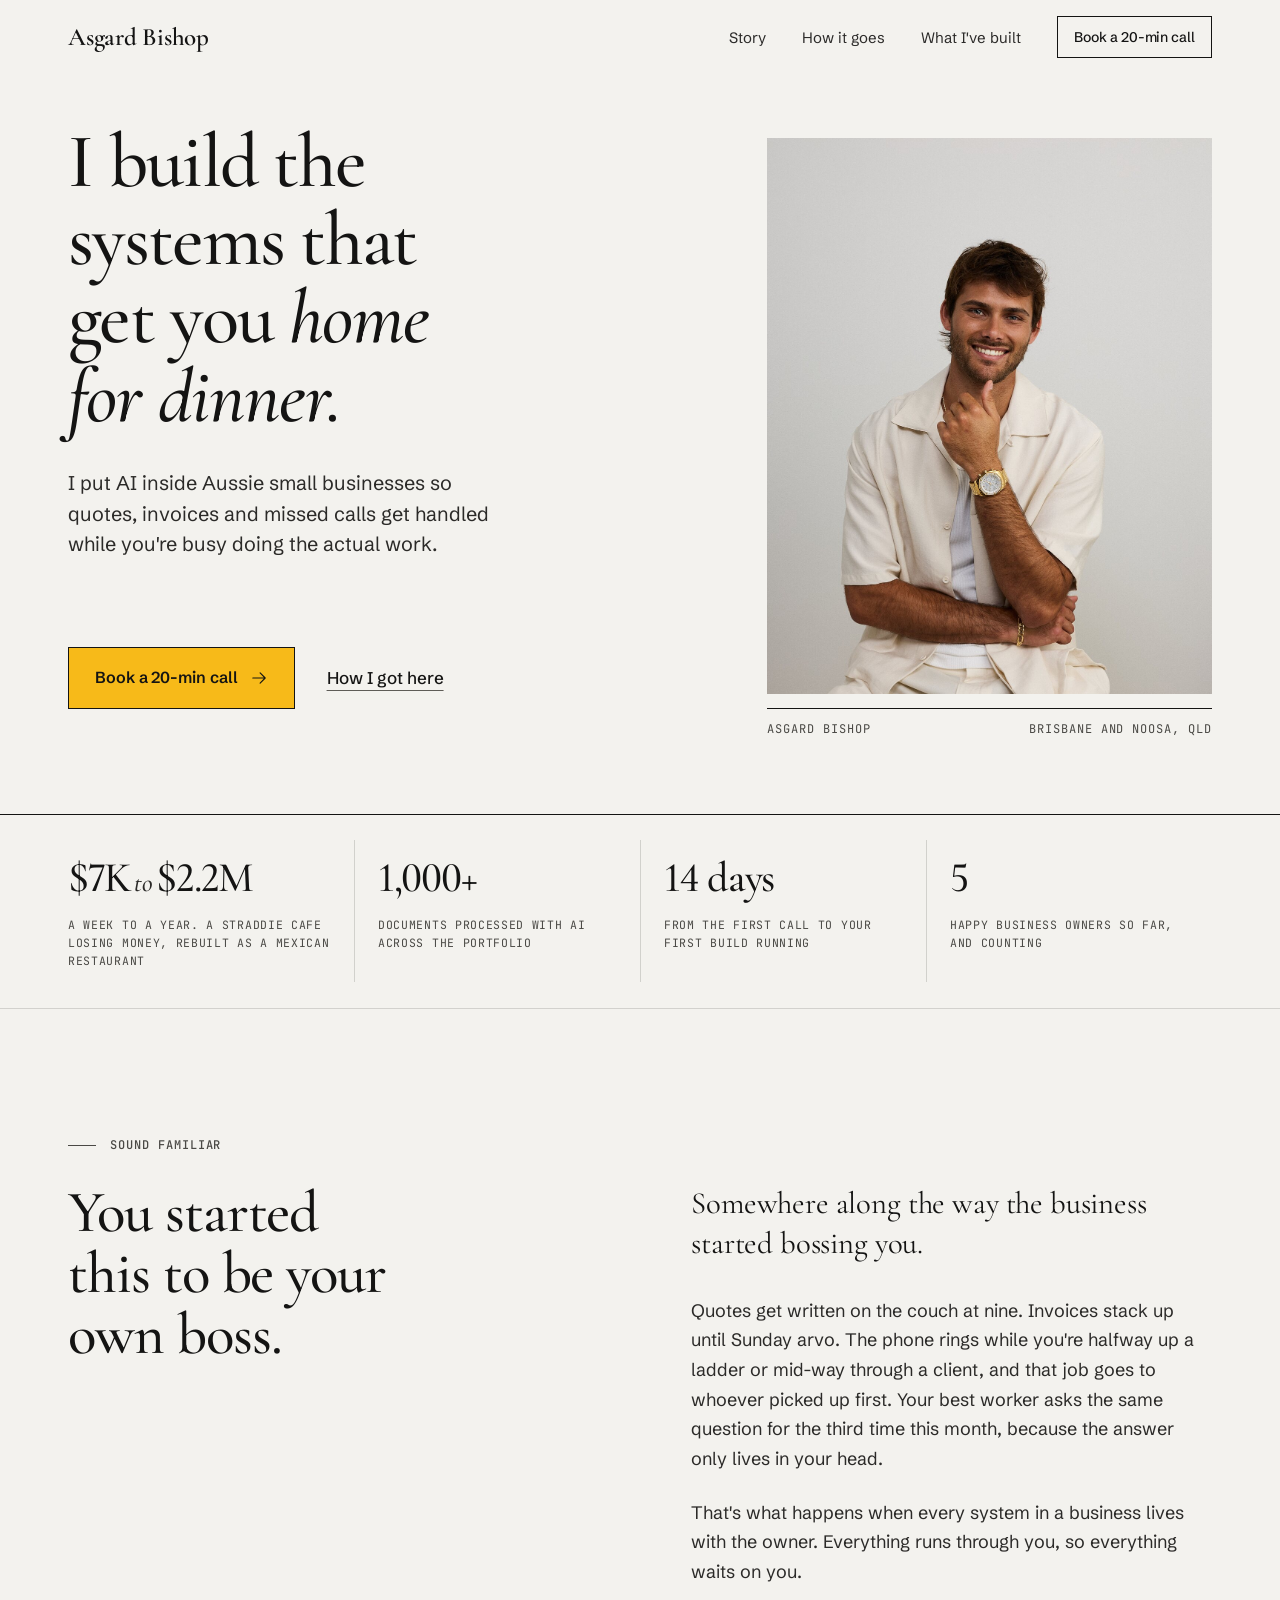
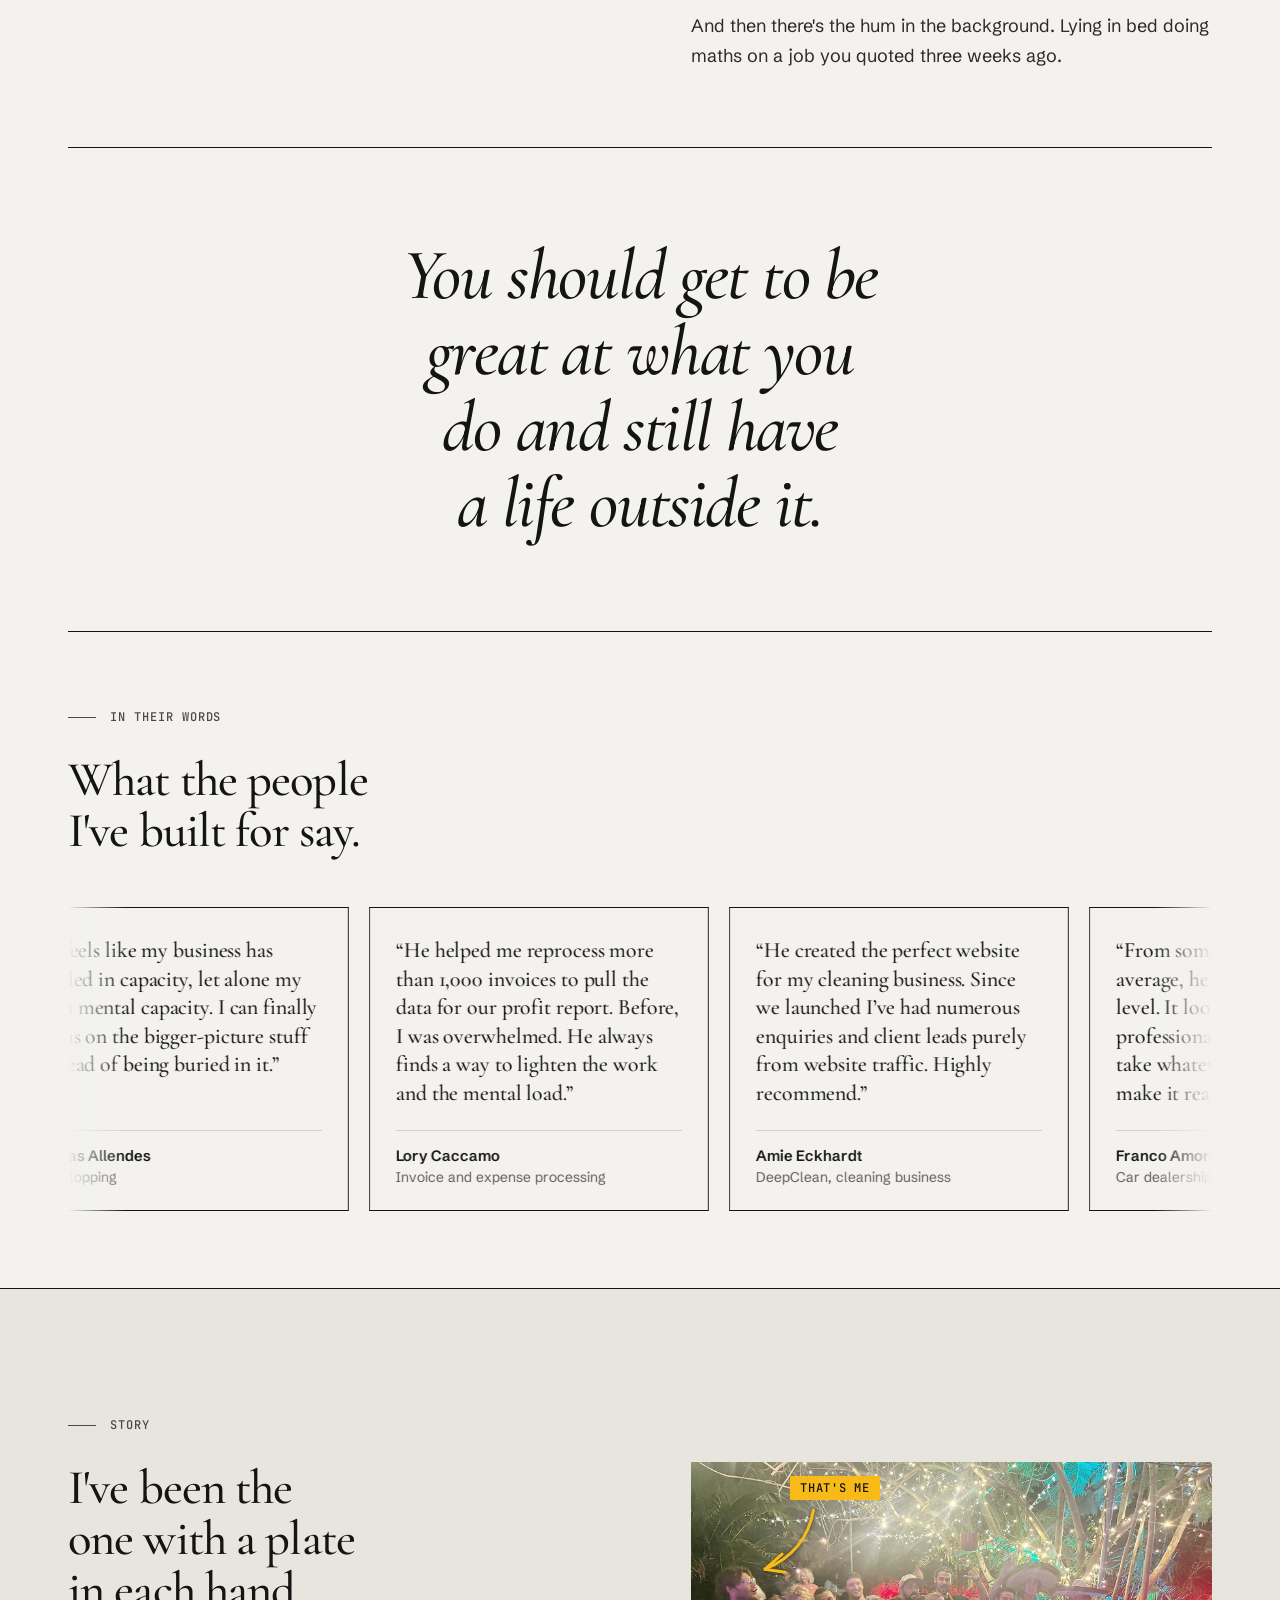
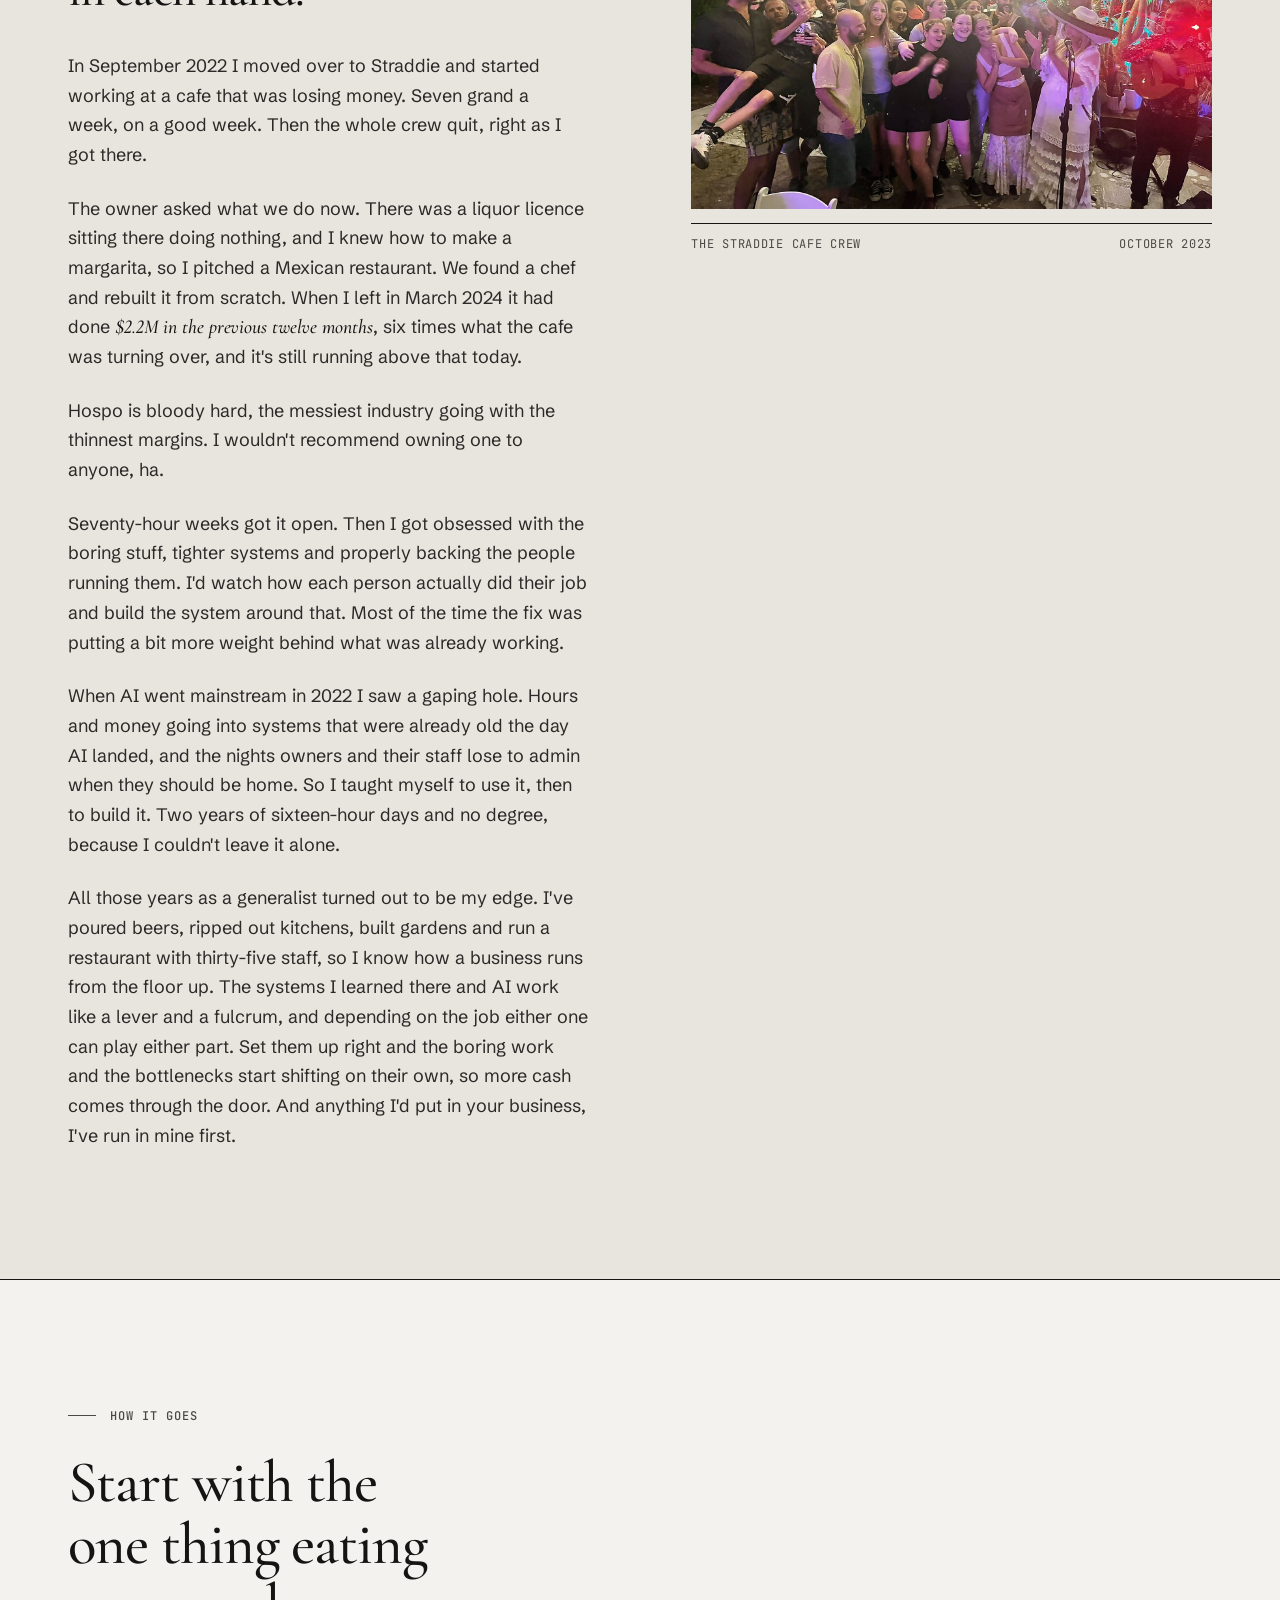
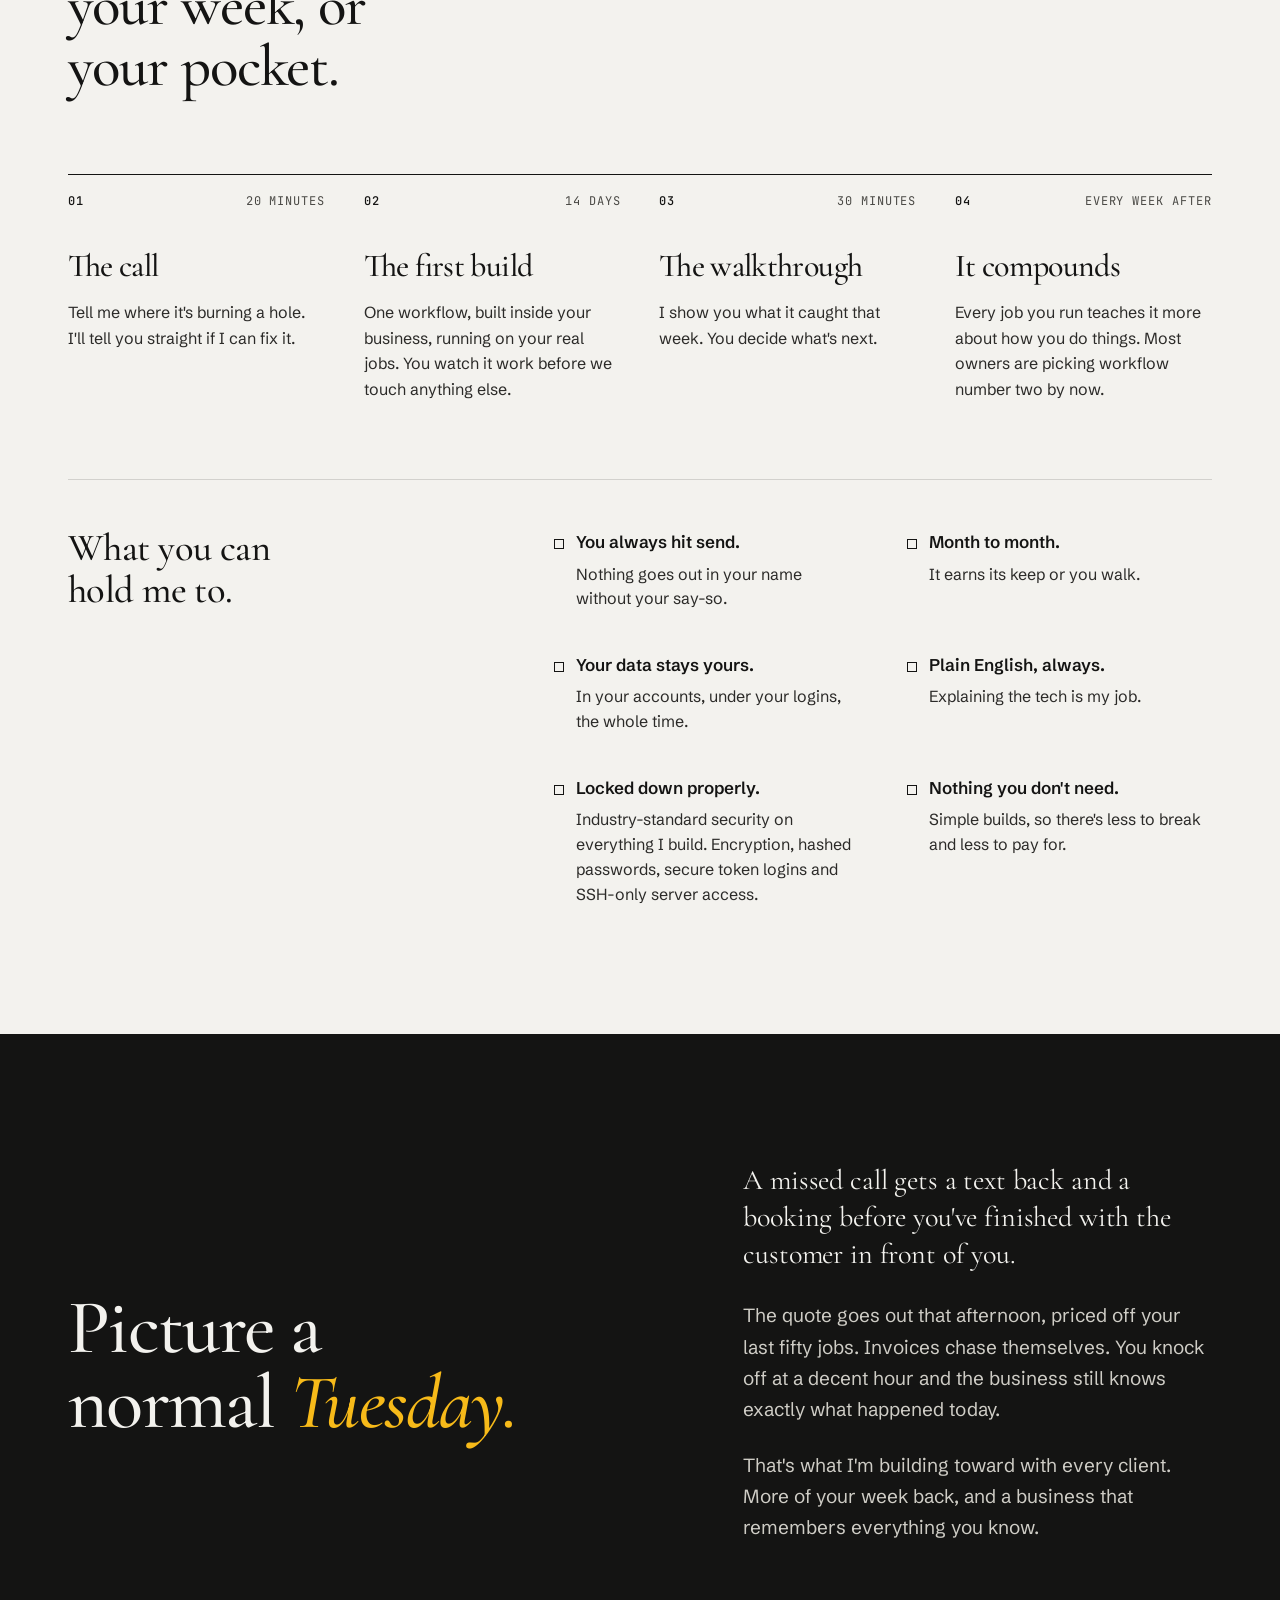
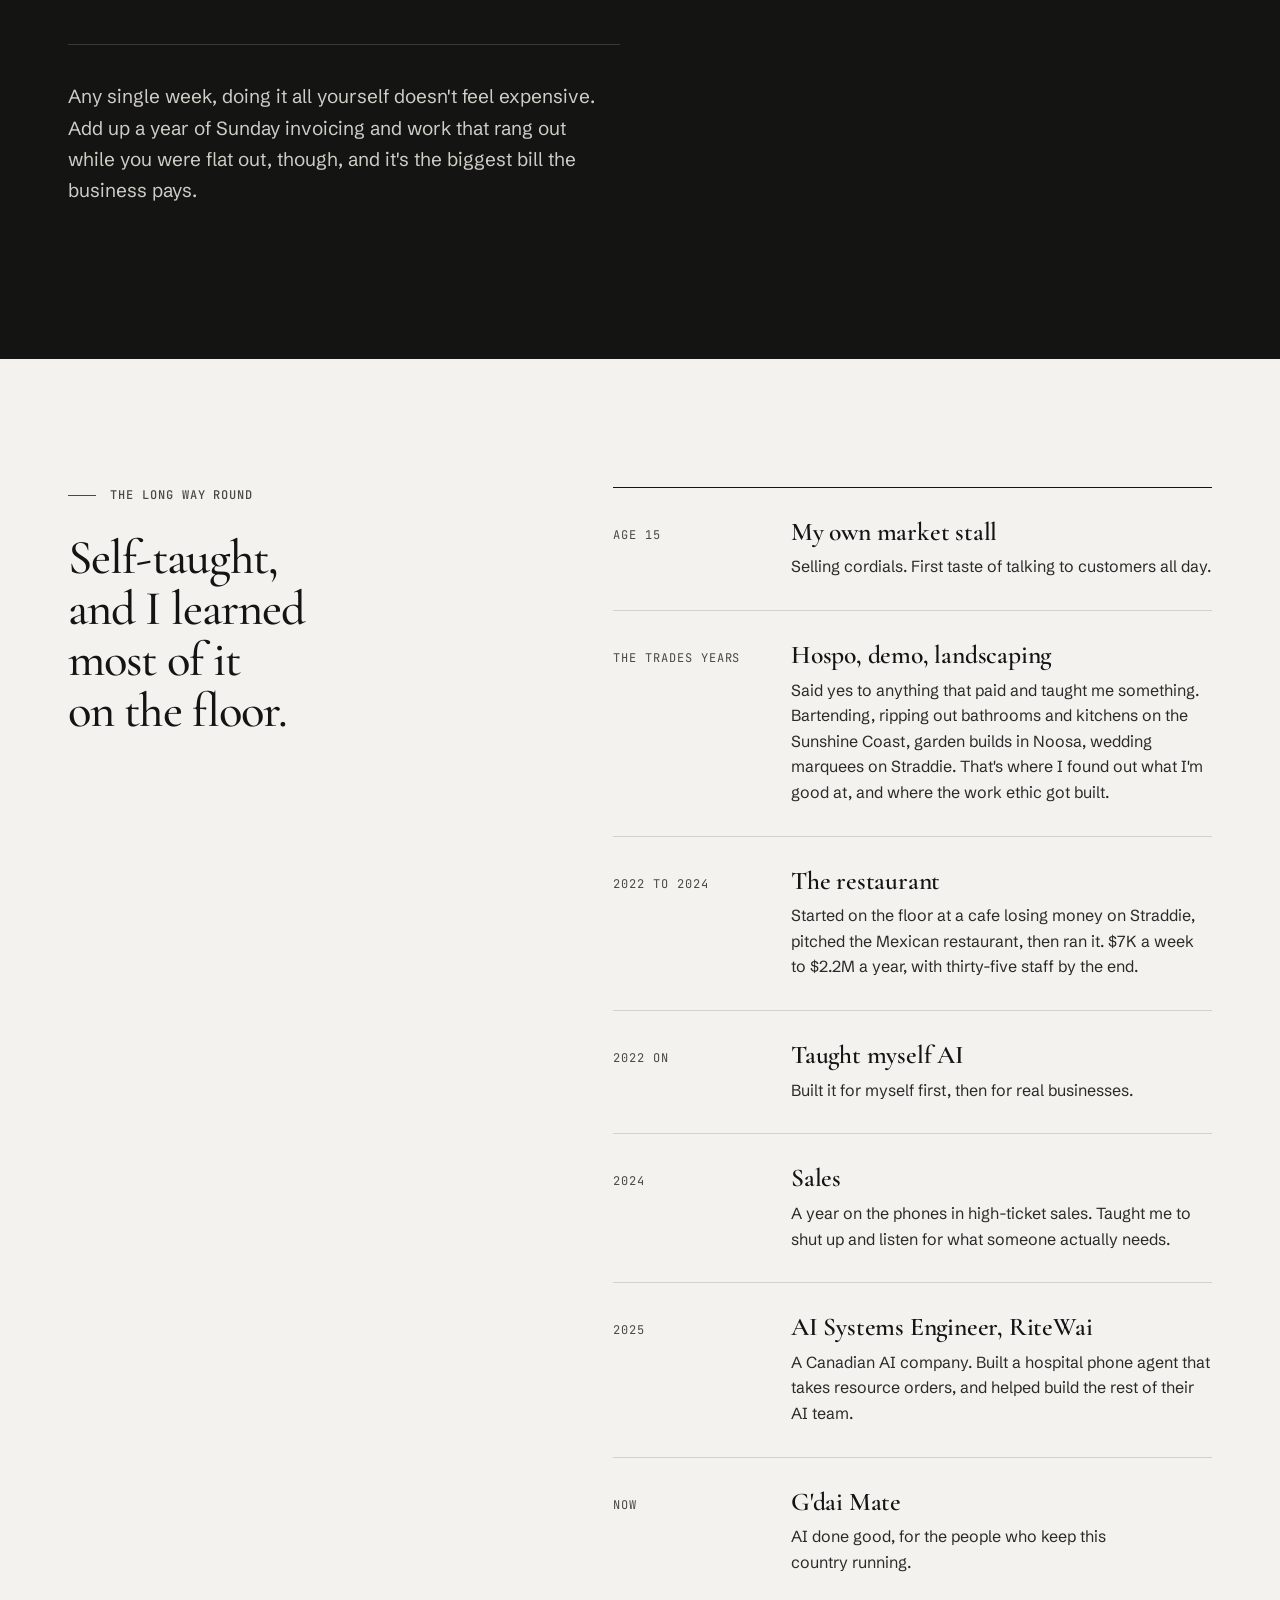
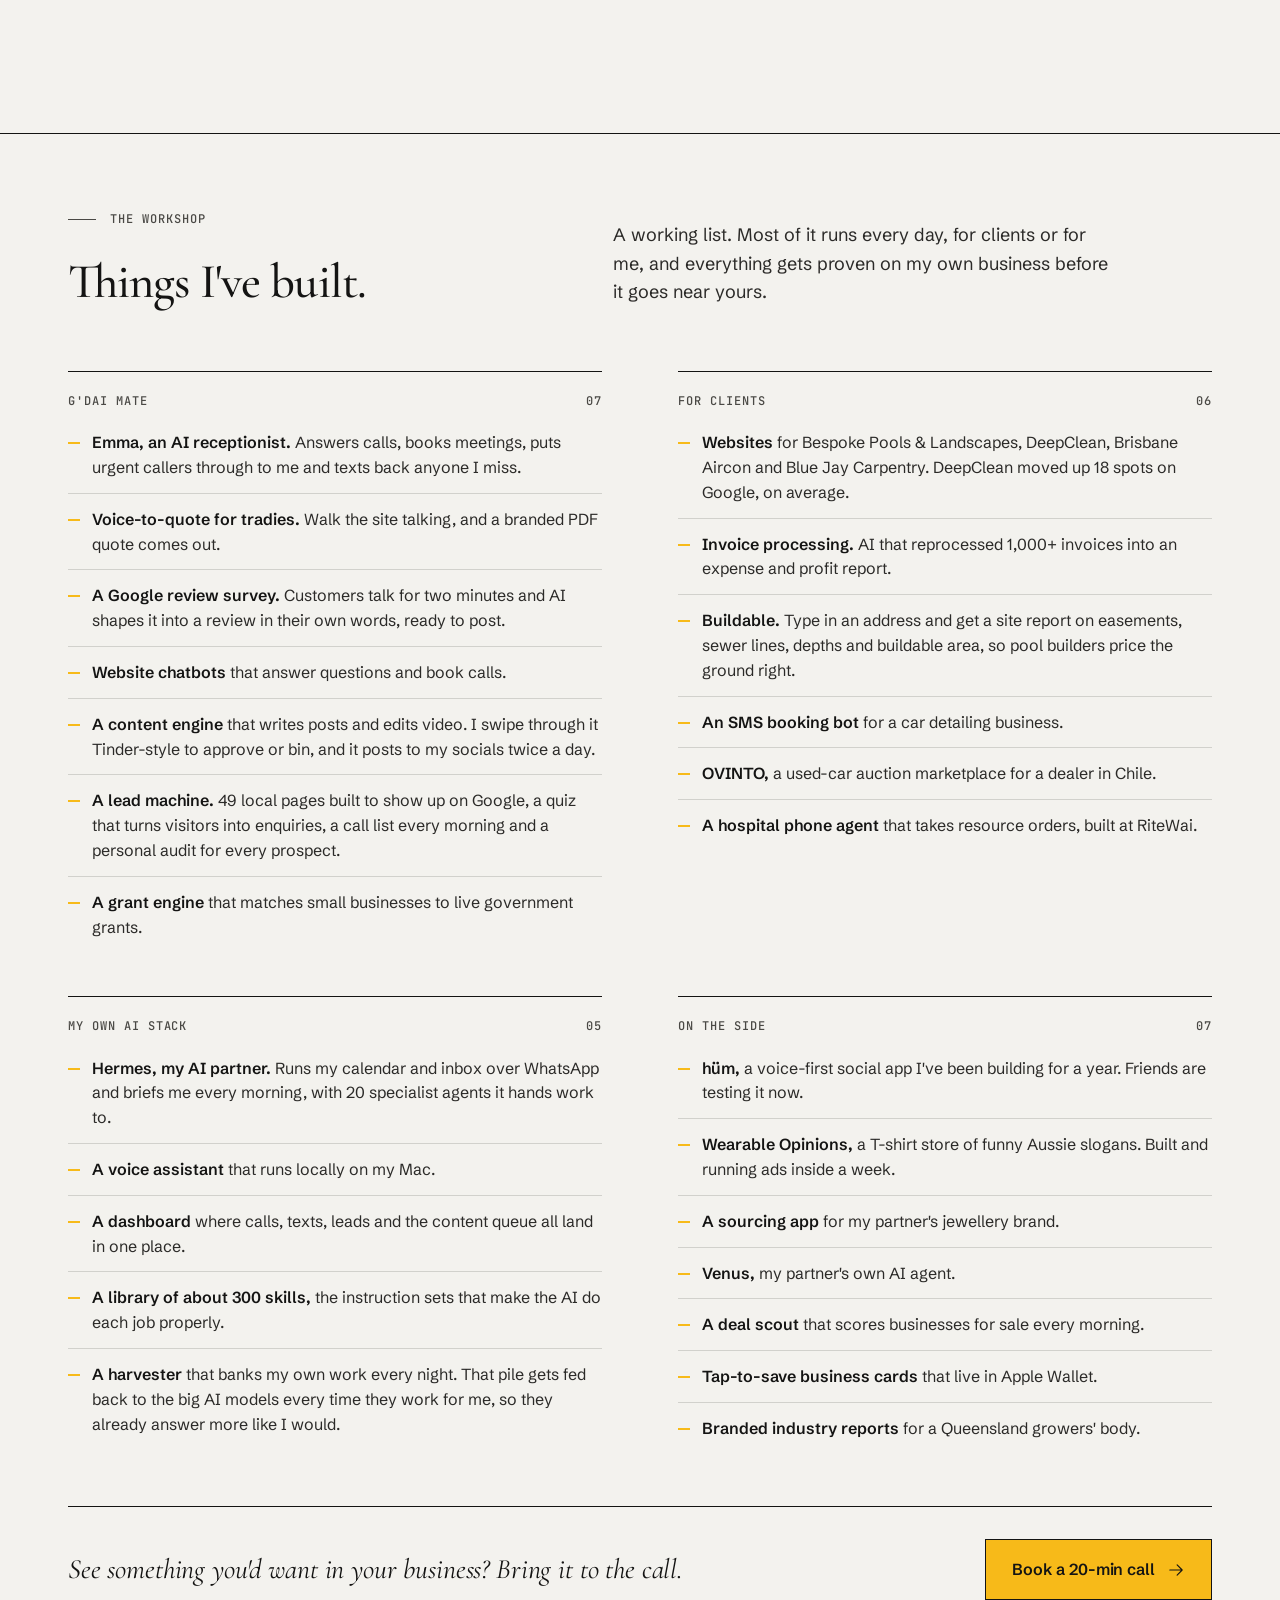
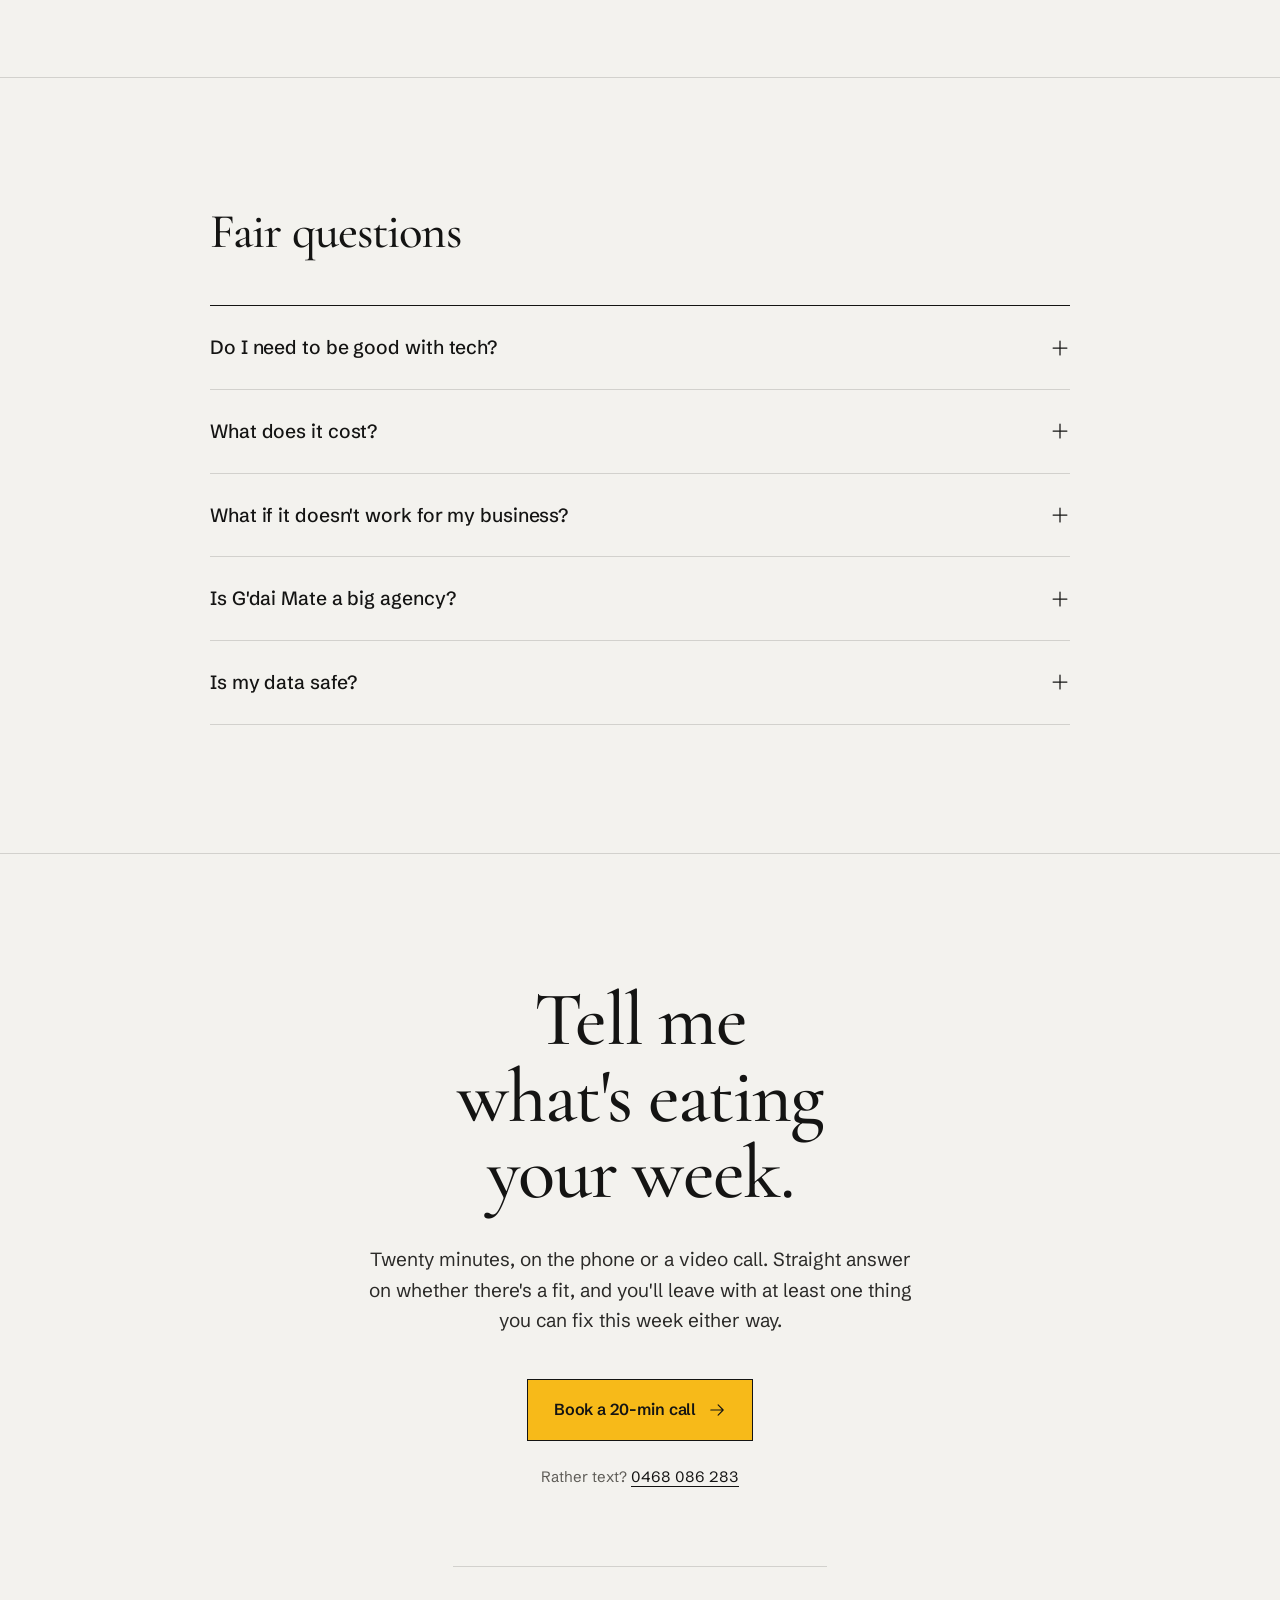
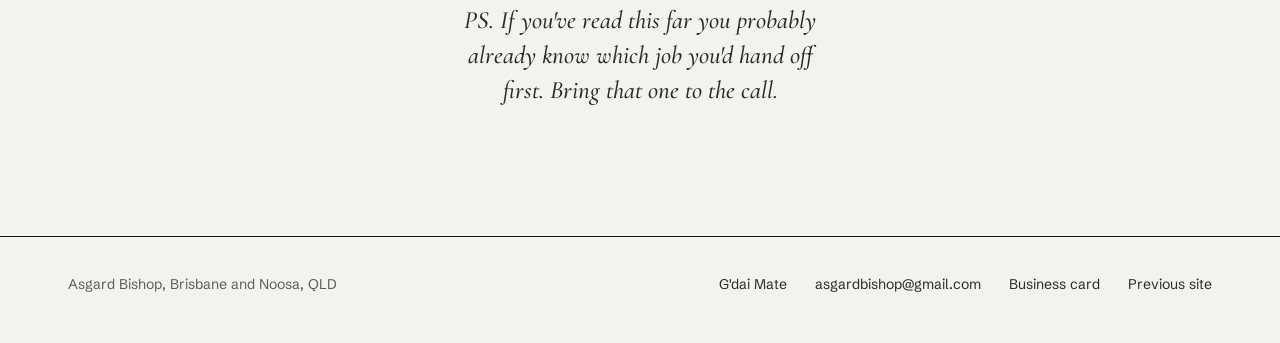
<file: index.html>
<!doctype html>
<html lang="en-AU">
<script>document.documentElement.className="js"</script>
<head>
<meta charset="utf-8">
<meta name="viewport" content="width=device-width, initial-scale=1">
<title>Asgard Bishop | AI systems that get small business owners home for dinner</title>
<meta name="description" content="I build AI into Aussie small businesses so the quotes and missed calls stop eating your nights. Helped turn a Straddie cafe losing money into a restaurant doing $2.2M a year. Now I build the systems through G'dai Mate.">
<link rel="canonical" href="https://asgardbishop.com/">
<meta property="og:type" content="profile">
<meta property="og:title" content="Asgard Bishop | I build the systems that get you home for dinner">
<meta property="og:description" content="AI inside Aussie small businesses, so the quotes, invoices and missed calls get handled while you're on the tools.">
<meta property="og:url" content="https://asgardbishop.com/">
<meta property="og:image" content="https://asgardbishop.com/photo.jpg">
<meta name="twitter:card" content="summary_large_image">
<meta name="theme-color" content="#F3F2EE">
<link rel="icon" href="/favicon.ico" sizes="any">
<link rel="icon" type="image/png" sizes="32x32" href="/favicon-32.png">
<link rel="apple-touch-icon" href="/apple-touch-icon.png">
<link rel="preload" as="image" href="photo.jpg">
<link rel="preconnect" href="https://fonts.googleapis.com">
<link rel="preconnect" href="https://fonts.gstatic.com" crossorigin>
<link href="https://fonts.googleapis.com/css2?family=Cormorant+Garamond:ital,wght@0,500;0,600;1,500&family=Schibsted+Grotesk:wght@400;500;600&family=JetBrains+Mono:wght@400;500&display=swap" rel="stylesheet">
<script type="application/ld+json">
{
  "@context": "https://schema.org",
  "@graph": [
    {
      "@type": "Person",
      "@id": "https://asgardbishop.com/#asgard",
      "name": "Asgard Bishop",
      "url": "https://asgardbishop.com/",
      "image": "https://asgardbishop.com/photo.jpg",
      "jobTitle": "Founder",
      "description": "Self-taught AI builder who puts AI systems inside Australian small businesses. Former manager of a Stradbroke Island cafe that grew from $7K a week to $2.2M a year.",
      "worksFor": { "@id": "https://gdaimate.com/#org" },
      "address": { "@type": "PostalAddress", "addressLocality": "Brisbane", "addressRegion": "QLD", "addressCountry": "AU" },
      "knowsAbout": ["AI automation for small business", "Small business operations", "Hospitality management", "AI receptionists", "Business systems"],
      "sameAs": ["https://gdaimate.com/"]
    },
    {
      "@type": "Organization",
      "@id": "https://gdaimate.com/#org",
      "name": "G'dai Mate",
      "url": "https://gdaimate.com/",
      "founder": { "@id": "https://asgardbishop.com/#asgard" },
      "areaServed": "AU"
    },
    {
      "@type": "FAQPage",
      "mainEntity": [
        { "@type": "Question", "name": "Do I need to be good with tech?", "acceptedAnswer": { "@type": "Answer", "text": "No. If you can send a text, you're set. It works the way you already work, then makes it lighter." } },
        { "@type": "Question", "name": "What does it cost?", "acceptedAnswer": { "@type": "Answer", "text": "Websites from $1,800. Monthly systems from $497 + GST. You get a real number on the call once Asgard knows what you need." } },
        { "@type": "Question", "name": "What if it doesn't work for my business?", "acceptedAnswer": { "@type": "Answer", "text": "Month to month, no lock-in. If it isn't earning its keep, you walk, and everything built stays in your accounts." } },
        { "@type": "Question", "name": "Is G'dai Mate a big agency?", "acceptedAnswer": { "@type": "Answer", "text": "G'dai Mate is Asgard's business. When you book, you're talking to him, and he's the one building it." } },
        { "@type": "Question", "name": "Is my data safe?", "acceptedAnswer": { "@type": "Answer", "text": "It lives in your accounts under your logins. Nothing is kept when the work is done." } }
      ]
    }
  ]
}
</script>
<style>
:root{
  --paper:#F3F2EE; --paper-2:#E8E5DE; --ink:#141413; --ink-2:#2B2A28; --ink-3:#5E5C57;
  --rule:rgba(20,20,19,.15); --rule-dark:#3A3936; --pop:#F7BA19; --ink-lab:#4A4945; --band:#EDEBE6;
  --serif:"Cormorant Garamond",Georgia,serif; --sans:"Schibsted Grotesk",system-ui,sans-serif; --mono:"JetBrains Mono",ui-monospace,monospace;
  --wrap:1240px; --gut:clamp(20px,4vw,48px);
  /* type scale: display, section, sub */
  --t-display:clamp(46px,6vw,88px);
  --t-h2:clamp(38px,4.6vw,64px);
  --t-h2s:clamp(34px,3.8vw,52px);
  --sec:clamp(96px,10vw,160px);
  --sec-in:clamp(56px,6vw,88px);
  --ease:cubic-bezier(.16,1,.3,1);
}
*{box-sizing:border-box;margin:0;padding:0}
html{background:var(--paper);color:var(--ink);-webkit-text-size-adjust:100%;scroll-behavior:smooth;scroll-padding-top:88px;scrollbar-color:var(--ink-3) var(--paper)}
body{font-family:var(--sans);font-size:17px;line-height:1.6;background:var(--paper);-webkit-font-smoothing:antialiased;-moz-osx-font-smoothing:grayscale;text-rendering:optimizeLegibility;font-kerning:normal;caret-color:var(--ink)}
img{display:block;max-width:100%}
a{color:inherit}
::selection{background:var(--pop);color:var(--ink)}
.wrap{max-width:var(--wrap);margin:0 auto;padding:0 var(--gut)}
h1,h2,h3{text-wrap:balance;font-feature-settings:"kern","liga"}
p{text-wrap:pretty}
.kicker.kicker.kicker{display:flex;line-height:1.4;max-width:none;align-items:center;gap:14px;font-family:var(--mono);font-size:12px;font-weight:500;letter-spacing:.08em;text-transform:uppercase;color:var(--ink-lab);margin-bottom:28px}
.kicker.kicker.kicker::before{content:"";width:28px;height:1px;background:currentColor;flex:none}
.skip{position:absolute;left:12px;top:-60px;z-index:20;background:var(--ink);color:var(--paper);padding:10px 16px;text-decoration:none}.skip:focus{top:12px}
:focus-visible{outline:2px solid var(--ink);outline-offset:3px}
.tuesday :focus-visible{outline-color:var(--pop)}

/* buttons: one shape system, all-sharp, flat */
.btn{display:inline-flex;align-items:center;gap:12px;white-space:nowrap;background:var(--pop);color:var(--ink);text-decoration:none;font-weight:600;font-size:16px;letter-spacing:-.005em;padding:17px 26px;border:1px solid var(--ink);transition:background-color .3s var(--ease),color .3s var(--ease)}
.btn svg{width:18px;height:18px;transition:transform .3s var(--ease)}
.btn:hover{background:var(--ink);color:var(--pop)}
.btn:hover svg{transform:translateX(4px)}
.btn:active{background:var(--ink-2)}
.btn.sm{padding:9px 16px;font-size:14px;font-weight:500;gap:8px;background:transparent;color:var(--ink);border-color:var(--ink)}
.btn.sm:hover{background:var(--ink);color:var(--paper)}
.link{font-weight:500;text-decoration:underline;text-underline-offset:6px;text-decoration-thickness:1px;text-decoration-color:var(--ink-3);transition:text-decoration-color .25s,text-decoration-thickness .25s}
.link:hover{text-decoration-color:var(--ink);text-decoration-thickness:2px}

/* nav */
nav{position:sticky;top:0;z-index:10;background:rgba(243,242,238,.94);backdrop-filter:blur(10px);-webkit-backdrop-filter:blur(10px);border-bottom:1px solid transparent;transition:border-color .3s}
nav.stuck{border-bottom-color:var(--rule)}
nav .wrap{height:72px;display:flex;align-items:center;justify-content:space-between;gap:24px}
.mark{font-family:var(--serif);font-size:25px;font-weight:600;text-decoration:none;letter-spacing:-.01em;line-height:1}
nav ul{display:flex;align-items:center;gap:36px;list-style:none}
nav ul a:not(.btn){position:relative;text-decoration:none;font-size:15px;color:var(--ink-2);transition:color .2s}
nav ul a:not(.btn)::after{content:"";position:absolute;left:0;right:0;bottom:-4px;height:1px;background:currentColor;transform:scaleX(0);transform-origin:left;transition:transform .3s var(--ease)}
nav ul a:not(.btn):hover{color:var(--ink)}
nav ul a:not(.btn):hover::after{transform:scaleX(1)}
@media (max-width:760px){nav ul li.hide-sm{display:none}nav .wrap{height:64px}.mark{font-size:22px}}

/* hero: asymmetric split */
.hero{--ph-top:clamp(48px,5vw,72px);--cap-h:28px;display:grid;grid-template-columns:7fr 5fr;align-items:stretch;max-width:var(--wrap);margin:0 auto;padding:0 var(--gut);gap:clamp(40px,6vw,96px)}
.hero-copy{display:flex;flex-direction:column;padding:calc(var(--ph-top) - var(--t-display) * .2) 0 calc(var(--sec-in) + var(--cap-h))}
.hero-copy .ctas{margin-top:auto}
.hero h1{font-family:var(--serif);font-weight:500;font-size:var(--t-display);line-height:1.02;letter-spacing:-.022em;max-width:13ch}
.hero h1 em{font-style:italic;letter-spacing:-.015em}
.hero p.sub{font-size:clamp(18px,1.55vw,21px);line-height:1.55;color:var(--ink-2);max-width:36ch;margin:32px 0 44px}
.hero h1{max-width:12ch}
.hero .ctas{display:flex;align-items:center;gap:32px;flex-wrap:wrap}
.hero-photo{position:relative;margin:var(--ph-top) 0 var(--sec-in);display:flex;flex-direction:column;align-self:start}
.hero-photo .frame{position:relative;aspect-ratio:4/5;background:#1b1b1a;overflow:hidden}
.hero-photo img{position:absolute;inset:0;width:100%;height:100%;object-fit:cover;object-position:50% 18%}
.hero-photo figcaption{display:flex;justify-content:space-between;gap:16px;margin-top:14px;padding-top:12px;border-top:1px solid var(--ink);font-family:var(--mono);font-size:12px;line-height:16px;letter-spacing:.08em;text-transform:uppercase;color:var(--ink-lab)}
@media (max-width:860px){
  .hero{grid-template-columns:1fr;min-height:auto;gap:0}
  .hero-copy{padding:44px 0 40px}
  .hero-copy .ctas{margin-top:0}
  .hero p.sub{margin:24px 0 32px}
  .hero .ctas{gap:20px 28px}
  .hero-photo{margin:0 0 48px}
  .hero-photo img{object-position:50% 12%}
}

/* proof rail: stat ledger */
.proof{border-top:1px solid var(--ink);border-bottom:1px solid var(--rule)}
.proof .wrap{display:grid;grid-template-columns:repeat(4,1fr)}
.stat{position:relative;padding:clamp(34px,3.4vw,48px) 24px clamp(30px,3vw,44px) 0}
.stat + .stat{padding-left:24px}
.stat + .stat::before{content:"";position:absolute;left:0;top:clamp(20px,2vw,28px);bottom:clamp(20px,2vw,28px);width:1px;background:var(--rule)}
.stat b{display:block;font-family:var(--serif);font-weight:500;font-size:clamp(38px,3.3vw,50px);line-height:.95;letter-spacing:-.03em;font-variant-numeric:lining-nums;white-space:nowrap}
.stat b i{font-style:italic;font-size:.62em;letter-spacing:0;padding:0 .12em;color:var(--ink-2)}
.stat span{display:block;margin-top:18px;font-family:var(--mono);font-size:11.5px;letter-spacing:.06em;text-transform:uppercase;color:var(--ink-lab);line-height:1.55;min-height:3.1em;max-width:40ch}
@media (max-width:960px){.proof .wrap{grid-template-columns:1fr 1fr}.stat{padding:28px 16px 26px 0}.stat + .stat{padding-left:16px}.stat:nth-child(3){padding-left:0}.stat:nth-child(3)::before{display:none}.stat:nth-child(n+3){border-top:1px solid var(--rule)}.stat b{font-size:clamp(34px,8vw,44px)}.stat span{height:auto;min-height:3.1em}}

section{padding:var(--sec) 0}

/* problem: magazine spread, rail + body on the story grid */
.problem .spread{display:grid;grid-template-columns:1fr 1fr;gap:clamp(48px,8vw,128px);align-items:start}
.problem .body{padding-top:calc(var(--t-h2) * .21 - clamp(26px,2.4vw,32px) * .34)}
.problem .rail{position:sticky;top:120px}
.problem h2{font-family:var(--serif);font-weight:500;font-size:var(--t-h2);line-height:1.04;letter-spacing:-.018em;max-width:12ch}
.problem .body p{font-size:18px;line-height:1.65;color:var(--ink-2);margin-bottom:24px;max-width:62ch}
.problem .body p:last-child{margin-bottom:0}
.problem .body p.lead{font-family:var(--serif);font-size:clamp(26px,2.4vw,32px);color:var(--ink);line-height:1.3;letter-spacing:-.005em;margin-bottom:32px}
.problem{padding-bottom:var(--sec-in)}
.problem .pull{margin:var(--sec-in) 0 0;padding:clamp(64px,7vw,104px) 0;border-top:1px solid var(--ink);border-bottom:1px solid var(--ink);color:var(--ink);font-family:var(--serif);font-style:italic;font-weight:500;font-size:clamp(48px,5.6vw,80px);line-height:1.06;letter-spacing:-.022em;text-wrap:balance;text-align:center}
.problem .pull span{display:block;max-width:19ch;margin:0 auto}
@media (max-width:860px){.problem .spread{grid-template-columns:1fr;gap:36px}.problem .rail{position:static}.problem .pull{font-size:clamp(40px,10vw,56px)}}

/* guide: story + quotes */
.guide{background:var(--paper-2);border-top:1px solid var(--ink);border-bottom:1px solid var(--ink)}
.guide .grid{display:grid;grid-template-columns:1fr 1fr;column-gap:clamp(48px,8vw,128px);align-items:start}
.guide .grid > .kicker{grid-column:1/-1}
.guide h2{font-family:var(--serif);font-weight:500;font-size:var(--t-h2s);line-height:1.05;letter-spacing:-.018em;margin-bottom:36px;max-width:14ch}
.guide .story p{color:var(--ink-2);margin-bottom:24px;font-size:18px;line-height:1.65;max-width:62ch}
.guide .story p:last-child{margin-bottom:0}
.guide .story p strong{color:var(--ink);font-family:var(--serif);font-style:italic;font-weight:500;font-size:1.1em;line-height:1;letter-spacing:-.005em;font-variant-numeric:lining-nums}
.crew{position:sticky;top:120px;margin:0}
.crew .shot{position:relative;aspect-ratio:3/2;background:#1b1b1a;overflow:hidden}
.crew img{position:absolute;inset:0;width:100%;height:100%;object-fit:cover}
.crew .arrow{position:absolute;inset:0;width:100%;height:100%;fill:none;stroke:var(--pop);stroke-width:3;stroke-linecap:round;stroke-linejoin:round;filter:drop-shadow(0 1px 2px rgba(0,0,0,.6))}
.crew .arrow path{vector-effect:non-scaling-stroke}
.crew .me{position:absolute;left:19%;top:4%;background:var(--pop);color:var(--ink);font-family:var(--mono);font-size:12px;font-weight:500;letter-spacing:.06em;text-transform:uppercase;padding:6px 10px;line-height:1}
.crew figcaption{display:flex;justify-content:space-between;gap:16px;margin-top:14px;padding-top:12px;border-top:1px solid var(--ink);font-family:var(--mono);font-size:12px;line-height:16px;letter-spacing:.06em;text-transform:uppercase;color:var(--ink-lab)}
@media (max-width:860px){.crew{position:static}.crew .me{font-size:10.5px;padding:5px 8px}}
.said{padding:0 0 var(--sec-in)}
.said .kicker{margin-bottom:20px}
.said h2{font-family:var(--serif);font-weight:500;font-size:var(--t-h2s);line-height:1.05;letter-spacing:-.018em;margin-bottom:clamp(36px,4vw,56px);max-width:16ch}
.said-row{display:flex;overflow:hidden;-webkit-mask-image:linear-gradient(90deg,transparent,#000 5%,#000 95%,transparent);mask-image:linear-gradient(90deg,transparent,#000 5%,#000 95%,transparent)}
.said-track{display:flex;flex:none;animation:saidloop 80s linear infinite}
.js .said-track{animation:none}
.js .said-card{will-change:transform}
.said-set{display:flex;flex:none}
.said-card{flex:0 0 340px;width:340px;margin-right:20px;display:flex;flex-direction:column;border:1px solid var(--ink);background:var(--paper);padding:28px 26px 22px}
.said-card blockquote{font-family:var(--serif);font-weight:500;font-size:22px;line-height:1.3;letter-spacing:-.005em;color:var(--ink);flex:1;margin:0 0 22px}
.said-card figcaption{font-size:14px;color:var(--ink-3);line-height:1.5;padding-top:14px;border-top:1px solid var(--rule)}
.said-card figcaption b{display:block;color:var(--ink);font-weight:600;font-size:15px}
@keyframes saidloop{from{transform:translate3d(0,0,0)}to{transform:translate3d(-50%,0,0)}}
@media (hover:hover){.said-row:hover .said-track{animation-play-state:paused}}
@media (max-width:560px){.said-card{flex-basis:280px;width:280px;padding:24px 20px 18px}.said-card blockquote{font-size:20px}}
@media (prefers-reduced-motion:reduce){.said-track{animation:none}.said-set[aria-hidden]{display:none}.said-row{overflow-x:auto;mask-image:none;-webkit-mask-image:none}}
@media (max-width:860px){.guide .grid{grid-template-columns:1fr;row-gap:56px}.guide .grid > .kicker{margin-bottom:-28px}}

/* plan: four-step row + rules */
.plan h2{font-family:var(--serif);font-weight:500;font-size:var(--t-h2);line-height:1.04;letter-spacing:-.018em;max-width:16ch;margin-bottom:var(--sec-in)}
.steps{display:grid;grid-template-columns:repeat(4,1fr);border-top:1px solid var(--ink)}
.steps{column-gap:clamp(28px,3vw,48px)}
.step{grid-row:span 3;display:grid;grid-template-rows:subgrid;row-gap:0;grid-template-columns:auto 1fr;grid-template-areas:"n t" "h h" "p p";align-items:start;column-gap:16px;padding:18px 0 0}
.step .n{grid-area:n;font-family:var(--mono);font-size:12px;line-height:16px;font-weight:500;letter-spacing:.08em;color:var(--ink)}
.step .t{grid-area:t;justify-self:end;font-family:var(--mono);font-size:12px;line-height:16px;letter-spacing:.08em;text-transform:uppercase;color:var(--ink-lab)}
.step h3{grid-area:h;align-self:start;font-family:var(--serif);font-weight:500;font-size:clamp(30px,2.5vw,36px);line-height:1.04;letter-spacing:-.02em;margin:40px 0 18px}
.step p:not(.t){grid-area:p;font-size:16px;line-height:1.6;color:var(--ink-2);max-width:30ch}
@media (max-width:960px){.steps{grid-template-columns:1fr 1fr;row-gap:48px}}
@media (max-width:560px){.steps{grid-template-columns:1fr;row-gap:0;border-top:0}.step{padding:18px 0 32px;border-top:1px solid var(--ink)}.step + .step{border-top-color:var(--rule)}.step h3{margin:24px 0 12px}}
.rules{margin-top:var(--sec-in);padding-top:48px;border-top:1px solid var(--rule);display:grid;grid-template-columns:.8fr 1.2fr;gap:48px;align-items:start}
.rules h3{font-family:var(--serif);font-weight:500;font-size:clamp(30px,3vw,42px);line-height:1.08;letter-spacing:-.015em;max-width:12ch}
.rules ul{list-style:none;display:grid;grid-template-columns:1fr 1fr;gap:40px 48px}
.rules li{padding-left:22px;position:relative}
.rules li::before{content:"";position:absolute;left:0;top:.62em;width:8px;height:8px;border:1px solid var(--ink)}
.rules li b{display:block;font-weight:600;font-size:17px;margin-bottom:6px}
.rules li span{display:block;color:var(--ink-2);font-size:16px;line-height:1.55}
@media (max-width:860px){.rules{grid-template-columns:1fr;gap:36px}.rules ul{grid-template-columns:1fr;gap:28px}}

/* success: the one deliberate ink block */
.tuesday{background:var(--ink);color:var(--paper)}
.tuesday .grid{display:grid;grid-template-columns:1.1fr .9fr;gap:clamp(48px,8vw,128px);align-items:center}
.tuesday h2{font-family:var(--serif);font-weight:500;font-size:var(--t-display);line-height:.98;letter-spacing:-.022em}
.tuesday h2 em{color:var(--pop);font-style:italic}
.tuesday p{font-size:19px;line-height:1.65;color:#CFCDC6;margin-bottom:24px;max-width:46ch}
.tuesday p.big{font-family:var(--serif);font-size:clamp(25px,2.2vw,30px);line-height:1.3;letter-spacing:-.005em;color:var(--paper);margin-bottom:28px}
.stakes{margin-top:var(--sec-in);padding-top:36px;border-top:1px solid var(--rule-dark);max-width:62ch;font-size:18px;line-height:1.65;color:#A9A7A0}
@media (max-width:860px){.tuesday .grid{grid-template-columns:1fr;gap:40px}}

/* road: ledger timeline */
.road .grid{display:grid;grid-template-columns:.85fr 1.15fr;gap:clamp(48px,8vw,128px)}
.road h2{font-family:var(--serif);font-weight:500;font-size:var(--t-h2s);line-height:1.05;letter-spacing:-.018em;max-width:13ch}
.road .head{position:sticky;top:120px;align-self:start}
.ledger{list-style:none;border-top:1px solid var(--ink)}
.ledger li{display:grid;grid-template-columns:150px 1fr;gap:28px;padding:30px 0}
.ledger li + li{border-top:1px solid var(--rule)}
.ledger .when{font-family:var(--mono);font-size:12px;letter-spacing:.08em;text-transform:uppercase;color:var(--ink-lab);padding-top:8px}
.ledger b{display:block;font-family:var(--serif);font-weight:600;font-size:clamp(23px,2vw,27px);line-height:1.12;letter-spacing:-.008em;margin-bottom:8px;font-variant-numeric:lining-nums}
.ledger p{color:var(--ink-2);font-size:16px;line-height:1.6;max-width:56ch}
@media (max-width:860px){.road .grid{grid-template-columns:1fr}.road .head{position:static}.ledger li{grid-template-columns:1fr;gap:8px;padding:24px 0}.ledger .when{padding-top:0}}

/* faq: accordion */
.built{border-top:1px solid var(--ink);padding:var(--sec-in) 0}
.built .top{display:grid;grid-template-columns:.85fr 1.15fr;gap:clamp(48px,8vw,128px);align-items:end;margin-bottom:clamp(40px,5vw,64px)}
.built h2{font-family:var(--serif);font-weight:500;font-size:var(--t-h2s);line-height:1.05;letter-spacing:-.018em;max-width:13ch}
.built .intro{font-size:18px;line-height:1.6;color:var(--ink-2);max-width:46ch}
.shelf{display:grid;grid-template-columns:1fr 1fr;column-gap:clamp(40px,6vw,96px)}
.bin{border-top:1px solid var(--ink);padding:20px 0 44px}
.bin h3{display:flex;justify-content:space-between;font-family:var(--mono);font-size:12px;font-weight:500;letter-spacing:.08em;text-transform:uppercase;color:var(--ink-lab);margin-bottom:6px}
.bin ul{list-style:none}
.bin li{position:relative;padding:13px 0 13px 24px;font-size:16px;line-height:1.55;color:var(--ink-2)}
.bin li + li{border-top:1px solid var(--rule)}
.bin li::before{content:"";position:absolute;left:0;top:25px;width:12px;height:2px;background:var(--pop)}
.bin li b{color:var(--ink);font-weight:600}
.built .more{display:flex;align-items:center;justify-content:space-between;flex-wrap:wrap;gap:20px 32px;margin-top:8px;padding-top:32px;border-top:1px solid var(--ink)}
.built .more p{font-family:var(--serif);font-style:italic;font-size:clamp(23px,2.2vw,28px);line-height:1.25;letter-spacing:-.005em;color:var(--ink)}
@media (max-width:860px){.built .top{grid-template-columns:1fr;gap:20px}.shelf{grid-template-columns:1fr}.bin{padding-bottom:32px}}
.faq{border-top:1px solid var(--rule)}
.faq .col{max-width:860px;margin:0 auto}
.faq h2{font-family:var(--serif);font-weight:500;font-size:var(--t-h2s);line-height:1.05;letter-spacing:-.018em;margin-bottom:48px}
.faq details{border-top:1px solid var(--rule)}
.faq details:first-of-type{border-top-color:var(--ink)}
.faq details:last-child{border-bottom:1px solid var(--rule)}
.faq summary{list-style:none;cursor:pointer;display:flex;justify-content:space-between;align-items:center;gap:24px;padding:26px 0;font-size:clamp(18px,1.5vw,20px);font-weight:500;letter-spacing:-.005em;transition:color .2s}
.faq summary:hover{color:var(--ink-2)}
.faq summary::-webkit-details-marker{display:none}
.faq summary svg{width:20px;height:20px;flex:none;transition:transform .35s var(--ease)}
.faq details[open] summary svg{transform:rotate(45deg)}
.faq details p{padding:0 56px 30px 0;color:var(--ink-2);font-size:17px;line-height:1.65;max-width:62ch}

/* close: centred manifesto */
.close{text-align:center;border-top:1px solid var(--rule)}
.close h2{font-family:var(--serif);font-weight:500;font-size:var(--t-display);line-height:1;letter-spacing:-.022em;max-width:13ch;margin:0 auto 32px}
.close p.body{font-size:19px;line-height:1.6;color:var(--ink-2);max-width:46ch;margin:0 auto 44px}
.close .alt{margin-top:24px;font-size:15px;color:var(--ink-3)}
.close .alt a{color:var(--ink);text-underline-offset:4px;font-variant-numeric:tabular-nums}
.ps{max-width:34ch;margin:var(--sec-in) auto 0;padding-top:36px;border-top:1px solid var(--rule);font-family:var(--serif);font-style:italic;font-weight:500;font-size:clamp(22px,2vw,25px);line-height:1.4;color:var(--ink-2)}

footer{border-top:1px solid var(--ink);padding:36px 0 48px;font-size:14px;color:var(--ink-3)}
footer .wrap{display:flex;justify-content:space-between;align-items:baseline;gap:16px 24px;flex-wrap:wrap}
footer ul{list-style:none;display:flex;gap:8px 28px;flex-wrap:wrap}
footer a{text-decoration:none;color:var(--ink-2)}
footer a:hover{color:var(--ink);text-decoration:underline;text-underline-offset:4px}

/* motion: reveal in reading order, honours reduced motion */
@media (prefers-reduced-motion:no-preference){
  .js .rv{opacity:0;transform:translateY(20px);transition:opacity .9s var(--ease),transform .9s var(--ease);transition-delay:calc(var(--i,0) * 90ms)}
  .rv.in{opacity:1;transform:none}
  .js .hero-photo img{transform:scale(1.06);transition:transform 1.6s var(--ease)}
  .hero-photo.in img{transform:scale(1)}
}
</style>
</head>
<body>
<a class="skip" href="#main">Skip to content</a>

<nav id="nav" aria-label="Main">
  <div class="wrap">
    <a class="mark" href="/">Asgard Bishop</a>
    <ul>
      <li class="hide-sm"><a href="#story">Story</a></li>
      <li class="hide-sm"><a href="#how">How it goes</a></li>
      <li class="hide-sm"><a href="#built">What I've built</a></li>
      <li><a class="btn sm" href="https://gdaimate.com/book?utm_source=asgardbishop&utm_medium=referral&utm_content=nav">Book a 20-min call</a></li>
    </ul>
  </div>
</nav>

<main id="main">
<header class="hero">
  <div class="hero-copy">
    <h1 class="rv">I build the systems that get you <em>home for dinner.</em></h1>
    <p class="sub rv" style="--i:1">I put AI inside Aussie small businesses so quotes, invoices and missed calls get handled while you're busy doing the actual work.</p>
    <div class="ctas rv" style="--i:2">
      <a class="btn" href="https://gdaimate.com/book?utm_source=asgardbishop&utm_medium=referral&utm_content=hero">Book a 20-min call <svg viewBox="0 0 256 256" fill="currentColor" aria-hidden="true"><path d="M221.66,133.66l-72,72a8,8,0,0,1-11.32-11.32L196.69,136H40a8,8,0,0,1,0-16H196.69L138.34,61.66a8,8,0,0,1,11.32-11.32l72,72A8,8,0,0,1,221.66,133.66Z"/></svg></a>
      <a class="link" href="#story">How I got here</a>
    </div>
  </div>
  <figure class="hero-photo rv" style="--i:1">
    <div class="frame"><img src="photo.jpg" alt="Asgard Bishop in a cream linen shirt, smiling, hand resting at his chin, against a pale studio wall" width="1200" height="1799" fetchpriority="high"></div>
    <figcaption><span>Asgard Bishop</span><span>Brisbane and Noosa, QLD</span></figcaption>
  </figure>
</header>

<div class="proof" aria-label="Track record">
  <div class="wrap">
    <div class="stat rv"><b>$7K<i>to</i>$2.2M</b><span>a week to a year. A Straddie cafe losing money, rebuilt as a Mexican restaurant</span></div>
    <div class="stat rv" style="--i:1"><b>1,000+</b><span>documents processed with AI across the portfolio</span></div>
    <div class="stat rv" style="--i:2"><b>14 days</b><span>from the first call to your first build running</span></div>
    <div class="stat rv" style="--i:3"><b>5</b><span>happy business owners so far, and counting</span></div>
  </div>
</div>

<section class="problem">
  <div class="wrap">
    <p class="kicker rv">Sound familiar</p>
    <div class="spread">
      <div class="rail">
        <h2 class="rv">You started this to be your own boss.</h2>
      </div>
      <div class="body">
        <p class="lead rv">Somewhere along the way the business started bossing you.</p>
        <p class="rv">Quotes get written on the couch at nine. Invoices stack up until Sunday arvo. The phone rings while you're halfway up a ladder or mid-way through a client, and that job goes to whoever picked up first. Your best worker asks the same question for the third time this month, because the answer only lives in your head.</p>
        <p class="rv">That's what happens when every system in a business lives with the owner. Everything runs through you, so everything waits on you.</p>
        <p class="rv">And then there's the hum in the background. Lying in bed doing maths on a job you quoted three weeks ago.</p>
      </div>
    </div>
    <p class="pull rv"><span>You should get to be great at what you do and still have a life outside it.</span></p>
  </div>
</section>

<section class="said" aria-label="Client reviews">
  <div class="wrap">
    <p class="kicker rv">In their words</p>
    <h2 class="rv">What the people I've built for say.</h2>
    <div class="said-row rv">
      <div class="said-track"><div class="said-set"><figure class="said-card"><blockquote>&ldquo;It feels like my business has tripled in capacity, let alone my own mental capacity. I can finally focus on the bigger-picture stuff instead of being buried in it.&rdquo;</blockquote><figcaption><b>Matias Allendes</b>Tree lopping</figcaption></figure><figure class="said-card"><blockquote>&ldquo;He helped me reprocess more than 1,000 invoices to pull the data for our profit report. Before, I was overwhelmed. He always finds a way to lighten the work and the mental load.&rdquo;</blockquote><figcaption><b>Lory Caccamo</b>Invoice and expense processing</figcaption></figure><figure class="said-card"><blockquote>&ldquo;He created the perfect website for my cleaning business. Since we launched I&rsquo;ve had numerous enquiries and client leads purely from website traffic. Highly recommend.&rdquo;</blockquote><figcaption><b>Amie Eckhardt</b>DeepClean, cleaning business</figcaption></figure><figure class="said-card"><blockquote>&ldquo;From something less than average, he took it to the next level. It looks like a proper professional website now. He can take whatever&rsquo;s in your head and make it real.&rdquo;</blockquote><figcaption><b>Franco Amoretti</b>Car dealership</figcaption></figure></div>
      <div class="said-set" aria-hidden="true"><figure class="said-card"><blockquote>&ldquo;It feels like my business has tripled in capacity, let alone my own mental capacity. I can finally focus on the bigger-picture stuff instead of being buried in it.&rdquo;</blockquote><figcaption><b>Matias Allendes</b>Tree lopping</figcaption></figure><figure class="said-card"><blockquote>&ldquo;He helped me reprocess more than 1,000 invoices to pull the data for our profit report. Before, I was overwhelmed. He always finds a way to lighten the work and the mental load.&rdquo;</blockquote><figcaption><b>Lory Caccamo</b>Invoice and expense processing</figcaption></figure><figure class="said-card"><blockquote>&ldquo;He created the perfect website for my cleaning business. Since we launched I&rsquo;ve had numerous enquiries and client leads purely from website traffic. Highly recommend.&rdquo;</blockquote><figcaption><b>Amie Eckhardt</b>DeepClean, cleaning business</figcaption></figure><figure class="said-card"><blockquote>&ldquo;From something less than average, he took it to the next level. It looks like a proper professional website now. He can take whatever&rsquo;s in your head and make it real.&rdquo;</blockquote><figcaption><b>Franco Amoretti</b>Car dealership</figcaption></figure></div></div>
    </div>
  </div>
</section>

<section class="guide" id="story">
  <div class="wrap grid">
    <p class="kicker rv">Story</p>
    <div class="story">
      <h2 class="rv">I've been the one with a plate in each hand.</h2>
      <p class="rv">In September 2022 I moved over to Straddie and started working at a cafe that was losing money. Seven grand a week, on a good week. Then the whole crew quit, right as I got there.</p>
      <p class="rv">The owner asked what we do now. There was a liquor licence sitting there doing nothing, and I knew how to make a margarita, so I pitched a Mexican restaurant. We found a chef and rebuilt it from scratch. When I left in March 2024 it had done <strong>$2.2M in the previous twelve months</strong>, six times what the cafe was turning over, and it's still running above that today.</p>
      <p class="rv">Hospo is bloody hard, the messiest industry going with the thinnest margins. I wouldn't recommend owning one to anyone, ha.</p>
      <p class="rv">Seventy-hour weeks got it open. Then I got obsessed with the boring stuff, tighter systems and properly backing the people running them. I'd watch how each person actually did their job and build the system around that. Most of the time the fix was putting a bit more weight behind what was already working.</p>
      <p class="rv">When AI went mainstream in 2022 I saw a gaping hole. Hours and money going into systems that were already old the day AI landed, and the nights owners and their staff lose to admin when they should be home. So I taught myself to use it, then to build it. Two years of sixteen-hour days and no degree, because I couldn't leave it alone.</p>
      <p class="rv">All those years as a generalist turned out to be my edge. I've poured beers, ripped out kitchens, built gardens and run a restaurant with thirty-five staff, so I know how a business runs from the floor up. The systems I learned there and AI work like a lever and a fulcrum, and depending on the job either one can play either part. Set them up right and the boring work and the bottlenecks start shifting on their own, so more cash comes through the door. And anything I'd put in your business, I've run in mine first.</p>
    </div>
    <figure class="crew rv" style="--i:1">
      <div class="shot">
        <img src="straddie-crew.jpg" alt="The Straddie cafe crew celebrating under fairy lights at night, Asgard on the far left, mid-song" width="1600" height="1067" loading="lazy" decoding="async">
        <svg class="arrow" viewBox="0 0 100 66.7" preserveAspectRatio="none" aria-hidden="true"><path d="M23.5 9.2C22.6 14.6 19.4 18.4 14.2 20.6"/><path d="M14.2 20.6l3.3-2.9M14.2 20.6l3.9.6"/></svg>
        <span class="me" aria-hidden="true">That's me</span>
      </div>
      <figcaption><span>The Straddie cafe crew</span><span>October 2023</span></figcaption>
    </figure>
  </div>
</section>

<section class="plan" id="how">
  <div class="wrap">
    <p class="kicker rv">How it goes</p>
    <h2 class="rv">Start with the one thing eating your week, or your pocket.</h2>
    <div class="steps">
      <div class="step rv"><span class="n">01</span><h3>The call</h3><p class="t">20 minutes</p><p>Tell me where it's burning a hole. I'll tell you straight if I can fix it.</p></div>
      <div class="step rv" style="--i:1"><span class="n">02</span><h3>The first build</h3><p class="t">14 days</p><p>One workflow, built inside your business, running on your real jobs. You watch it work before we touch anything else.</p></div>
      <div class="step rv" style="--i:2"><span class="n">03</span><h3>The walkthrough</h3><p class="t">30 minutes</p><p>I show you what it caught that week. You decide what's next.</p></div>
      <div class="step rv" style="--i:3"><span class="n">04</span><h3>It compounds</h3><p class="t">every week after</p><p>Every job you run teaches it more about how you do things. Most owners are picking workflow number two by now.</p></div>
    </div>
    <div class="rules">
      <h3 class="rv">What you can hold me to.</h3>
      <ul>
        <li class="rv"><b>You always hit send.</b><span>Nothing goes out in your name without your say-so.</span></li>
        <li class="rv" style="--i:1"><b>Month to month.</b><span>It earns its keep or you walk.</span></li>
        <li class="rv" style="--i:2"><b>Your data stays yours.</b><span>In your accounts, under your logins, the whole time.</span></li>
        <li class="rv" style="--i:3"><b>Plain English, always.</b><span>Explaining the tech is my job.</span></li>
        <li class="rv" style="--i:4"><b>Locked down properly.</b><span>Industry-standard security on everything I build. Encryption, hashed passwords, secure token logins and SSH-only server access.</span></li>
        <li class="rv" style="--i:5"><b>Nothing you don't need.</b><span>Simple builds, so there's less to break and less to pay for.</span></li>
      </ul>
    </div>
  </div>
</section>

<section class="tuesday">
  <div class="wrap">
    <div class="grid">
      <h2 class="rv">Picture a normal <em>Tuesday.</em></h2>
      <div>
        <p class="big rv">A missed call gets a text back and a booking before you've finished with the customer in front of you.</p>
        <p class="rv">The quote goes out that afternoon, priced off your last fifty jobs. Invoices chase themselves. You knock off at a decent hour and the business still knows exactly what happened today.</p>
        <p class="rv">That's what I'm building toward with every client. More of your week back, and a business that remembers everything you know.</p>
      </div>
    </div>
    <p class="stakes rv">Any single week, doing it all yourself doesn't feel expensive. Add up a year of Sunday invoicing and work that rang out while you were flat out, though, and it's the biggest bill the business pays.</p>
  </div>
</section>

<section class="road">
  <div class="wrap grid">
    <div class="head"><p class="kicker rv">The long way round</p><h2 class="rv">Self-taught, and I learned most of it on the floor.</h2></div>
    <ol class="ledger">
      <li class="rv"><span class="when">Age 15</span><div><b>My own market stall</b><p>Selling cordials. First taste of talking to customers all day.</p></div></li>
      <li class="rv"><span class="when">The trades years</span><div><b>Hospo, demo, landscaping</b><p>Said yes to anything that paid and taught me something. Bartending, ripping out bathrooms and kitchens on the Sunshine Coast, garden builds in Noosa, wedding marquees on Straddie. That's where I found out what I'm good at, and where the work ethic got built.</p></div></li>
      <li class="rv"><span class="when">2022 to 2024</span><div><b>The restaurant</b><p>Started on the floor at a cafe losing money on Straddie, pitched the Mexican restaurant, then ran it. $7K a week to $2.2M a year, with thirty-five staff by the end.</p></div></li>
      <li class="rv"><span class="when">2022 on</span><div><b>Taught myself AI</b><p>Built it for myself first, then for real businesses.</p></div></li>
      <li class="rv"><span class="when">2024</span><div><b>Sales</b><p>A year on the phones in high-ticket sales. Taught me to shut up and listen for what someone actually needs.</p></div></li>
      <li class="rv"><span class="when">2025</span><div><b>AI Systems Engineer, RiteWai</b><p>A Canadian AI company. Built a hospital phone agent that takes resource orders, and helped build the rest of their AI team.</p></div></li>
      <li class="rv"><span class="when">Now</span><div><b>G'dai Mate</b><p>AI done good, for the people who keep this country running.</p></div></li>
    </ol>
  </div>
</section>

<section class="built" id="built">
  <div class="wrap">
    <div class="top">
      <div><p class="kicker rv">The workshop</p><h2 class="rv">Things I've built.</h2></div>
      <p class="intro rv">A working list. Most of it runs every day, for clients or for me, and everything gets proven on my own business before it goes near yours.</p>
    </div>
    <div class="shelf">
      <div class="bin rv"><h3><span>G'dai Mate</span><span>07</span></h3><ul><li><b>Emma, an AI receptionist.</b> Answers calls, books meetings, puts urgent callers through to me and texts back anyone I miss.</li><li><b>Voice-to-quote for tradies.</b> Walk the site talking, and a branded PDF quote comes out.</li><li><b>A Google review survey.</b> Customers talk for two minutes and AI shapes it into a review in their own words, ready to post.</li><li><b>Website chatbots</b> that answer questions and book calls.</li><li><b>A content engine</b> that writes posts and edits video. I swipe through it Tinder-style to approve or bin, and it posts to my socials twice a day.</li><li><b>A lead machine.</b> 49 local pages built to show up on Google, a quiz that turns visitors into enquiries, a call list every morning and a personal audit for every prospect.</li><li><b>A grant engine</b> that matches small businesses to live government grants.</li></ul></div>
      <div class="bin rv"><h3><span>For clients</span><span>06</span></h3><ul><li><b>Websites</b> for Bespoke Pools &amp; Landscapes, DeepClean, Brisbane Aircon and Blue Jay Carpentry. DeepClean moved up 18 spots on Google, on average.</li><li><b>Invoice processing.</b> AI that reprocessed 1,000+ invoices into an expense and profit report.</li><li><b>Buildable.</b> Type in an address and get a site report on easements, sewer lines, depths and buildable area, so pool builders price the ground right.</li><li><b>An SMS booking bot</b> for a car detailing business.</li><li><b>OVINTO,</b> a used-car auction marketplace for a dealer in Chile.</li><li><b>A hospital phone agent</b> that takes resource orders, built at RiteWai.</li></ul></div>
      <div class="bin rv"><h3><span>My own AI stack</span><span>05</span></h3><ul><li><b>Hermes, my AI partner.</b> Runs my calendar and inbox over WhatsApp and briefs me every morning, with 20 specialist agents it hands work to.</li><li><b>A voice assistant</b> that runs locally on my Mac.</li><li><b>A dashboard</b> where calls, texts, leads and the content queue all land in one place.</li><li><b>A library of about 300 skills,</b> the instruction sets that make the AI do each job properly.</li><li><b>A harvester</b> that banks my own work every night. That pile gets fed back to the big AI models every time they work for me, so they already answer more like I would.</li></ul></div>
      <div class="bin rv"><h3><span>On the side</span><span>07</span></h3><ul><li><b>h&uuml;m,</b> a voice-first social app I've been building for a year. Friends are testing it now.</li><li><b>Wearable Opinions,</b> a T-shirt store of funny Aussie slogans. Built and running ads inside a week.</li><li><b>A sourcing app</b> for my partner's jewellery brand.</li><li><b>Venus,</b> my partner's own AI agent.</li><li><b>A deal scout</b> that scores businesses for sale every morning.</li><li><b>Tap-to-save business cards</b> that live in Apple Wallet.</li><li><b>Branded industry reports</b> for a Queensland growers' body.</li></ul></div>
    </div>
    <div class="more rv">
      <p>See something you'd want in your business? Bring it to the call.</p>
      <a class="btn" href="https://gdaimate.com/book?utm_source=asgardbishop&amp;utm_medium=referral&amp;utm_content=built">Book a 20-min call <svg viewBox="0 0 256 256" fill="currentColor" aria-hidden="true"><path d="M221.66,133.66l-72,72a8,8,0,0,1-11.32-11.32L196.69,136H40a8,8,0,0,1,0-16H196.69L138.34,61.66a8,8,0,0,1,11.32-11.32l72,72A8,8,0,0,1,221.66,133.66Z"/></svg></a>
    </div>
  </div>
</section>

<section class="faq">
  <div class="wrap"><div class="col">
    <h2 class="rv">Fair questions</h2>
    <details class="rv"><summary>Do I need to be good with tech?<svg viewBox="0 0 256 256" fill="currentColor" aria-hidden="true"><path d="M224,128a8,8,0,0,1-8,8H136v80a8,8,0,0,1-16,0V136H40a8,8,0,0,1,0-16h80V40a8,8,0,0,1,16,0v80h80A8,8,0,0,1,224,128Z"/></svg></summary><p>No. If you can send a text, you're set. It works the way you already work, then makes it lighter.</p></details>
    <details class="rv"><summary>What does it cost?<svg viewBox="0 0 256 256" fill="currentColor" aria-hidden="true"><path d="M224,128a8,8,0,0,1-8,8H136v80a8,8,0,0,1-16,0V136H40a8,8,0,0,1,0-16h80V40a8,8,0,0,1,16,0v80h80A8,8,0,0,1,224,128Z"/></svg></summary><p>Websites from $1,800. Monthly systems from $497 + GST. I'll give you a real number on the call once I know what you need.</p></details>
    <details class="rv"><summary>What if it doesn't work for my business?<svg viewBox="0 0 256 256" fill="currentColor" aria-hidden="true"><path d="M224,128a8,8,0,0,1-8,8H136v80a8,8,0,0,1-16,0V136H40a8,8,0,0,1,0-16h80V40a8,8,0,0,1,16,0v80h80A8,8,0,0,1,224,128Z"/></svg></summary><p>Month to month, no lock-in. If it isn't earning its keep, you walk, and everything we built stays in your accounts.</p></details>
    <details class="rv"><summary>Is G'dai Mate a big agency?<svg viewBox="0 0 256 256" fill="currentColor" aria-hidden="true"><path d="M224,128a8,8,0,0,1-8,8H136v80a8,8,0,0,1-16,0V136H40a8,8,0,0,1,0-16h80V40a8,8,0,0,1,16,0v80h80A8,8,0,0,1,224,128Z"/></svg></summary><p>G'dai Mate is my business. When you book, you're talking to me, and I'm the one building it.</p></details>
    <details class="rv"><summary>Is my data safe?<svg viewBox="0 0 256 256" fill="currentColor" aria-hidden="true"><path d="M224,128a8,8,0,0,1-8,8H136v80a8,8,0,0,1-16,0V136H40a8,8,0,0,1,0-16h80V40a8,8,0,0,1,16,0v80h80A8,8,0,0,1,224,128Z"/></svg></summary><p>It lives in your accounts under your logins. I keep nothing when we're done.</p></details>
  </div></div>
</section>

<section class="close">
  <div class="wrap">
    <h2 class="rv">Tell me what's eating your week.</h2>
    <p class="body rv">Twenty minutes, on the phone or a video call. Straight answer on whether there's a fit, and you'll leave with at least one thing you can fix this week either way.</p>
    <div class="rv"><a class="btn" href="https://gdaimate.com/book?utm_source=asgardbishop&utm_medium=referral&utm_content=close">Book a 20-min call <svg viewBox="0 0 256 256" fill="currentColor" aria-hidden="true"><path d="M221.66,133.66l-72,72a8,8,0,0,1-11.32-11.32L196.69,136H40a8,8,0,0,1,0-16H196.69L138.34,61.66a8,8,0,0,1,11.32-11.32l72,72A8,8,0,0,1,221.66,133.66Z"/></svg></a></div>
    <p class="alt rv">Rather text? <a href="sms:+61468086283">0468 086 283</a></p>
    <p class="ps rv">PS. If you've read this far you probably already know which job you'd hand off first. Bring that one to the call.</p>
  </div>
</section>
</main>

<footer>
  <div class="wrap">
    <span>Asgard Bishop, Brisbane and Noosa, QLD</span>
    <ul>
      <li><a href="https://gdaimate.com/?utm_source=asgardbishop&utm_medium=referral&utm_content=footer">G'dai Mate</a></li>
      <li><a href="mailto:asgardbishop@gmail.com">asgardbishop@gmail.com</a></li>
      <li><a href="/card/">Business card</a></li>
      <li><a href="/archive/2026-10-neural-flight/">Previous site</a></li>
    </ul>
  </div>
</footer>

<script>
(function(){
  var nav=document.getElementById('nav');
  var sentinel=document.createElement('div');sentinel.style.height='1px';document.body.prepend(sentinel);
  new IntersectionObserver(function(e){nav.classList.toggle('stuck',!e[0].isIntersecting)}).observe(sentinel);
  var row=document.querySelector('.said-row');
  if(row&&!matchMedia('(prefers-reduced-motion:reduce)').matches){
    var cards=[].slice.call(row.querySelectorAll('.said-card')),base=[],total=0,step=0,x=0,last=0,paused=false;
    var measure=function(){cards.forEach(function(c){c.style.transform=''});base=cards.map(function(c){return c.offsetLeft});var c=cards[cards.length-1];total=c.offsetLeft+c.offsetWidth+parseFloat(getComputedStyle(c).marginRight)-base[0];step=total/2/80};
    var frame=function(t){var dt=last?Math.min(t-last,100)/1000:0;last=t;if(!paused)x=(x+step*dt)%total;
      cards.forEach(function(c,i){var b=base[i]-base[0],p=b-x;if(p<-c.offsetWidth-20)p+=total;c.style.transform='translate3d('+(p-b)+'px,0,0)'});
      requestAnimationFrame(frame)};
    if(matchMedia('(hover:hover)').matches){row.addEventListener('mouseenter',function(){paused=true});row.addEventListener('mouseleave',function(){paused=false})}
    addEventListener('resize',measure);measure();requestAnimationFrame(frame);
  }
  var els=document.querySelectorAll('.rv,.hero-photo');
  if(!('IntersectionObserver' in window)){els.forEach(function(el){el.classList.add('in')});return}
  var io=new IntersectionObserver(function(entries){entries.forEach(function(en){if(en.isIntersecting){en.target.classList.add('in');io.unobserve(en.target)}})},{rootMargin:'0px 0px -4% 0px',threshold:.12});
  els.forEach(function(el){io.observe(el)});
})();
</script>
</body>
</html>
</file>
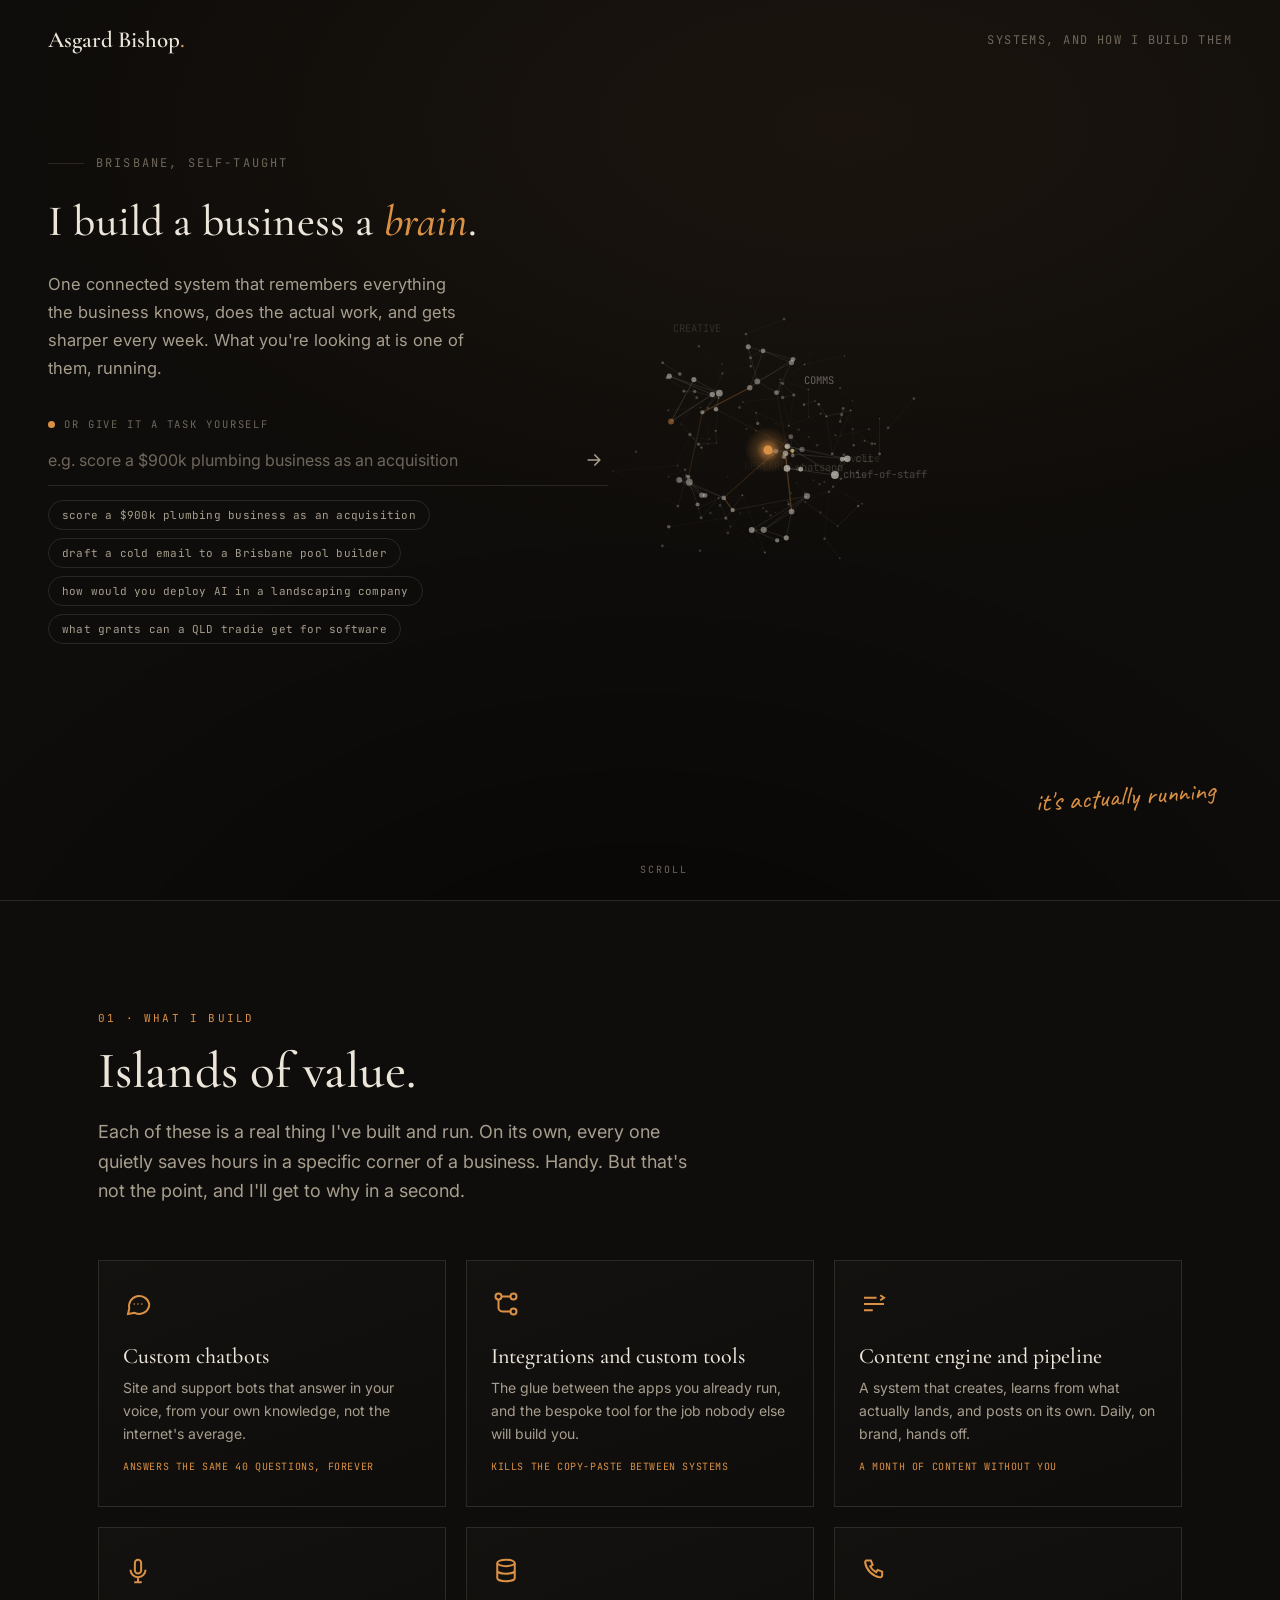
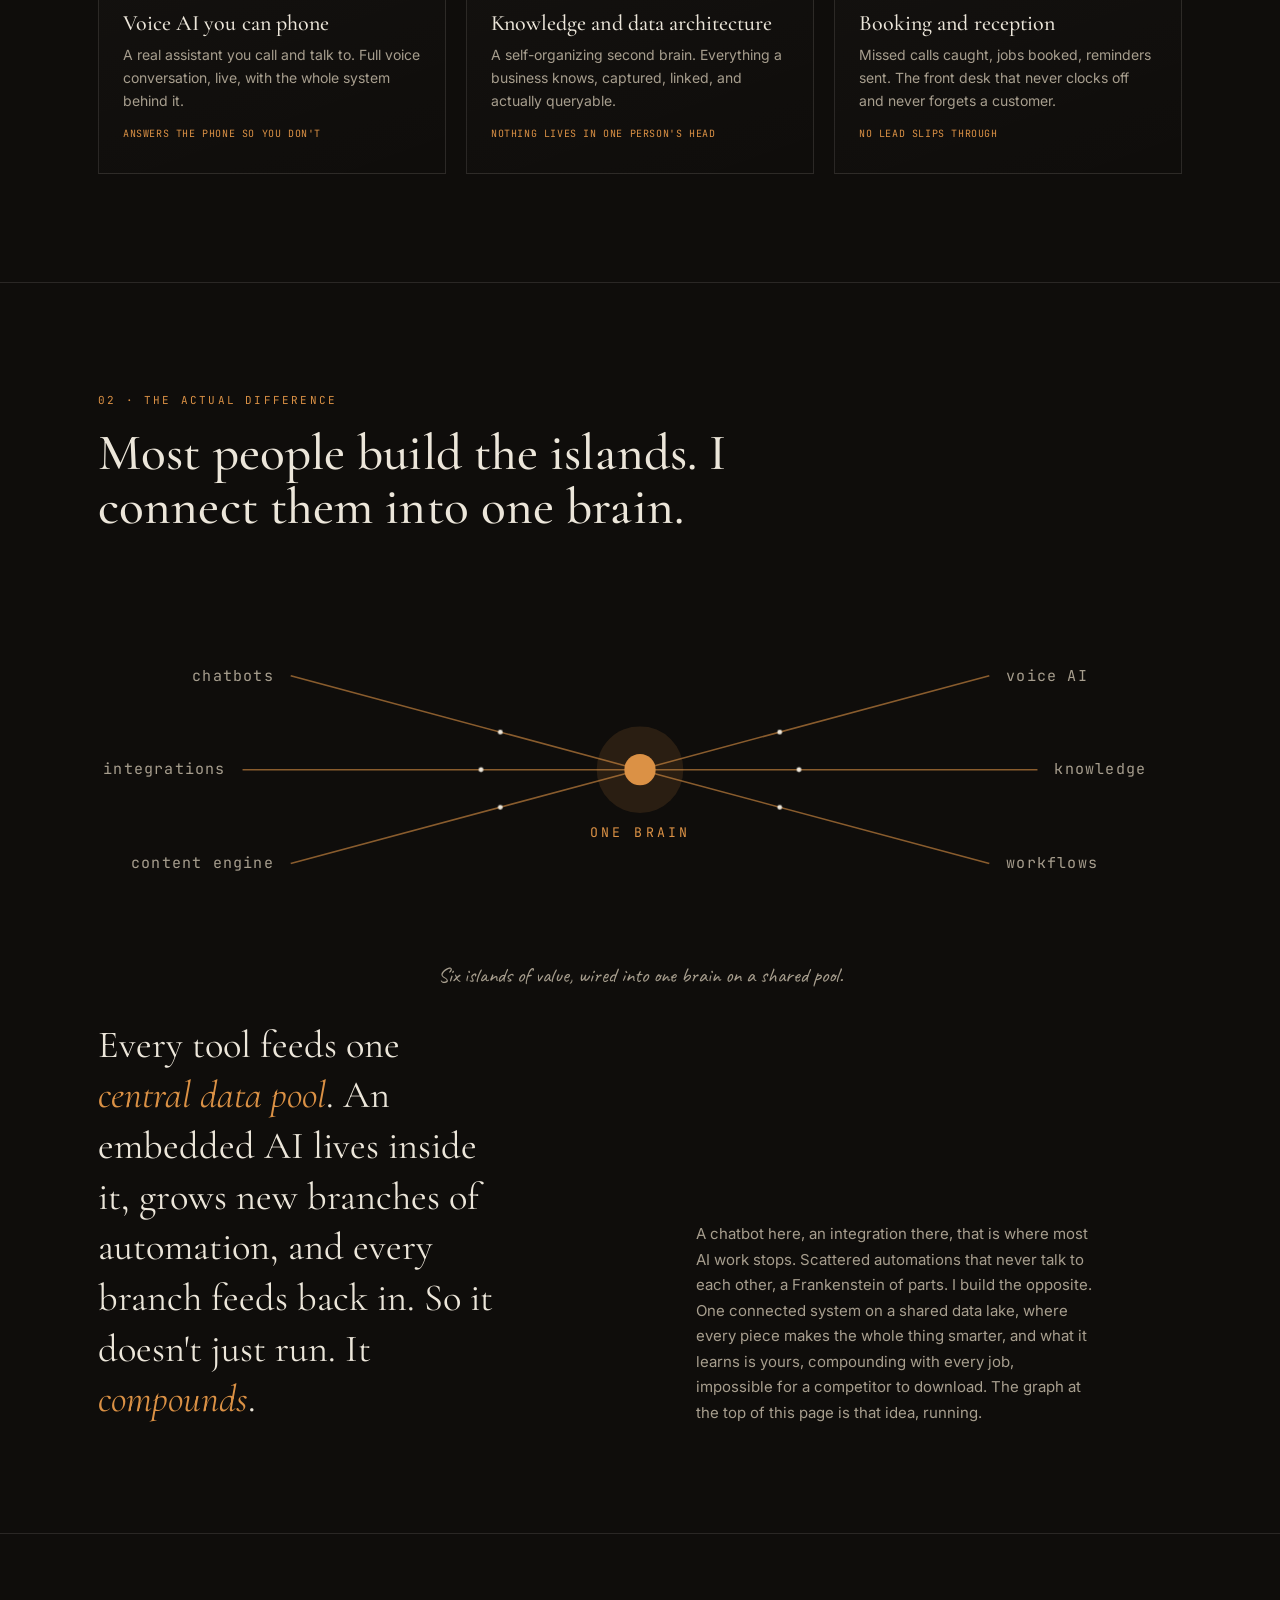
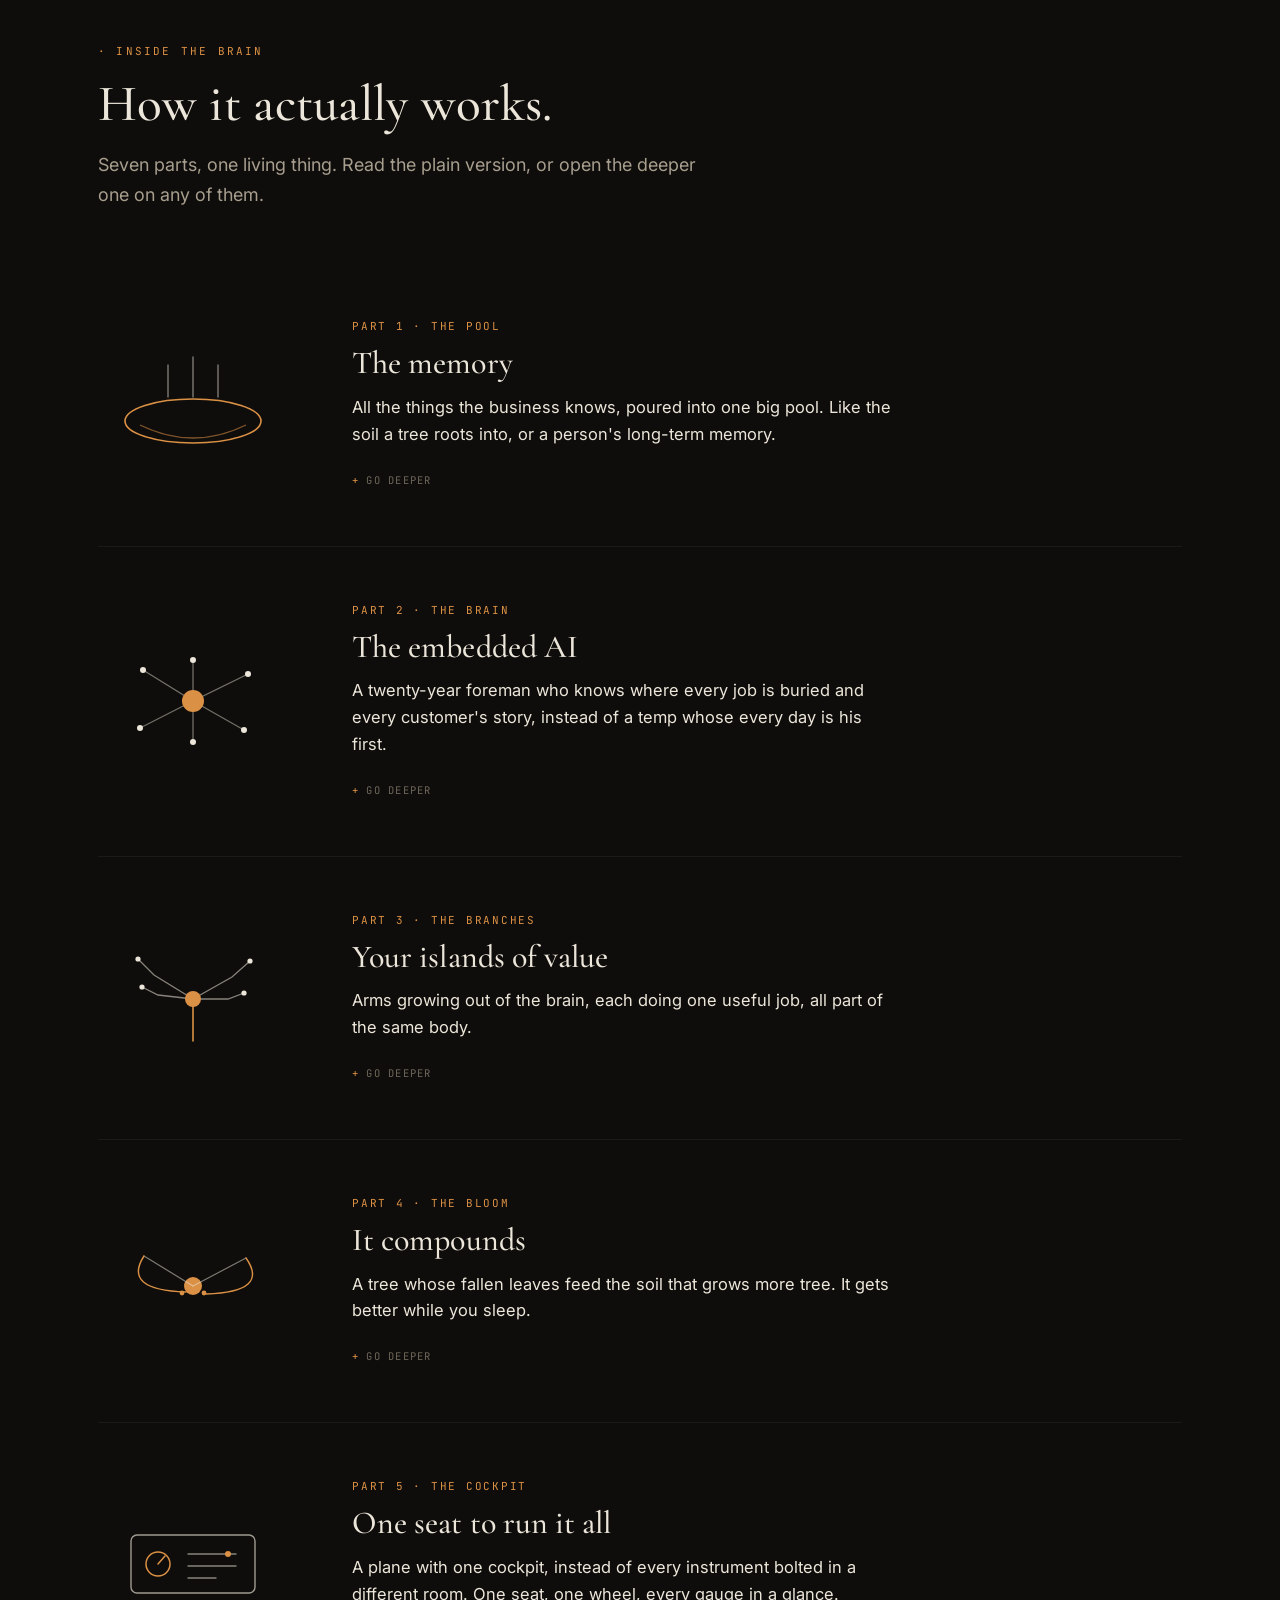
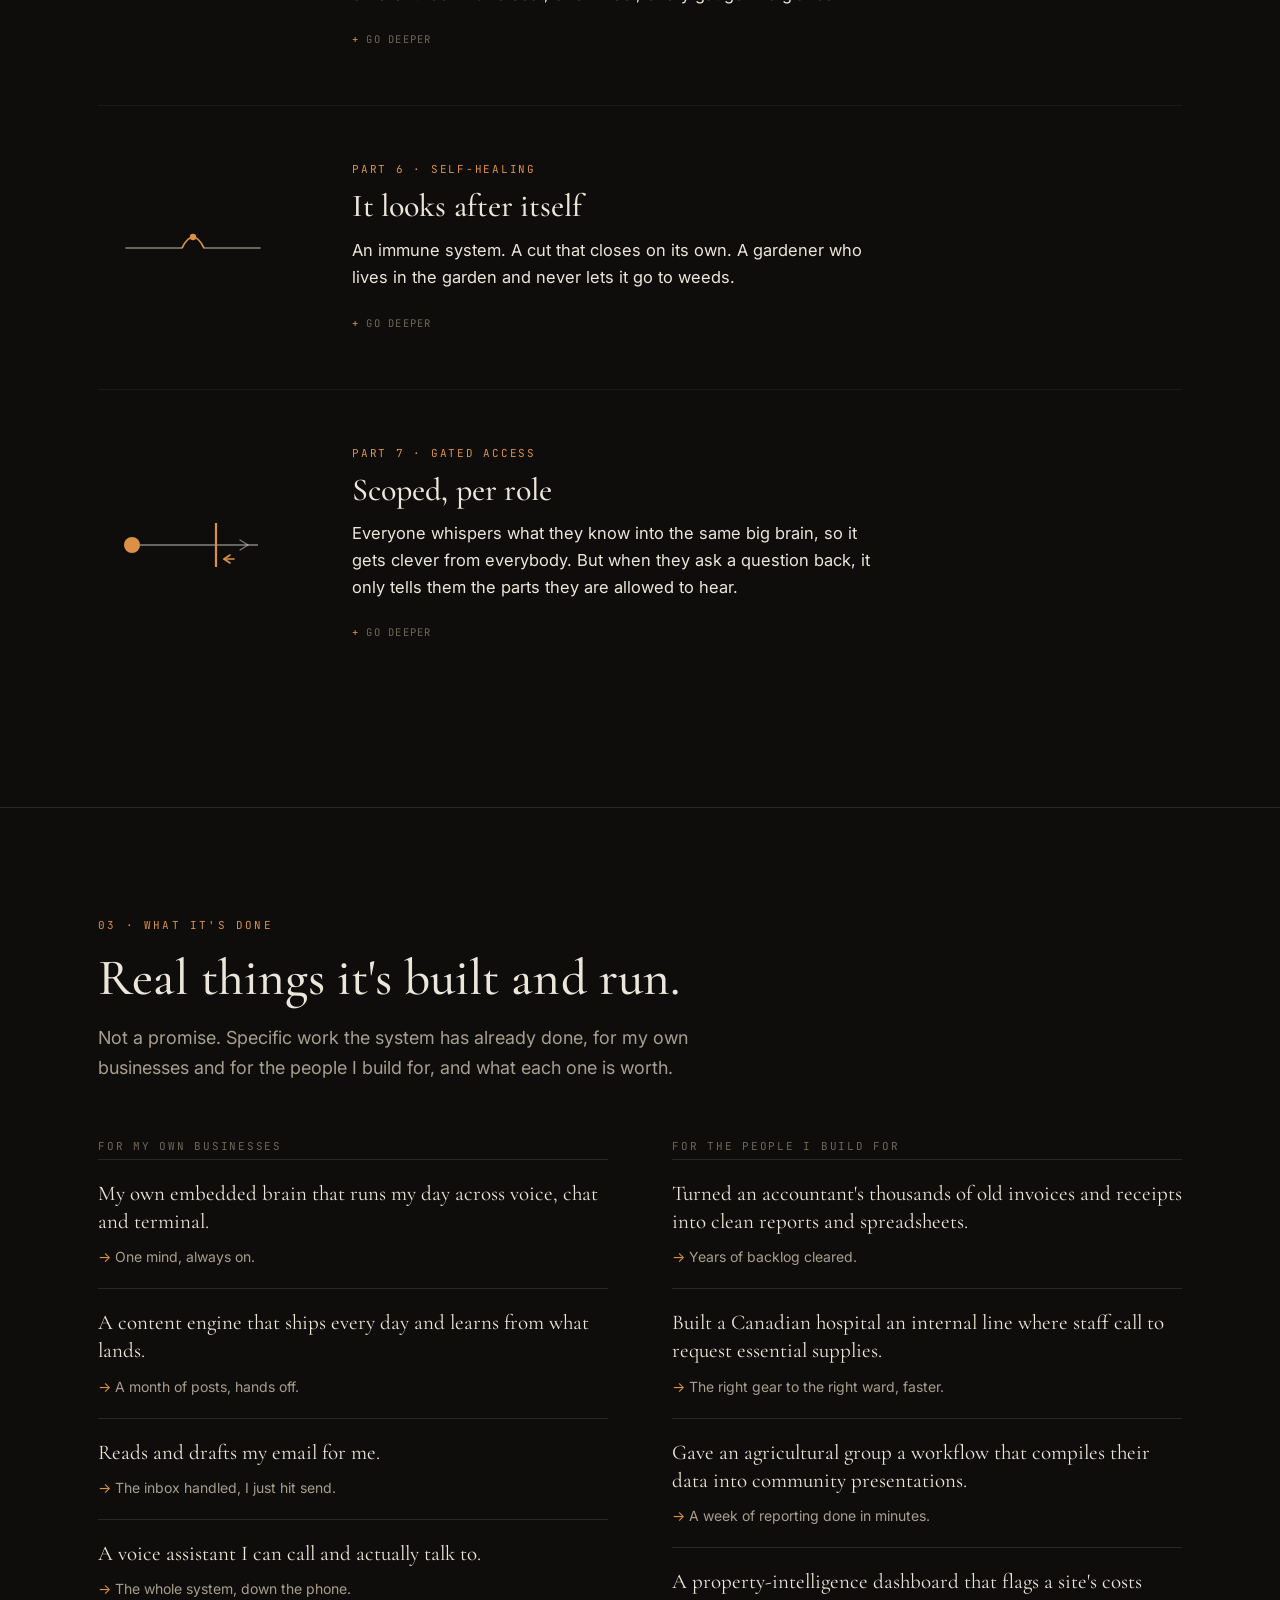
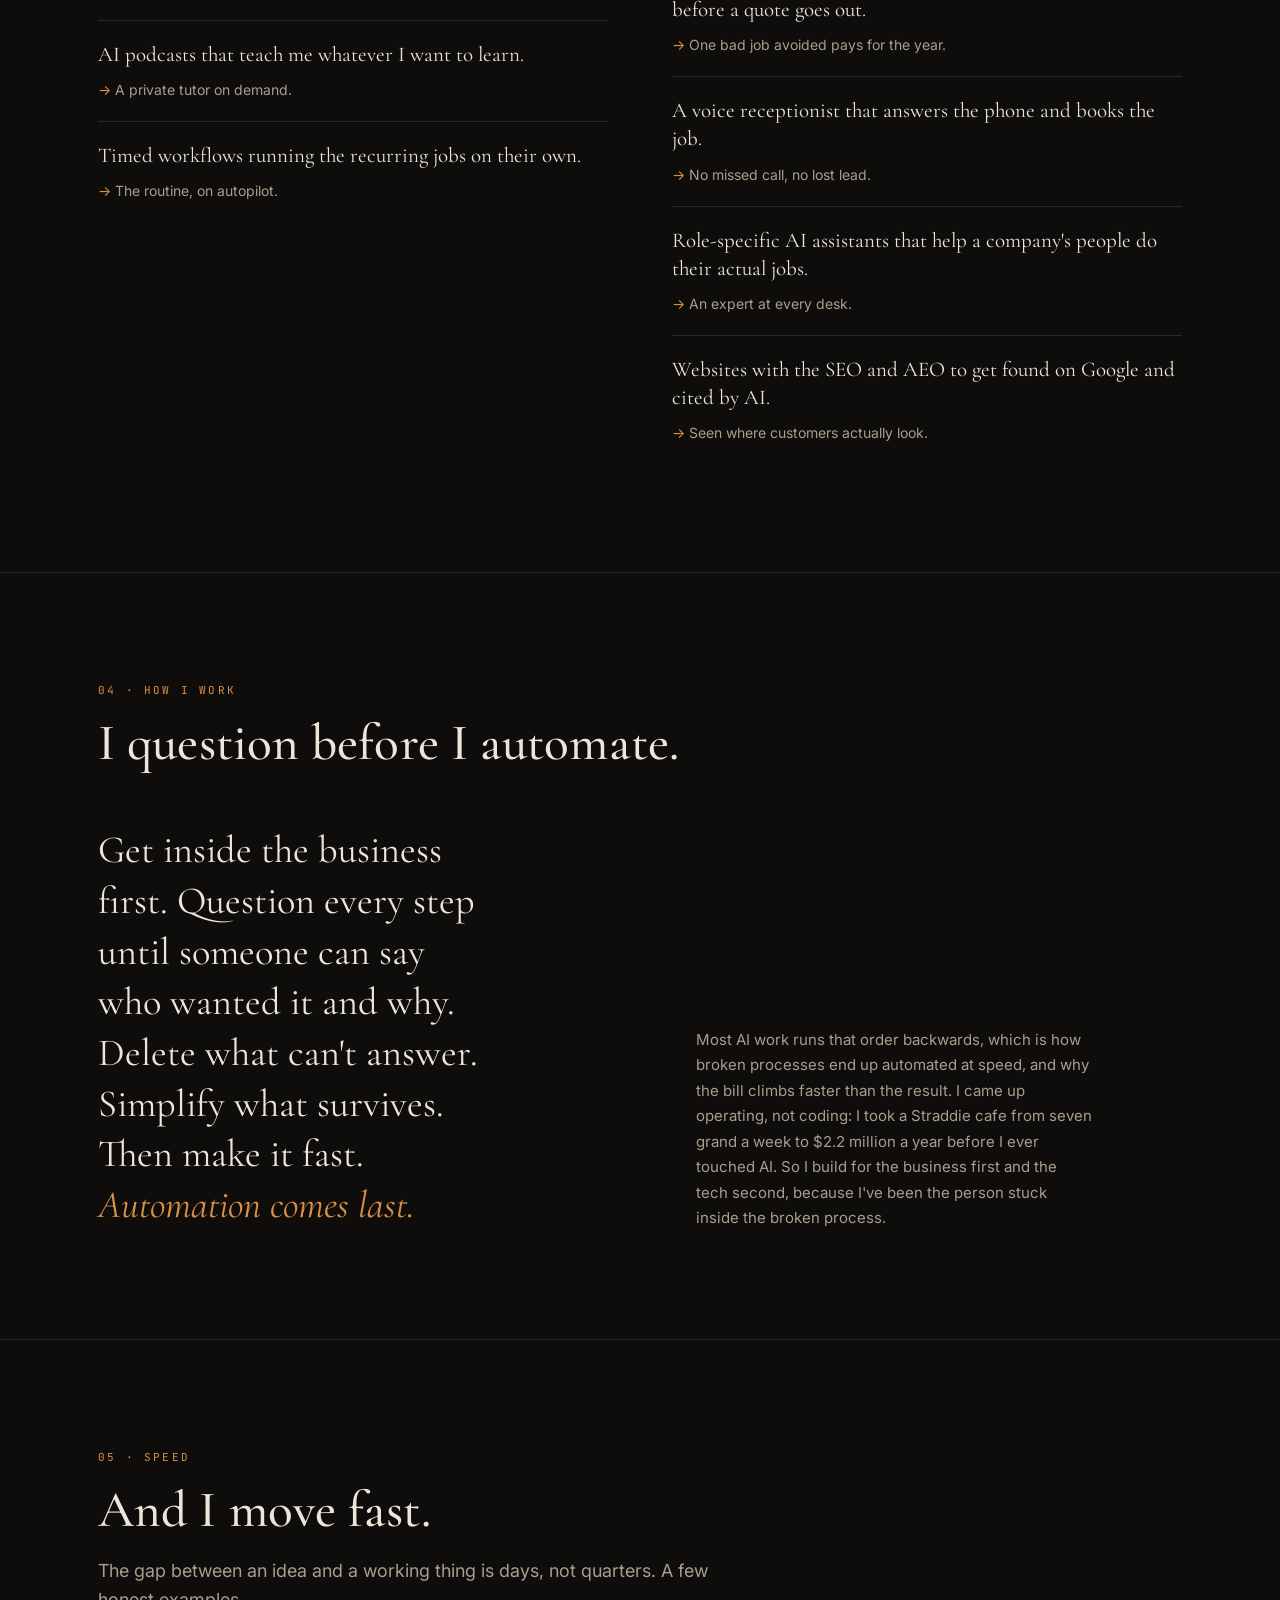
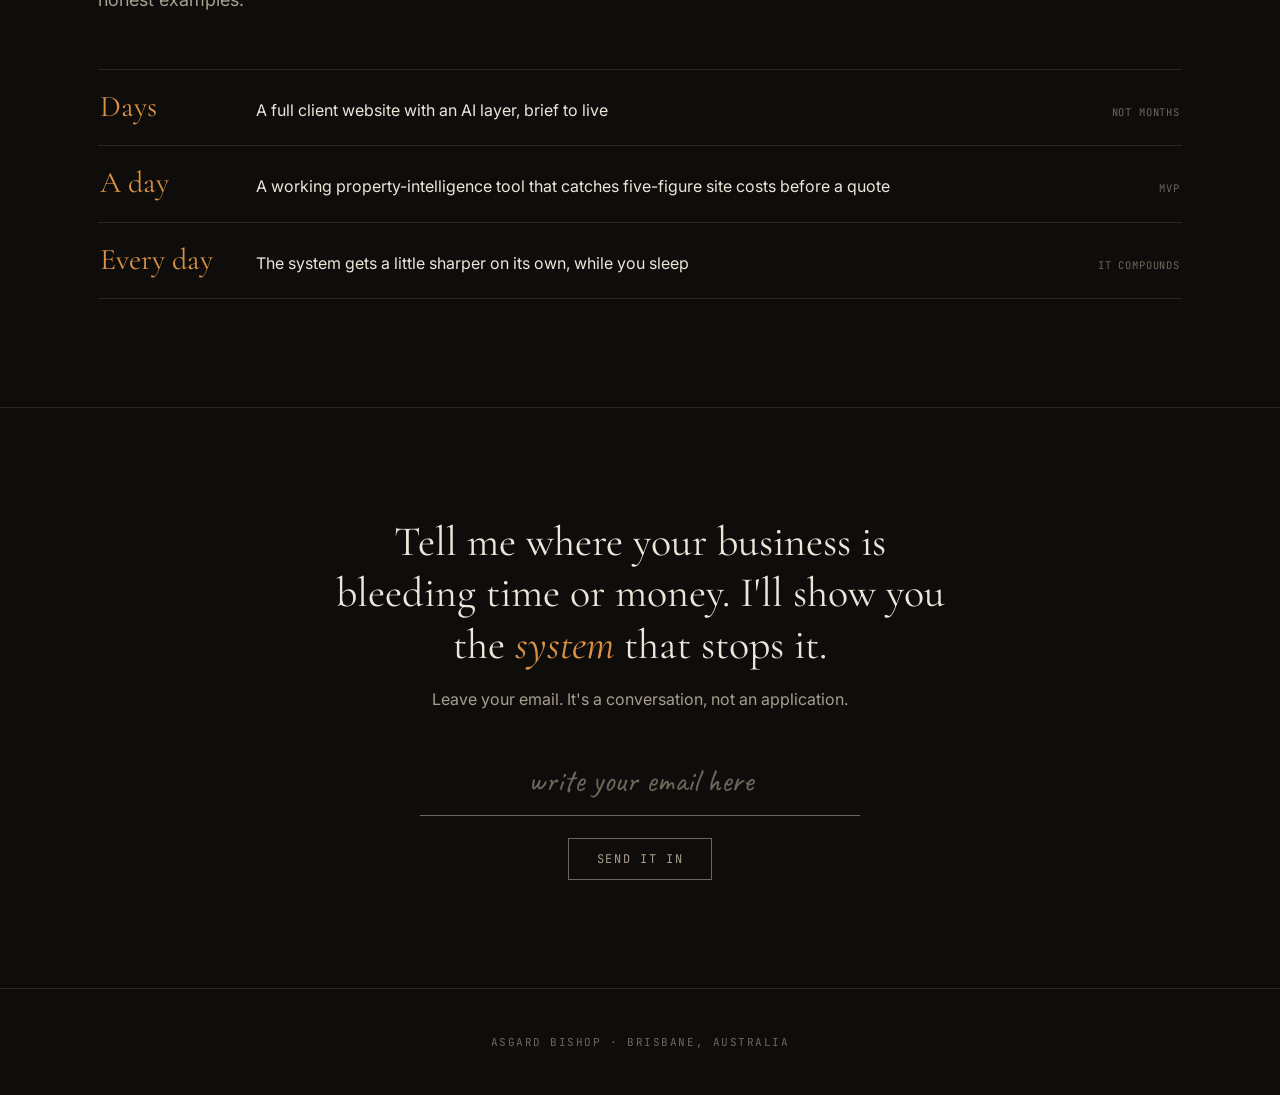
<file: flat.html>
<!DOCTYPE html>
<html lang="en-AU">
<head>
<meta charset="UTF-8">
<meta name="viewport" content="width=device-width, initial-scale=1.0">
<title>Asgard Bishop</title>
<meta name="description" content="Asgard Bishop. Operator turned AI systems builder. Give the system a task and watch it work.">
<link rel="preconnect" href="https://fonts.googleapis.com">
<link rel="preconnect" href="https://fonts.gstatic.com" crossorigin>
<link href="https://fonts.googleapis.com/css2?family=Cormorant+Garamond:ital,wght@0,400;0,500;0,600;1,400;1,500&family=Inter:wght@400;500;600&family=JetBrains+Mono:wght@400;500&family=Caveat:wght@500;600&display=swap" rel="stylesheet">
<link rel="stylesheet" href="base.css">
<style>
  body::before{ content:""; position:fixed; inset:0; pointer-events:none; z-index:1;
    background:radial-gradient(120% 90% at 66% 14%, rgba(219,145,69,.06), transparent 55%),
               radial-gradient(100% 100% at 50% 120%, rgba(0,0,0,.55), transparent 60%); }

  #veil{ position:fixed; inset:0; z-index:60; background:var(--bg); display:flex; align-items:center; justify-content:center;
    transition:opacity .8s ease .35s, transform 1s cubic-bezier(.7,0,.2,1); }
  #veil.lift{ opacity:0; transform:translateY(-101%); pointer-events:none; }
  #veil svg{ width:74px; height:74px; overflow:visible; }
  #veil line{ stroke:var(--text); stroke-width:4; stroke-linecap:round; stroke-dasharray:60; stroke-dashoffset:60; animation:ink .7s ease forwards; }
  #veil line:nth-child(2){ animation-delay:.08s } #veil line:nth-child(3){ animation-delay:.16s } #veil line:nth-child(4){ animation-delay:.24s } #veil line:nth-child(5){ animation-delay:.32s }
  #veil circle{ opacity:0; animation:pop .4s ease forwards .5s; transform-box:fill-box; transform-origin:center; }
  @keyframes ink{ to{ stroke-dashoffset:0 } } @keyframes pop{ from{ opacity:0; transform:scale(.4) } to{ opacity:1; transform:scale(1) } }

  nav.top{ position:fixed; top:0; left:0; right:0; z-index:40; display:flex; align-items:center; justify-content:space-between; padding:22px clamp(24px,5vw,48px); }
  nav .wm{ font-family:var(--serif); font-size:23px; font-weight:600; } nav .wm .dot{ color:var(--clay); }
  nav .rt{ font-family:var(--mono); font-size:12px; letter-spacing:.12em; text-transform:uppercase; color:var(--text-faint); }

  .hero{ position:relative; height:100dvh; min-height:660px; overflow:hidden; }
  #field{ position:absolute; inset:0; width:100%; height:100%; z-index:2; cursor:grab; } #field:active{ cursor:grabbing; }

  .stage{ position:absolute; left:clamp(24px,5vw,48px); top:clamp(104px,16vh,168px); width:min(560px,48vw); z-index:6; max-height:calc(100dvh - 210px); display:flex; flex-direction:column; }
  .intro .kicker{ margin-bottom:24px; opacity:0; animation:rise .9s ease 1.1s forwards; }
  .intro h1{ font-size:clamp(29px,3.4vw,52px); line-height:1.12; letter-spacing:.004em; text-wrap:balance; opacity:0; animation:rise 1s ease 1.25s forwards; transition:font-size .5s ease; }
  .stage.active .intro h1{ font-size:clamp(23px,2.5vw,32px); }
  .stage.active .intro .sub{ display:none; }
  .stage.active .intro .kicker{ margin-bottom:16px; }
  .intro h1 em{ font-family:var(--serif); }
  .intro .sub{ margin-top:24px; max-width:42ch; font-size:clamp(14.5px,1.35vw,16.5px); color:var(--text-soft); line-height:1.7; opacity:0; animation:rise 1s ease 1.45s forwards; }
  @keyframes rise{ from{ opacity:0; transform:translateY(14px) } to{ opacity:1; transform:none } }

  /* command console */
  .console{ margin-top:34px; opacity:0; animation:rise 1s ease 1.7s forwards; pointer-events:auto; }
  .console .label{ font-family:var(--mono); font-size:10.5px; letter-spacing:.18em; text-transform:uppercase; color:var(--text-faint); display:flex; align-items:center; gap:9px; margin-bottom:12px; }
  .console .label .live{ width:7px; height:7px; border-radius:50%; background:var(--clay); box-shadow:0 0 0 0 rgba(219,145,69,.5); animation:beat 2.4s ease-in-out infinite; }
  @keyframes beat{ 0%,100%{ box-shadow:0 0 0 0 rgba(219,145,69,.45) } 50%{ box-shadow:0 0 0 6px rgba(219,145,69,0) } }
  .askbar{ display:flex; align-items:center; gap:10px; border-bottom:1px solid var(--hairline); padding-bottom:11px; transition:border-color .25s; }
  .askbar:focus-within{ border-color:var(--clay); }
  .askbar input{ flex:1; background:transparent; border:none; outline:none; color:var(--text); font-family:var(--sans); font-size:16px; padding:2px 0; }
  .askbar input::placeholder{ color:var(--text-faint); }
  .askbar button{ background:transparent; border:none; cursor:pointer; color:var(--text-soft); display:flex; padding:4px; transition:color .2s, transform .15s; }
  .askbar button:hover{ color:var(--clay); transform:translateX(2px); }
  .chips{ margin-top:14px; display:flex; flex-wrap:wrap; gap:8px; }
  .chips button{ font-family:var(--mono); font-size:11px; letter-spacing:.02em; color:var(--text-soft); background:transparent; border:1px solid var(--hairline); border-radius:999px; padding:7px 13px; cursor:pointer; transition:all .2s; }
  .chips button:hover{ color:var(--text); border-color:var(--text-faint); }

  /* answer console */
  .answer{ margin-top:22px; border-top:1px solid var(--hairline); padding-top:18px; max-height:38vh; overflow-y:auto; display:none; }
  .answer.show{ display:block; animation:rise .5s ease; }
  .answer .route{ font-family:var(--mono); font-size:11px; letter-spacing:.06em; color:var(--text-faint); display:flex; align-items:center; gap:8px; margin-bottom:14px; }
  .answer .route .rl{ color:var(--clay); }
  .answer .route .status{ margin-left:auto; text-transform:uppercase; letter-spacing:.14em; }
  .answer .body{ font-family:var(--sans); font-size:15px; line-height:1.72; color:var(--text); white-space:pre-wrap; }
  .answer .body .cursor{ display:inline-block; width:8px; height:1.05em; background:var(--clay); vertical-align:-2px; margin-left:1px; animation:blink 1s step-end infinite; }
  @keyframes blink{ 50%{ opacity:0 } }
  .answer::-webkit-scrollbar{ width:6px } .answer::-webkit-scrollbar-thumb{ background:var(--hairline); border-radius:3px }

  .cnote{ position:absolute; right:5%; bottom:9%; text-align:right; z-index:5; pointer-events:none; opacity:0; animation:rise 1s ease 2.2s forwards; }
  .scrollcue{ position:absolute; left:50%; bottom:22px; transform:translateX(-50%); z-index:6; font-family:var(--mono); font-size:10px; letter-spacing:.2em; text-transform:uppercase; color:var(--text-faint); opacity:0; animation:rise 1s ease 2.5s forwards, floaty 2.2s ease-in-out 2.5s infinite; }
  @keyframes floaty{ 0%,100%{ transform:translateX(-50%) translateY(0) } 50%{ transform:translateX(-50%) translateY(5px) } }
  @media (max-width:900px){ .stage{ width:auto; right:clamp(24px,5vw,48px); } .cnote{ display:none; } .answer{ max-height:32vh; } }

  /* ================= SECTIONS (the display) ================= */
  main.doc{ position:relative; z-index:5; background:var(--bg); }
  .section{ padding:clamp(80px,12vh,140px) 0; border-top:1px solid var(--hairline); }
  .sec-head{ max-width:62ch; margin-bottom:clamp(40px,6vh,68px); }
  .sec-tag{ font-family:var(--mono); font-size:11px; letter-spacing:.2em; text-transform:uppercase; color:var(--clay); display:block; margin-bottom:18px; }
  .section h2{ font-family:var(--serif); font-weight:500; font-size:clamp(30px,4vw,54px); line-height:1.05; }
  .sec-lede{ color:var(--text-soft); font-size:clamp(15px,1.6vw,18px); max-width:56ch; margin-top:18px; line-height:1.65; }

  /* work gallery (real screenshots) */
  .gallery{ display:grid; grid-template-columns:repeat(2,1fr); gap:clamp(16px,2vw,26px); }
  .proj{ border:1px solid var(--hairline); background:var(--bg-2); overflow:hidden; display:flex; flex-direction:column; transition:border-color .3s, transform .3s; }
  .proj:hover{ border-color:var(--text-faint); transform:translateY(-3px); }
  .proj .shot{ aspect-ratio:16/10; overflow:hidden; border-bottom:1px solid var(--hairline); background:#0a0908; }
  .proj .shot img{ width:100%; height:100%; object-fit:cover; object-position:top center; display:block; }
  .proj .meta{ padding:24px 26px 28px; }
  .proj .meta h3{ font-family:var(--serif); font-size:25px; margin-bottom:10px; }
  .proj .meta p{ color:var(--text-soft); font-size:14.5px; line-height:1.6; }
  .proj .tagline{ display:block; margin-top:14px; font-family:var(--mono); font-size:10px; letter-spacing:.08em; text-transform:uppercase; color:var(--text-faint); }
  @media(max-width:760px){ .gallery{ grid-template-columns:1fr; } }

  /* capability cards (systems, no photo) */
  .caps{ display:grid; grid-template-columns:repeat(3,1fr); gap:clamp(14px,1.8vw,20px); }
  .cap{ border:1px solid var(--hairline); padding:28px 24px 30px; background:linear-gradient(160deg,rgba(236,230,218,.02),transparent); transition:border-color .3s, transform .3s; }
  .cap:hover{ border-color:var(--text-faint); transform:translateY(-2px); }
  .cap .ic{ width:30px; height:30px; margin-bottom:18px; color:var(--clay); stroke:var(--clay); fill:none; }
  .cap h3{ font-family:var(--serif); font-size:22px; margin-bottom:10px; }
  .cap p{ color:var(--text-soft); font-size:14px; line-height:1.62; }
  .cap .out{ display:block; margin-top:14px; font-family:var(--mono); font-size:10px; letter-spacing:.06em; text-transform:uppercase; color:var(--clay); }
  @media(max-width:860px){ .caps{ grid-template-columns:1fr 1fr; } } @media(max-width:560px){ .caps{ grid-template-columns:1fr; } }

  /* how I work */
  .method .big{ font-family:var(--serif); font-size:clamp(24px,3vw,40px); line-height:1.32; color:var(--text); max-width:22ch; }
  .method .big em{ color:var(--clay); }
  .method .row2{ display:grid; grid-template-columns:1.1fr 1fr; gap:clamp(30px,5vw,80px); align-items:end; }
  .method .note{ color:var(--text-soft); font-size:15px; line-height:1.7; max-width:44ch; }
  @media(max-width:820px){ .method .row2{ grid-template-columns:1fr; gap:28px; } }

  /* speed */
  .speed .rows{ border-top:1px solid var(--hairline); margin-top:8px; }
  .speed .r{ display:grid; grid-template-columns:130px 1fr auto; gap:26px; padding:22px 2px; border-bottom:1px solid var(--hairline); align-items:baseline; }
  .speed .r .big{ font-family:var(--serif); font-size:30px; color:var(--clay); line-height:1; }
  .speed .r .what{ color:var(--text); font-size:16px; }
  .speed .r .note{ font-family:var(--mono); font-size:10.5px; color:var(--text-faint); text-transform:uppercase; letter-spacing:.08em; text-align:right; }
  @media(max-width:640px){ .speed .r{ grid-template-columns:1fr; gap:5px; } .speed .r .note{ text-align:left; } }

  /* contact ink-absorb */
  .contact-sec{ text-align:center; }
  .contact-sec .diary{ max-width:640px; margin:0 auto; position:relative; }
  .contact-sec .prompt{ font-family:var(--serif); font-size:clamp(26px,3.4vw,42px); line-height:1.22; }
  .contact-sec .prompt em{ color:var(--clay); }
  .contact-sec .subline{ margin-top:16px; color:var(--text-soft); font-size:16px; }
  .ink-form{ margin-top:40px; position:relative; min-height:120px; }
  .ink-field{ width:100%; max-width:440px; background:transparent; border:none; border-bottom:1px solid var(--text-faint); font-family:var(--hand); font-size:32px; color:var(--text); text-align:center; padding:8px 6px 14px; caret-color:var(--clay); outline:none; transition:border-color .3s; }
  .ink-field:focus{ border-color:var(--clay); }
  .ink-field::placeholder{ color:var(--text-faint); font-family:var(--hand); }
  .ink-field.absorbing{ animation:absorb 1.3s cubic-bezier(.6,0,.3,1) forwards; }
  @keyframes absorb{ 0%{ opacity:1; filter:blur(0); transform:translateY(0) } 45%{ opacity:.5; filter:blur(1px) } 100%{ opacity:0; filter:blur(7px); transform:translateY(18px) } }
  .ink-submit{ display:block; margin:22px auto 0; background:transparent; border:1px solid var(--text-faint); color:var(--text-soft); font-family:var(--mono); font-size:12px; letter-spacing:.14em; text-transform:uppercase; padding:12px 28px; cursor:pointer; transition:all .25s; }
  .ink-submit:hover{ border-color:var(--clay); color:var(--text); transform:translateY(-1px); }
  .ink-reply{ position:absolute; inset:0; display:flex; align-items:center; justify-content:center; opacity:0; pointer-events:none; }
  .ink-reply.show{ animation:rise 1.4s ease .5s forwards; }
  .ink-reply span{ font-family:var(--hand); font-size:clamp(26px,3.4vw,40px); color:var(--clay); }
  footer.foot{ text-align:center; padding:44px 0; border-top:1px solid var(--hairline); }
  footer.foot .mono{ font-size:11px; }

  /* nav backdrop once scrolled, so section headings stay legible under it */
  nav.top{ transition:background-color .3s ease, backdrop-filter .3s ease, border-color .3s ease; border-bottom:1px solid transparent; }
  nav.top.scrolled{ background:rgba(15,13,11,.72); backdrop-filter:blur(11px) saturate(1.1); -webkit-backdrop-filter:blur(11px) saturate(1.1); border-bottom:1px solid var(--hairline); }

  /* scroll reveal (dynamic movement) */
  .rv{ opacity:0; transform:translateY(26px); transition:opacity .85s cubic-bezier(.16,1,.3,1), transform .85s cubic-bezier(.16,1,.3,1); }
  .rv.in{ opacity:1; transform:none; }
  @media (prefers-reduced-motion:reduce){ .rv{ opacity:1 !important; transform:none !important; } }

  /* the seven-part tour */
  .part{ display:grid; grid-template-columns:190px 1fr; gap:clamp(28px,5vw,72px); padding:clamp(36px,6vh,62px) 0; align-items:center; border-bottom:1px solid var(--hairline-2); }
  .part:last-child{ border-bottom:none; }
  .part .viz svg{ width:100%; height:auto; display:block; overflow:visible; }
  .part .viz .tour-draw{ stroke-dasharray:1; stroke-dashoffset:1; }
  .part.in .viz .tour-draw{ animation:tdraw 1.25s cubic-bezier(.6,0,.2,1) forwards; }
  .part.in .viz .tour-draw.d2{ animation-delay:.22s; } .part.in .viz .tour-draw.d3{ animation-delay:.44s; }
  .part .viz .tour-fill{ opacity:0; } .part.in .viz .tour-fill{ animation:tfill .5s ease .5s forwards; }
  @keyframes tdraw{ to{ stroke-dashoffset:0; } } @keyframes tfill{ to{ opacity:1; } }
  .part .txt .pn{ font-family:var(--mono); font-size:11px; letter-spacing:.16em; text-transform:uppercase; color:var(--clay); display:block; margin-bottom:12px; }
  .part .txt h3{ font-family:var(--serif); font-size:clamp(23px,2.7vw,32px); margin-bottom:14px; }
  .part .txt .simple{ color:var(--text); font-size:16.5px; line-height:1.62; max-width:54ch; }
  .part .txt details{ margin-top:16px; }
  .part .txt summary{ list-style:none; cursor:pointer; font-family:var(--mono); font-size:10.5px; letter-spacing:.12em; text-transform:uppercase; color:var(--text-faint); display:inline-flex; align-items:center; gap:7px; transition:color .2s; }
  .part .txt summary::-webkit-details-marker{ display:none; }
  .part .txt summary::before{ content:"+"; color:var(--clay); }
  .part .txt details[open] summary::before{ content:"-"; }
  .part .txt summary:hover{ color:var(--text); }
  .part .txt .deep{ margin-top:12px; color:var(--text-soft); font-size:14px; line-height:1.66; max-width:58ch; }
  @media(max-width:720px){ .part{ grid-template-columns:1fr; gap:20px; } .part .viz{ max-width:210px; } }

  /* islands-to-brain morph */
  .morph{ margin:clamp(28px,5vh,54px) 0 clamp(20px,3vh,34px); }
  .morph svg{ width:100%; height:auto; display:block; overflow:visible; }
  .morph .wire{ stroke-dasharray:1; stroke-dashoffset:1; }
  .morph.in .wire{ animation:tdraw 1.15s cubic-bezier(.6,0,.2,1) forwards; }
  .morph .isle{ opacity:0; transform:scale(.4); transform-box:fill-box; transform-origin:center; }
  .morph.in .isle{ animation:tfill .6s cubic-bezier(.3,1,.4,1) forwards; }
  .morph .isle-lbl{ opacity:0; } .morph.in .isle-lbl{ animation:tfill .7s ease .25s forwards; }
  .morph .brain-core{ opacity:0; transform:scale(.5); transform-box:fill-box; transform-origin:center; }
  .morph.in .brain-core{ animation:brainin 1s cubic-bezier(.3,1.2,.4,1) .8s forwards; }
  @keyframes brainin{ to{ opacity:1; transform:scale(1); } }
  .morph-cap{ text-align:center; font-family:var(--hand); font-size:21px; color:var(--text-soft); margin-top:8px; opacity:0; }
  .morph.in .morph-cap{ animation:tfill .8s ease 1.1s forwards; }
  @media(max-width:720px){ .morph .isle-lbl{ display:none; } }

  /* what it's done: real work + benefit */
  .rgrid{ display:grid; grid-template-columns:1fr 1fr; gap:clamp(30px,5vw,72px); }
  .rcol-h{ font-family:var(--mono); font-size:11px; letter-spacing:.16em; text-transform:uppercase; color:var(--text-faint); margin-bottom:4px; }
  .ritem{ padding:20px 0; border-top:1px solid var(--hairline); }
  .ritem .rd{ font-family:var(--serif); font-size:clamp(18px,1.9vw,21px); color:var(--text); line-height:1.34; }
  .ritem .rb{ margin-top:9px; font-size:14px; color:var(--text-soft); }
  .ritem .rb::before{ content:"\2192\00a0"; color:var(--clay); }
  @media(max-width:760px){ .rgrid{ grid-template-columns:1fr; gap:10px; } }
</style>
</head>
<body>

<div id="veil" aria-hidden="true">
  <svg viewBox="43 47 84 77"><g><line x1="90" y1="88" x2="109.2" y2="63.5"/><line x1="90" y1="88" x2="56.9" y2="92.9"/><line x1="90" y1="88" x2="113.7" y2="109.7"/><line x1="90" y1="88" x2="75.7" y2="65.5"/><line x1="90" y1="88" x2="87.5" y2="110"/></g><circle cx="109.2" cy="63.5" r="11" fill="#DB9145"/><circle cx="56.9" cy="92.9" r="8" fill="#ECE6DA"/><circle cx="113.7" cy="109.7" r="8" fill="#ECE6DA"/><circle cx="75.7" cy="65.5" r="6" fill="#ECE6DA"/><circle cx="87.5" cy="110" r="5" fill="#ECE6DA"/></svg>
</div>

<nav class="top">
  <span class="wm">Asgard Bishop<span class="dot">.</span></span>
  <span class="rt">Systems, and how I build them</span>
</nav>

<section class="hero" id="hero">
  <canvas id="field" role="img" aria-label="A live neural map of Asgard's AI system. Give it a task and watch it route and answer."></canvas>
  <div class="stage">
    <div class="intro">
      <div class="kicker"><span class="ln"></span> Brisbane, self-taught</div>
      <h1>I build a business a <em class="accent">brain</em>.</h1>
      <p class="sub">One connected system that remembers everything the business knows, does the actual work, and gets sharper every week. What you're looking at is one of them, running.</p>
    </div>
    <div class="console">
      <div class="label"><span class="live"></span> Or give it a task yourself</div>
      <div class="askbar">
        <input id="taskInput" type="text" maxlength="400" placeholder="e.g. score a $900k plumbing business as an acquisition" autocomplete="off">
        <button id="sendBtn" aria-label="Send task">
          <svg width="20" height="20" viewBox="0 0 24 24" fill="none" stroke="currentColor" stroke-width="2" stroke-linecap="round" stroke-linejoin="round"><path d="M5 12h14M13 6l6 6-6 6"/></svg>
        </button>
      </div>
      <div class="chips" id="chips"></div>
      <div class="answer" id="answer">
        <div class="route" id="routeLine"><span>routing</span></div>
        <div class="body" id="answerBody"></div>
      </div>
    </div>
  </div>
  <div class="cnote"><span class="scribble">it's actually running</span></div>
  <div class="scrollcue">scroll</div>
</section>

<main class="doc">

  <!-- ============ ISLANDS OF VALUE ============ -->
  <section class="section" id="build">
    <div class="wrap">
      <div class="sec-head">
        <span class="sec-tag">01 · What I build</span>
        <h2>Islands of value.</h2>
        <p class="sec-lede">Each of these is a real thing I've built and run. On its own, every one quietly saves hours in a specific corner of a business. Handy. But that's not the point, and I'll get to why in a second.</p>
      </div>
      <div class="caps">
        <div class="cap">
          <svg class="ic" viewBox="0 0 24 24" stroke-width="1.6"><path d="M21 12a8 8 0 0 1-11.6 7.1L4 20l1-4.4A8 8 0 1 1 21 12Z"/><circle cx="9" cy="12" r=".6" fill="currentColor" stroke="none"/><circle cx="12" cy="12" r=".6" fill="currentColor" stroke="none"/><circle cx="15" cy="12" r=".6" fill="currentColor" stroke="none"/></svg>
          <h3>Custom chatbots</h3>
          <p>Site and support bots that answer in your voice, from your own knowledge, not the internet's average.</p>
          <span class="out">Answers the same 40 questions, forever</span>
        </div>
        <div class="cap">
          <svg class="ic" viewBox="0 0 24 24" stroke-width="1.6"><circle cx="6" cy="6" r="2.4"/><circle cx="18" cy="18" r="2.4"/><circle cx="18" cy="6" r="2.4"/><path d="M8.4 6H15.6M6 8.4V15a3 3 0 0 0 3 3h6.6"/></svg>
          <h3>Integrations and custom tools</h3>
          <p>The glue between the apps you already run, and the bespoke tool for the job nobody else will build you.</p>
          <span class="out">Kills the copy-paste between systems</span>
        </div>
        <div class="cap">
          <svg class="ic" viewBox="0 0 24 24" stroke-width="1.6"><path d="M4 7h10M4 12h16M4 17h7"/><path d="M17 5l3 2-3 2"/></svg>
          <h3>Content engine and pipeline</h3>
          <p>A system that creates, learns from what actually lands, and posts on its own. Daily, on brand, hands off.</p>
          <span class="out">A month of content without you</span>
        </div>
        <div class="cap">
          <svg class="ic" viewBox="0 0 24 24" stroke-width="1.6"><rect x="9.5" y="3" width="5" height="11" rx="2.5"/><path d="M6 11a6 6 0 0 0 12 0M12 17v4M9 21h6"/></svg>
          <h3>Voice AI you can phone</h3>
          <p>A real assistant you call and talk to. Full voice conversation, live, with the whole system behind it.</p>
          <span class="out">Answers the phone so you don't</span>
        </div>
        <div class="cap">
          <svg class="ic" viewBox="0 0 24 24" stroke-width="1.6"><ellipse cx="12" cy="5.5" rx="7" ry="2.6"/><path d="M5 5.5v6c0 1.5 3.1 2.6 7 2.6s7-1.1 7-2.6v-6M5 11.5v6c0 1.5 3.1 2.6 7 2.6s7-1.1 7-2.6v-6"/></svg>
          <h3>Knowledge and data architecture</h3>
          <p>A self-organizing second brain. Everything a business knows, captured, linked, and actually queryable.</p>
          <span class="out">Nothing lives in one person's head</span>
        </div>
        <div class="cap">
          <svg class="ic" viewBox="0 0 24 24" stroke-width="1.6"><path d="M6.5 3.5h3l1.4 3.6-1.9 1.2a10.5 10.5 0 0 0 4.7 4.7l1.2-1.9 3.6 1.4v3a1.6 1.6 0 0 1-1.7 1.6A14.5 14.5 0 0 1 4.9 5.2 1.6 1.6 0 0 1 6.5 3.5Z"/></svg>
          <h3>Booking and reception</h3>
          <p>Missed calls caught, jobs booked, reminders sent. The front desk that never clocks off and never forgets a customer.</p>
          <span class="out">No lead slips through</span>
        </div>
      </div>
    </div>
  </section>

  <!-- ============ THE CONNECTED SYSTEM (the thesis) ============ -->
  <section class="section method" id="system">
    <div class="wrap">
      <div class="sec-head">
        <span class="sec-tag">02 · The actual difference</span>
        <h2>Most people build the islands. I connect them into one brain.</h2>
      </div>

      <div class="morph"><svg viewBox="0 0 900 300" fill="none" role="img" aria-label="Six separate tools wiring into one central brain">
        <g stroke="#DB9145" stroke-width="1.3" opacity=".6">
          <path class="wire" pathLength="1" d="M160 72 L450 150"/>
          <path class="wire" pathLength="1" d="M120 150 L450 150"/>
          <path class="wire" pathLength="1" d="M160 228 L450 150"/>
          <path class="wire" pathLength="1" d="M740 72 L450 150"/>
          <path class="wire" pathLength="1" d="M780 150 L450 150"/>
          <path class="wire" pathLength="1" d="M740 228 L450 150"/>
        </g>
        <g class="isle" fill="#ECE6DA">
          <circle cx="160" cy="72" r="5"/><circle cx="120" cy="150" r="5"/><circle cx="160" cy="228" r="5"/>
          <circle cx="740" cy="72" r="5"/><circle cx="780" cy="150" r="5"/><circle cx="740" cy="228" r="5"/>
        </g>
        <g class="isle-lbl" font-family="'JetBrains Mono',monospace" font-size="12.5" letter-spacing="1" fill="#A79E8E">
          <text x="146" y="76" text-anchor="end">chatbots</text>
          <text x="106" y="154" text-anchor="end">integrations</text>
          <text x="146" y="232" text-anchor="end">content engine</text>
          <text x="754" y="76" text-anchor="start">voice AI</text>
          <text x="794" y="154" text-anchor="start">knowledge</text>
          <text x="754" y="232" text-anchor="start">workflows</text>
        </g>
        <g class="brain-core">
          <circle cx="450" cy="150" r="36" fill="#DB9145" opacity=".13"/>
          <circle cx="450" cy="150" r="13" fill="#DB9145"/>
          <text x="450" y="206" text-anchor="middle" font-family="'JetBrains Mono',monospace" font-size="11" letter-spacing="2.5" fill="#DB9145">ONE BRAIN</text>
        </g>
      </svg>
      <div class="morph-cap">Six islands of value, wired into one brain on a shared pool.</div>
      </div>

      <div class="row2">
        <p class="big">Every tool feeds one <em>central data pool</em>. An embedded AI lives inside it, grows new branches of automation, and every branch feeds back in. So it doesn't just run. It <em>compounds</em>.</p>
        <p class="note">A chatbot here, an integration there, that is where most AI work stops. Scattered automations that never talk to each other, a Frankenstein of parts. I build the opposite. One connected system on a shared data lake, where every piece makes the whole thing smarter, and what it learns is yours, compounding with every job, impossible for a competitor to download. The graph at the top of this page is that idea, running.</p>
      </div>
    </div>
  </section>

  <!-- ============ THE SEVEN-PART TOUR ============ -->
  <section class="section tour" id="inside">
    <div class="wrap">
      <div class="sec-head">
        <span class="sec-tag">· Inside the brain</span>
        <h2>How it actually works.</h2>
        <p class="sec-lede">Seven parts, one living thing. Read the plain version, or open the deeper one on any of them.</p>
      </div>

      <div class="part">
        <div class="viz"><svg viewBox="0 0 190 130" fill="none">
          <g stroke="#ECE6DA" stroke-width="1.4" stroke-linecap="round" opacity=".5"><line class="tour-draw" pathLength="1" x1="70" y1="26" x2="70" y2="58"/><line class="tour-draw d2" pathLength="1" x1="95" y1="18" x2="95" y2="58"/><line class="tour-draw d2" pathLength="1" x1="120" y1="26" x2="120" y2="58"/></g>
          <ellipse class="tour-draw d2" pathLength="1" cx="95" cy="82" rx="68" ry="22" stroke="#DB9145" stroke-width="1.6"/>
          <path class="tour-draw d3" pathLength="1" d="M42 86 q53 26 106 0" stroke="#DB9145" stroke-width="1.3" opacity=".55"/>
        </svg></div>
        <div class="txt">
          <span class="pn">Part 1 · The pool</span>
          <h3>The memory</h3>
          <p class="simple">All the things the business knows, poured into one big pool. Like the soil a tree roots into, or a person's long-term memory.</p>
          <details><summary>go deeper</summary><p class="deep">A central data lake holds everything the business knows, every quote, job, customer, decision and hard-won lesson, structured and linked so it can be queried, not just stored. One source of truth instead of knowledge scattered across apps and people's heads.</p></details>
        </div>
      </div>

      <div class="part">
        <div class="viz"><svg viewBox="0 0 190 130" fill="none">
          <g stroke="#ECE6DA" stroke-width="1.3" opacity=".45" stroke-linecap="round"><line class="tour-draw" pathLength="1" x1="95" y1="65" x2="45" y2="34"/><line class="tour-draw" pathLength="1" x1="95" y1="65" x2="150" y2="38"/><line class="tour-draw d2" pathLength="1" x1="95" y1="65" x2="42" y2="92"/><line class="tour-draw d2" pathLength="1" x1="95" y1="65" x2="146" y2="94"/><line class="tour-draw d2" pathLength="1" x1="95" y1="65" x2="95" y2="24"/><line class="tour-draw d3" pathLength="1" x1="95" y1="65" x2="95" y2="106"/></g>
          <g fill="#ECE6DA" class="tour-fill"><circle cx="45" cy="34" r="3"/><circle cx="150" cy="38" r="3"/><circle cx="42" cy="92" r="3"/><circle cx="146" cy="94" r="3"/><circle cx="95" cy="24" r="3"/><circle cx="95" cy="106" r="3"/></g>
          <circle class="tour-fill" cx="95" cy="65" r="11" fill="#DB9145"/>
        </svg></div>
        <div class="txt">
          <span class="pn">Part 2 · The brain</span>
          <h3>The embedded AI</h3>
          <p class="simple">A twenty-year foreman who knows where every job is buried and every customer's story, instead of a temp whose every day is his first.</p>
          <details><summary>go deeper</summary><p class="deep">An AI that lives inside that pool and reasons over all of it at once, grounded in the business's real data rather than the internet's average. Persistent, so it never starts from scratch.</p></details>
        </div>
      </div>

      <div class="part">
        <div class="viz"><svg viewBox="0 0 190 130" fill="none">
          <path class="tour-draw" pathLength="1" d="M95 108 L95 66" stroke="#DB9145" stroke-width="1.6" stroke-linecap="round"/>
          <g stroke="#ECE6DA" stroke-width="1.3" stroke-linecap="round" opacity=".55"><path class="tour-draw d2" pathLength="1" d="M95 66 L56 42 L40 26"/><path class="tour-draw d2" pathLength="1" d="M95 66 L134 44 L152 28"/><path class="tour-draw d3" pathLength="1" d="M95 66 L60 62 L44 54"/><path class="tour-draw d3" pathLength="1" d="M95 66 L130 66 L146 60"/></g>
          <g fill="#ECE6DA" class="tour-fill"><circle cx="40" cy="26" r="2.6"/><circle cx="152" cy="28" r="2.6"/><circle cx="44" cy="54" r="2.6"/><circle cx="146" cy="60" r="2.6"/></g>
          <circle class="tour-fill" cx="95" cy="66" r="8" fill="#DB9145"/>
        </svg></div>
        <div class="txt">
          <span class="pn">Part 3 · The branches</span>
          <h3>Your islands of value</h3>
          <p class="simple">Arms growing out of the brain, each doing one useful job, all part of the same body.</p>
          <details><summary>go deeper</summary><p class="deep">Each branch is one capability wired into the brain: a chatbot, a voice line, the content engine, invoice chasing, a pre-quote site check. Standalone, each saves real hours. Integrated, they are limbs of one body sharing one memory.</p></details>
        </div>
      </div>

      <div class="part">
        <div class="viz"><svg viewBox="0 0 190 130" fill="none">
          <circle class="tour-fill" cx="95" cy="70" r="9" fill="#DB9145"/>
          <g stroke="#ECE6DA" stroke-width="1.3" opacity=".5" stroke-linecap="round"><path class="tour-draw" pathLength="1" d="M95 70 L46 40"/><path class="tour-draw" pathLength="1" d="M95 70 L148 42"/></g>
          <g stroke="#DB9145" stroke-width="1.4" stroke-linecap="round" fill="none"><path class="tour-draw d2" pathLength="1" d="M46 40 q-22 34 42 36"/><path class="tour-draw d3" pathLength="1" d="M148 42 q24 34 -40 36"/></g>
          <g fill="#DB9145" class="tour-fill"><circle cx="84" cy="77" r="2.4"/><circle cx="106" cy="77" r="2.4"/></g>
        </svg></div>
        <div class="txt">
          <span class="pn">Part 4 · The bloom</span>
          <h3>It compounds</h3>
          <p class="simple">A tree whose fallen leaves feed the soil that grows more tree. It gets better while you sleep.</p>
          <details><summary>go deeper</summary><p class="deep">Every branch writes what it learns back into the pool. The brain sharpens, and a sharper brain grows new branches faster and cheaper. Each piece makes the whole more capable, and the cost of the next capability keeps falling.</p></details>
        </div>
      </div>

      <div class="part">
        <div class="viz"><svg viewBox="0 0 190 130" fill="none">
          <rect class="tour-draw" pathLength="1" x="33" y="36" width="124" height="58" rx="6" stroke="#ECE6DA" stroke-width="1.4" opacity=".65"/>
          <circle class="tour-draw d2" pathLength="1" cx="60" cy="65" r="12" stroke="#DB9145" stroke-width="1.5"/>
          <path class="tour-draw d2" pathLength="1" d="M60 65 L67 57" stroke="#DB9145" stroke-width="1.5" stroke-linecap="round"/>
          <g stroke="#ECE6DA" stroke-width="1.4" opacity=".55" stroke-linecap="round"><line class="tour-draw d3" pathLength="1" x1="90" y1="55" x2="138" y2="55"/><line class="tour-draw d3" pathLength="1" x1="90" y1="67" x2="138" y2="67"/><line class="tour-draw d3" pathLength="1" x1="90" y1="79" x2="118" y2="79"/></g>
          <circle class="tour-fill" cx="130" cy="55" r="3" fill="#DB9145"/>
        </svg></div>
        <div class="txt">
          <span class="pn">Part 5 · The cockpit</span>
          <h3>One seat to run it all</h3>
          <p class="simple">A plane with one cockpit, instead of every instrument bolted in a different room. One seat, one wheel, every gauge in a glance.</p>
          <details><summary>go deeper</summary><p class="deep">One control plane: watch every branch live, tweak behaviour, pull cross-business insights, iterate, all without code. Change a rule in plain language and the whole system adapts.</p></details>
        </div>
      </div>

      <div class="part">
        <div class="viz"><svg viewBox="0 0 190 130" fill="none">
          <g stroke="#ECE6DA" stroke-width="1.6" stroke-linecap="round" opacity=".55"><path class="tour-draw" pathLength="1" d="M28 66 L84 66"/><path class="tour-draw d2" pathLength="1" d="M106 66 L162 66"/></g>
          <path class="tour-draw d3" pathLength="1" d="M84 66 q11 -22 22 0" stroke="#DB9145" stroke-width="1.7" fill="none"/>
          <circle class="tour-fill" cx="95" cy="55" r="3.2" fill="#DB9145"/>
        </svg></div>
        <div class="txt">
          <span class="pn">Part 6 · Self-healing</span>
          <h3>It looks after itself</h3>
          <p class="simple">An immune system. A cut that closes on its own. A gardener who lives in the garden and never lets it go to weeds.</p>
          <details><summary>go deeper</summary><p class="deep">The system runs continuous audits and health checks on itself. It catches decay, a broken automation, a stale link, a failed backup, and repairs it or flags it to you before it becomes a problem.</p></details>
        </div>
      </div>

      <div class="part">
        <div class="viz"><svg viewBox="0 0 190 130" fill="none">
          <circle class="tour-fill" cx="34" cy="66" r="8" fill="#DB9145"/>
          <path class="tour-draw" pathLength="1" d="M42 66 L160 66" stroke="#ECE6DA" stroke-width="1.4" opacity=".55"/>
          <line class="tour-draw d2" pathLength="1" x1="118" y1="44" x2="118" y2="88" stroke="#DB9145" stroke-width="2.2"/>
          <g stroke="#ECE6DA" stroke-width="1.4" opacity=".5" stroke-linecap="round" fill="none"><path class="tour-draw d2" pathLength="1" d="M150 66 l-8 -5 M150 66 l-8 5"/></g>
          <g stroke="#DB9145" stroke-width="1.6" stroke-linecap="round" fill="none"><path class="tour-draw d3" pathLength="1" d="M126 80 L136 80"/><path class="tour-draw d3" pathLength="1" d="M126 80 l6 -4 M126 80 l6 4"/></g>
        </svg></div>
        <div class="txt">
          <span class="pn">Part 7 · Gated access</span>
          <h3>Scoped, per role</h3>
          <p class="simple">Everyone whispers what they know into the same big brain, so it gets clever from everybody. But when they ask a question back, it only tells them the parts they are allowed to hear.</p>
          <details><summary>go deeper</summary><p class="deep">The brain is shared, but retrieval is governed. Writes flow broadly and feed the pool. Reads are scoped per role, so marketing retrieves marketing context, never sales or accounting. Least privilege by default, on one connected brain. The compounding of one system with the security of walled-off departments.</p></details>
        </div>
      </div>

    </div>
  </section>

  <!-- ============ WHAT IT'S DONE (real work + benefits) ============ -->
  <section class="section" id="proof">
    <div class="wrap">
      <div class="sec-head">
        <span class="sec-tag">03 · What it's done</span>
        <h2>Real things it's built and run.</h2>
        <p class="sec-lede">Not a promise. Specific work the system has already done, for my own businesses and for the people I build for, and what each one is worth.</p>
      </div>
      <div class="rgrid">
        <div class="rcol">
          <div class="rcol-h">For my own businesses</div>
          <div class="ritem"><p class="rd">My own embedded brain that runs my day across voice, chat and terminal.</p><p class="rb">One mind, always on.</p></div>
          <div class="ritem"><p class="rd">A content engine that ships every day and learns from what lands.</p><p class="rb">A month of posts, hands off.</p></div>
          <div class="ritem"><p class="rd">Reads and drafts my email for me.</p><p class="rb">The inbox handled, I just hit send.</p></div>
          <div class="ritem"><p class="rd">A voice assistant I can call and actually talk to.</p><p class="rb">The whole system, down the phone.</p></div>
          <div class="ritem"><p class="rd">AI podcasts that teach me whatever I want to learn.</p><p class="rb">A private tutor on demand.</p></div>
          <div class="ritem"><p class="rd">Timed workflows running the recurring jobs on their own.</p><p class="rb">The routine, on autopilot.</p></div>
        </div>
        <div class="rcol">
          <div class="rcol-h">For the people I build for</div>
          <div class="ritem"><p class="rd">Turned an accountant's thousands of old invoices and receipts into clean reports and spreadsheets.</p><p class="rb">Years of backlog cleared.</p></div>
          <div class="ritem"><p class="rd">Built a Canadian hospital an internal line where staff call to request essential supplies.</p><p class="rb">The right gear to the right ward, faster.</p></div>
          <div class="ritem"><p class="rd">Gave an agricultural group a workflow that compiles their data into community presentations.</p><p class="rb">A week of reporting done in minutes.</p></div>
          <div class="ritem"><p class="rd">A property-intelligence dashboard that flags a site's costs before a quote goes out.</p><p class="rb">One bad job avoided pays for the year.</p></div>
          <div class="ritem"><p class="rd">A voice receptionist that answers the phone and books the job.</p><p class="rb">No missed call, no lost lead.</p></div>
          <div class="ritem"><p class="rd">Role-specific AI assistants that help a company's people do their actual jobs.</p><p class="rb">An expert at every desk.</p></div>
          <div class="ritem"><p class="rd">Websites with the SEO and AEO to get found on Google and cited by AI.</p><p class="rb">Seen where customers actually look.</p></div>
        </div>
      </div>
    </div>
  </section>

  <!-- ============ HOW I WORK (light, no secret sauce) ============ -->
  <section class="section method" id="how">
    <div class="wrap">
      <div class="sec-head">
        <span class="sec-tag">04 · How I work</span>
        <h2>I question before I automate.</h2>
      </div>
      <div class="row2">
        <p class="big">Get inside the business first. Question every step until someone can say who wanted it and why. Delete what can't answer. Simplify what survives. Then make it fast. <em>Automation comes last.</em></p>
        <p class="note">Most AI work runs that order backwards, which is how broken processes end up automated at speed, and why the bill climbs faster than the result. I came up operating, not coding: I took a Straddie cafe from seven grand a week to $2.2 million a year before I ever touched AI. So I build for the business first and the tech second, because I've been the person stuck inside the broken process.</p>
      </div>
    </div>
  </section>

  <!-- ============ SPEED ============ -->
  <section class="section speed" id="speed">
    <div class="wrap">
      <div class="sec-head">
        <span class="sec-tag">05 · Speed</span>
        <h2>And I move fast.</h2>
        <p class="sec-lede">The gap between an idea and a working thing is days, not quarters. A few honest examples.</p>
      </div>
      <div class="rows">
        <div class="r"><span class="big">Days</span><span class="what">A full client website with an AI layer, brief to live</span><span class="note">not months</span></div>
        <div class="r"><span class="big">A day</span><span class="what">A working property-intelligence tool that catches five-figure site costs before a quote</span><span class="note">MVP</span></div>
        <div class="r"><span class="big">Every day</span><span class="what">The system gets a little sharper on its own, while you sleep</span><span class="note">it compounds</span></div>
      </div>
    </div>
  </section>

  <!-- ============ CONTACT (ink absorb) ============ -->
  <section class="section contact-sec" id="contact">
    <div class="wrap">
      <div class="diary">
        <p class="prompt">Tell me where your business is bleeding time or money. I'll show you the <em>system</em> that stops it.</p>
        <p class="subline">Leave your email. It's a conversation, not an application.</p>
        <form class="ink-form" id="inkForm">
          <input class="ink-field" id="inkField" type="email" placeholder="write your email here" autocomplete="email" required>
          <button class="ink-submit" type="submit">Send it in</button>
          <div class="ink-reply" id="inkReply"><span>Good. I'll be in touch.</span></div>
        </form>
      </div>
    </div>
  </section>

  <footer class="foot"><div class="mono">Asgard Bishop · Brisbane, Australia</div></footer>

</main>

<script>
const SUGGESTED=[
  'score a $900k plumbing business as an acquisition',
  'draft a cold email to a Brisbane pool builder',
  'how would you deploy AI in a landscaping company',
  'what grants can a QLD tradie get for software',
];

/* ============================================================
   Neural constellation (subsystems, tracts, cascading signals).
   Exposes window.SYS so the console can light the routed lobe.
   ============================================================ */
const SYS = (function(){
  const cv=document.getElementById('field'), ctx=cv.getContext('2d'), hero=document.getElementById('hero');
  const DPR=Math.min(window.devicePixelRatio||1,2);
  const RM=matchMedia('(prefers-reduced-motion:reduce)').matches;
  const INK='236,230,218', CLAY='219,145,69';
  const R=()=>Math.random(), G=()=>(R()+R()+R()-1.5);
  let W,H;
  function resize(){ W=cv.width=hero.clientWidth*DPR; H=cv.height=hero.clientHeight*DPR; cv.style.width=hero.clientWidth+'px'; cv.style.height=hero.clientHeight+'px'; }
  resize(); addEventListener('resize',resize);

  const LOBES=[
    {name:'RESEARCH',labels:['deal-researcher','grant-scout','lev2050','deep-research']},
    {name:'DEALS',labels:['business-strategist','deal-ops','ecommerce','pipeline']},
    {name:'COMMS',labels:['chief-of-staff','whatsapp','voice','cli']},
    {name:'KNOWLEDGE',labels:['vault-keeper','memory','context-spine','obsidian']},
    {name:'CREATIVE',labels:['reflection','gdaimate-brand','content','copy']},
    {name:'ORCHESTRATION',labels:['orchestrator','meta','hermes','fitness']},
  ];
  const LR=98, GA=Math.PI*(3-Math.sqrt(5));
  const centres=LOBES.map((_,i)=>{ const y=1-(i/(LOBES.length-1))*2, rr=Math.sqrt(Math.max(0,1-y*y)), th=GA*i; return {x:Math.cos(th)*rr*LR,y:y*LR*.8,z:Math.sin(th)*rr*LR}; });
  const nodes=[], lobeNodes=LOBES.map(()=>[]);
  LOBES.forEach((lb,s)=>{ const c=centres[s]; for(let k=0;k<7;k++){ nodes.push({x:c.x+G()*30,y:c.y+G()*26,z:c.z+G()*30,s,ph:R()*7,deg:0,label:lb.labels[k]||null,base:2.1}); lobeNodes[s].push(nodes.length-1); } });
  const N=nodes.length;
  const edges=[], eset=new Set();
  const addEdge=(i,j)=>{ if(i===j)return; const k=Math.min(i,j)+'-'+Math.max(i,j); if(eset.has(k))return; eset.add(k); edges.push([i,j]); nodes[i].deg++; nodes[j].deg++; };
  lobeNodes.forEach(list=>{ for(let k=1;k<list.length;k++){ const links=1+(R()<.5?1:0); for(let l=0;l<links;l++){ let tot=0; for(let m=0;m<k;m++)tot+=nodes[list[m]].deg+1; let pick=R()*tot; for(let m=0;m<k;m++){ pick-=nodes[list[m]].deg+1; if(pick<=0){ addEdge(list[k],list[m]); break; } } } } });
  nodes.forEach(n=>{ n.r=n.base*(.85+Math.min(.9,n.deg*.16)); });
  const tracts=[], tset=new Set();
  for(let a=0;a<LOBES.length;a++){ const near=centres.map((c,b)=>[Math.hypot(c.x-centres[a].x,c.y-centres[a].y,c.z-centres[a].z),b]).filter(x=>x[1]!==a).sort((p,q)=>p[0]-q[0]).slice(0,2).map(x=>x[1]);
    for(const b of near){ const key=Math.min(a,b)+'-'+Math.max(a,b); if(tset.has(key))continue; tset.add(key); let bi=-1,bj=-1,bd=1e9; lobeNodes[a].forEach(i=>lobeNodes[b].forEach(j=>{ const d=Math.hypot(nodes[i].x-nodes[j].x,nodes[i].y-nodes[j].y,nodes[i].z-nodes[j].z); if(d<bd){bd=d;bi=i;bj=j;} })); if(bi>=0)tracts.push([bi,bj]); } }
  const adj=nodes.map(()=>[]); edges.forEach(([i,j])=>{adj[i].push(j);adj[j].push(i);}); tracts.forEach(([i,j])=>{adj[i].push(j);adj[j].push(i);});
  const neurons=[]; for(let i=0;i<130;i++){ const th=R()*Math.PI*2, ph=Math.acos(2*R()-1), rr=70+R()*95; neurons.push({x:rr*Math.sin(ph)*Math.cos(th),y:rr*Math.cos(ph)*.8,z:rr*Math.sin(ph)*Math.sin(th),r:.5+R()*1.1,ph:R()*7}); }
  const nEdges=[]; for(let i=0;i<neurons.length;i++){ let bj=-1,bd=1e9,b2=-1,bd2=1e9; for(let j=0;j<neurons.length;j++){ if(j===i)continue; const d=(neurons[i].x-neurons[j].x)**2+(neurons[i].y-neurons[j].y)**2+(neurons[i].z-neurons[j].z)**2; if(d<bd){bd2=bd;b2=bj;bd=d;bj=j;}else if(d<bd2){bd2=d;b2=j;} } if(bj>=0)nEdges.push([i,bj]); if(b2>=0&&R()<.5)nEdges.push([i,b2]); }

  const flashes=new Float32Array(N); let signals=[], nextFire=0;
  const lobeGlow=new Float32Array(LOBES.length);
  let activeLobe=-1;
  function fireFrom(i,energy){ if(energy<=.16)return; const outs=adj[i]; if(!outs.length)return; const count=energy>.8&&outs.length>2&&R()<.35?2:1; for(let k=0;k<count;k++){ signals.push({a:i,b:outs[Math.floor(R()*outs.length)],p:0,sp:2.2+R()*1.6,energy}); } }
  function seedFire(){ let pool; if(activeLobe>=0 && R()<.8){ pool=lobeNodes[activeLobe]; } else { pool=Array.from({length:N},(_,i)=>i); } fireFrom(pool[Math.floor(R()*pool.length)],1); }

  let rotY=.35, rotX=-.16, tRotY=.35, tRotX=-.16, vRotY=0, vRotX=0, dragging=false, px=0, py=0;
  function proj(n,sy,cy,sx,cx){ const x1=n.x*cy-n.z*sy, z1=n.x*sy+n.z*cy, y1=n.y*cx-z1*sx, z2=n.y*sx+z1*cx, p=575/(575+z2); return {X:W*.6+x1*p*DPR,Y:H*.5+y1*p*DPR,p,z:z2}; }
  cv.addEventListener('pointerdown',e=>{ dragging=true; px=e.clientX; py=e.clientY; cv.setPointerCapture(e.pointerId); });
  cv.addEventListener('pointermove',e=>{ if(!dragging)return; const dx=e.clientX-px, dy=e.clientY-py; px=e.clientX; py=e.clientY; vRotY=dx*.006; vRotX=dy*.006; tRotY+=vRotY; tRotX=Math.max(-1.0,Math.min(.7,tRotX+vRotX)); });
  addEventListener('pointerup',()=>dragging=false);

  let t=0, visible=true;
  new IntersectionObserver(en=>visible=en[0].isIntersecting,{threshold:.02}).observe(cv);

  function frame(){
    if(!visible||document.hidden){ requestAnimationFrame(frame); return; }
    t+=1/60;
    if(!dragging && !RM) tRotY+=.0006;
    if(!dragging){ tRotY+=vRotY; tRotX=Math.max(-1.0,Math.min(.7,tRotX+vRotX)); vRotY*=.92; vRotX*=.92; }
    rotY+=(tRotY-rotY)*.2; rotX+=(tRotX-rotX)*.2;
    for(let s=0;s<LOBES.length;s++) lobeGlow[s]+=(((s===activeLobe)?1:0)-lobeGlow[s])*.06;
    const sy=Math.sin(rotY), cy=Math.cos(rotY), sx=Math.sin(rotX), cx=Math.cos(rotX);
    ctx.clearRect(0,0,W,H);
    const drift=RM?0:1;

    const np=neurons.map(n=>proj({x:n.x+Math.sin(t*.4+n.ph)*2*drift,y:n.y+Math.cos(t*.36+n.ph)*2*drift,z:n.z},sy,cy,sx,cx));
    ctx.lineWidth=.6*DPR;
    for(const [a,b] of nEdges){ const A=np[a],B=np[b]; const al=Math.max(0,(A.p+B.p)/2-.6)*.1; if(al<=.008)continue; ctx.strokeStyle=`rgba(${INK},${al})`; ctx.beginPath(); ctx.moveTo(A.X,A.Y); ctx.lineTo(B.X,B.Y); ctx.stroke(); }
    np.forEach((P,i)=>{ const a=Math.max(0,(P.p-.5)*1.1)*.4; if(a<=.02)return; ctx.fillStyle=`rgba(${INK},${a})`; ctx.beginPath(); ctx.arc(P.X,P.Y,Math.max(.4,neurons[i].r*P.p)*DPR,0,7); ctx.fill(); });

    const P=nodes.map(n=>proj({x:n.x+Math.sin(t*.5+n.ph)*2.4*drift,y:n.y+Math.cos(t*.42+n.ph*1.7)*2.2*drift,z:n.z+Math.sin(t*.38+n.ph*.6)*2.4*drift},sy,cy,sx,cx));
    const C=proj({x:0,y:0,z:0},sy,cy,sx,cx);

    ctx.lineWidth=.9*DPR;
    for(const [a,b] of edges){ const A=P[a],B=P[b]; const depth=(A.p+B.p)/2; const hb=Math.max(flashes[a],flashes[b]); const lg=Math.max(lobeGlow[nodes[a].s],lobeGlow[nodes[b].s]); const al=Math.max(0,depth-.5)*(.2+lg*.35)+hb*.3; if(al<=.012)continue; ctx.strokeStyle=`rgba(${INK},${al})`; ctx.beginPath(); ctx.moveTo(A.X,A.Y); ctx.lineTo(B.X,B.Y); ctx.stroke(); }

    ctx.lineWidth=1.3*DPR;
    for(let k=0;k<tracts.length;k++){ const [a,b]=tracts[k]; const A=P[a],B=P[b]; const depth=(A.p+B.p)/2; const glow=.22+.16*Math.sin(t*1.4+k); const al=Math.max(0,depth-.5)*glow*1.5; if(al<=.015)continue; ctx.strokeStyle=`rgba(${CLAY},${Math.min(.6,al)})`; ctx.beginPath(); ctx.moveTo(A.X,A.Y); ctx.lineTo(B.X,B.Y); ctx.stroke(); }

    const rate=activeLobe>=0?.18:.6;
    if(!RM && t>nextFire){ nextFire=t+rate*(.6+R()*.9); seedFire(); }
    for(let i=0;i<N;i++){ if(flashes[i]>0) flashes[i]-=flashes[i]*.06+.004; }
    for(let i=signals.length-1;i>=0;i--){ const S=signals[i]; S.p+=S.sp/60;
      if(S.p>=1){ flashes[S.b]=Math.min(1,flashes[S.b]+.9*S.energy); signals.splice(i,1); if(R()<.75*S.energy) fireFrom(S.b,S.energy*.72); continue; }
      const A=P[S.a],B=P[S.b], depth=(A.p+B.p)/2; if(depth<.5)continue;
      const p0=Math.max(0,S.p-.3); const x0=A.X+(B.X-A.X)*p0,y0=A.Y+(B.Y-A.Y)*p0,x1=A.X+(B.X-A.X)*S.p,y1=A.Y+(B.Y-A.Y)*S.p;
      const al=Math.max(0,depth-.5)*1.5*S.energy; if(al<=.02)continue;
      const g=ctx.createLinearGradient(x0,y0,x1,y1); g.addColorStop(0,`rgba(${CLAY},0)`); g.addColorStop(1,`rgba(${CLAY},${Math.min(.9,al)})`);
      ctx.strokeStyle=g; ctx.lineWidth=1.8*DPR; ctx.beginPath(); ctx.moveTo(x0,y0); ctx.lineTo(x1,y1); ctx.stroke();
      ctx.fillStyle=`rgba(255,220,150,${Math.min(1,al*1.1)})`; ctx.beginPath(); ctx.arc(x1,y1,2.1*DPR,0,7); ctx.fill();
    }

    const order=P.map((p,i)=>[p.z,i]).sort((a,b)=>b[0]-a[0]).map(x=>x[1]);
    for(const i of order){ const p=P[i], n=nodes[i]; const lg=lobeGlow[n.s]; const base=Math.min(1,Math.max(0,(p.p-.5)*1.4))*(.7+lg*.6); if(base<=.03&&flashes[i]<=.02)continue; const fl=flashes[i]; const rad=Math.max(.6,n.r*p.p)*DPR*(1+fl*.7+lg*.2);
      ctx.fillStyle=(fl>.05||lg>.3)?`rgba(${CLAY},${Math.min(1,base*.5+fl+lg*.3)})`:`rgba(${INK},${base*.9})`;
      ctx.beginPath(); ctx.arc(p.X,p.Y,rad,0,7); ctx.fill();
    }

    ctx.font=`${10.5*DPR}px 'JetBrains Mono', monospace`; ctx.textAlign='center';
    centres.forEach((c,s)=>{ const Pc=proj(c,sy,cy,sx,cx); if(Pc.p<1.02)return; const a=Math.min(.55,(Pc.p-1.0)*2.2)+lobeGlow[s]*.4; if(a<=.04)return; ctx.fillStyle=lobeGlow[s]>.3?`rgba(${CLAY},${Math.min(.9,a)})`:`rgba(${INK},${Math.min(.55,a)})`; ctx.fillText(LOBES[s].name, Pc.X, Pc.Y-58*Pc.p*DPR); });

    ctx.textAlign='left';
    const nl=P.map((p,i)=>[p.p,i]).filter(x=>nodes[x[1]].label).sort((a,b)=>b[0]-a[0]).slice(0,4);
    for(const [p,i] of nl){ const pt=P[i]; const a=Math.min(.8,Math.max(0,(p-1.05)*1.3)); if(a<=.05)continue; ctx.fillStyle=`rgba(${INK},${a})`; ctx.fillText(nodes[i].label, pt.X+8*DPR, pt.Y+3*DPR); }

    const coreR=(8+Math.sin(t*1.6)*1.1)*C.p*DPR;
    const cg=ctx.createRadialGradient(C.X,C.Y,0,C.X,C.Y,coreR*2.6); cg.addColorStop(0,`rgba(${CLAY},.85)`); cg.addColorStop(.5,`rgba(${CLAY},.22)`); cg.addColorStop(1,`rgba(${CLAY},0)`);
    ctx.fillStyle=cg; ctx.beginPath(); ctx.arc(C.X,C.Y,coreR*2.6,0,7); ctx.fill();
    ctx.fillStyle=`rgba(${CLAY},1)`; ctx.beginPath(); ctx.arc(C.X,C.Y,coreR*.5,0,7); ctx.fill();

    requestAnimationFrame(frame);
  }
  requestAnimationFrame(frame);

  const idx=name=>LOBES.findIndex(l=>l.name===name);
  return {
    route(name){ const i=idx(name); if(i<0)return; activeLobe=i; const hub=lobeNodes[i][0]; signals.push({a:hub,b:adj[hub][0]!=null?adj[hub][0]:hub,p:0,sp:2,energy:1}); for(let k=0;k<3;k++) fireFrom(lobeNodes[i][Math.floor(R()*lobeNodes[i].length)],1); },
    reset(){ activeLobe=-1; },
  };
})();

/* ============================================================
   The console: task -> live stream from /api/ask (SSE),
   graph reacts, answer types in. ?mock=1 simulates locally.
   ============================================================ */
(function(){
  const MOCK=new URLSearchParams(location.search).has('mock');
  const input=document.getElementById('taskInput'), send=document.getElementById('sendBtn');
  const chipsEl=document.getElementById('chips'), answer=document.getElementById('answer');
  const routeLine=document.getElementById('routeLine'), body=document.getElementById('answerBody');
  let busy=false;

  SUGGESTED.forEach(s=>{ const b=document.createElement('button'); b.textContent=s; b.onclick=()=>{ input.value=s; ask(); }; chipsEl.appendChild(b); });

  const setRoute=(lobe,spec)=>{ routeLine.innerHTML=`<span>routing to</span> <span class="rl">${lobe} / ${spec}</span> <span class="status" id="stat">working</span>`; };
  const setStatus=s=>{ const el=document.getElementById('stat'); if(el) el.textContent=s; };
  const cursor='<span class="cursor"></span>';
  let text='';
  const render=()=>{ body.innerHTML=text.replace(/</g,'&lt;')+ (busy?cursor:''); answer.scrollTop=answer.scrollHeight; };

  async function ask(){
    const task=(input.value||'').trim(); if(!task||busy) return;
    busy=true; text=''; document.querySelector('.stage').classList.add('active'); answer.classList.add('show'); routeLine.innerHTML='<span>connecting to the system…</span>'; body.innerHTML=cursor; SYS.reset();
    try{
      if(MOCK){ await runMock(task); }
      else{
        const resp=await fetch('/api/ask',{method:'POST',headers:{'content-type':'application/json'},body:JSON.stringify({task})});
        if(!resp.ok||!resp.body) throw new Error('offline');
        const reader=resp.body.getReader(), dec=new TextDecoder(); let buf='';
        while(true){ const {value,done}=await reader.read(); if(done)break; buf+=dec.decode(value,{stream:true}); let i; while((i=buf.indexOf('\n\n'))!==-1){ handleEvent(buf.slice(0,i)); buf=buf.slice(i+2); } }
      }
    }catch(e){ routeLine.innerHTML='<span>the system is offline right now. try again shortly.</span>'; }
    busy=false; setStatus('done'); render();
  }

  function handleEvent(chunk){
    let ev='message', data='';
    chunk.split('\n').forEach(l=>{ if(l.startsWith('event:')) ev=l.slice(6).trim(); else if(l.startsWith('data:')) data+=l.slice(5).trim(); });
    let d={}; try{ d=JSON.parse(data); }catch{}
    if(ev==='route'){ SYS.route(d.lobe); setRoute(d.lobe, d.specialist||''); }
    else if(ev==='token'){ text+=d.text||''; render(); }
    else if(ev==='error'){ routeLine.innerHTML=`<span>${(d.message||'error')}</span>`; }
    else if(ev==='done'){ setStatus('done'); }
  }

  function runMock(task){
    return new Promise(res=>{
      const t=task.toLowerCase();
      const lobe = /grant|rebate|fund/.test(t)?['RESEARCH','grant-scout']
        : /score|acqui|business|buy|worth|valuation/.test(t)?['RESEARCH','deal-researcher']
        : /email|reply|message|dm|call/.test(t)?['COMMS','chief-of-staff']
        : /deploy|automat|workflow|build/.test(t)?['DEALS','business-strategist']
        : ['ORCHESTRATION','meta'];
      setTimeout(()=>{ SYS.route(lobe[0]); setRoute(lobe[0],lobe[1]);
        const demo=`This is a local mock of the stream, so you can see the interaction. On the real endpoint this is Claude, routed through the ${lobe[0]} subsystem and answering as ${lobe[1]}, streaming token by token while the graph fires in that region. Drop your API key into the Vercel env and it goes live.`;
        const words=demo.split(' '); let k=0;
        const iv=setInterval(()=>{ text+=(k?' ':'')+words[k++]; render(); if(k>=words.length){ clearInterval(iv); res(); } }, 42);
      }, 520);
    });
  }

  send.onclick=ask;
  input.addEventListener('keydown',e=>{ if(e.key==='Enter') ask(); });
})();

(function(){ const v=document.getElementById('veil'); const go=()=>v.classList.add('lift'); const t=Date.now();
  window.addEventListener('load',()=>setTimeout(go,Math.max(0,1400-(Date.now()-t)))); setTimeout(go,2500); })();

/* nav backdrop on scroll + staggered scroll-reveal for every section block */
(function(){
  const nav=document.querySelector('nav.top');
  addEventListener('scroll',()=>{ nav.classList.toggle('scrolled', scrollY>40); },{passive:true});
  const RM=matchMedia('(prefers-reduced-motion:reduce)').matches;
  const items=[...document.querySelectorAll('.section .sec-head, .cap, .ritem, .method .row2, .speed .rows, .contact-sec .diary')];
  items.forEach(el=>el.classList.add('rv'));
  if(RM){ items.forEach(el=>el.classList.add('in')); return; }
  const io=new IntersectionObserver(es=>es.forEach(e=>{ if(e.isIntersecting){ const el=e.target, sibs=[...el.parentElement.children], i=sibs.indexOf(el); el.style.transitionDelay=(Math.min(i,6)*70)+'ms'; el.classList.add('in'); io.unobserve(el); } }),{threshold:.12, rootMargin:'0px 0px -6% 0px'});
  items.forEach(el=>io.observe(el));
})();

/* self-drawing diagrams in the seven-part tour */
(function(){
  const RM=matchMedia('(prefers-reduced-motion:reduce)').matches;
  const parts=[...document.querySelectorAll('.part, .morph')];
  if(!parts.length) return;
  if(RM){ parts.forEach(el=>el.classList.add('in')); return; }
  const io=new IntersectionObserver(es=>es.forEach(e=>{ if(e.isIntersecting){ e.target.classList.add('in'); io.unobserve(e.target); } }),{threshold:.2});
  parts.forEach(el=>io.observe(el));
})();

/* contact: ink-absorb, the text sinks into the page then a handwritten reply fades up */
(function(){
  const form=document.getElementById('inkForm'), field=document.getElementById('inkField'), reply=document.getElementById('inkReply');
  if(!form) return;
  form.addEventListener('submit',e=>{
    e.preventDefault();
    const email=(field.value||'').trim(); if(!email) return;
    field.classList.add('absorbing'); field.disabled=true;
    const btn=form.querySelector('.ink-submit'); if(btn){ btn.style.transition='opacity .4s'; btn.style.opacity='0'; }
    setTimeout(()=>{ reply.classList.add('show'); },1050);
    /* production: POST { email } to a capture endpoint that notifies asgardbishop@gmail.com */
  });
})();
</script>
</body>
</html>
</file>
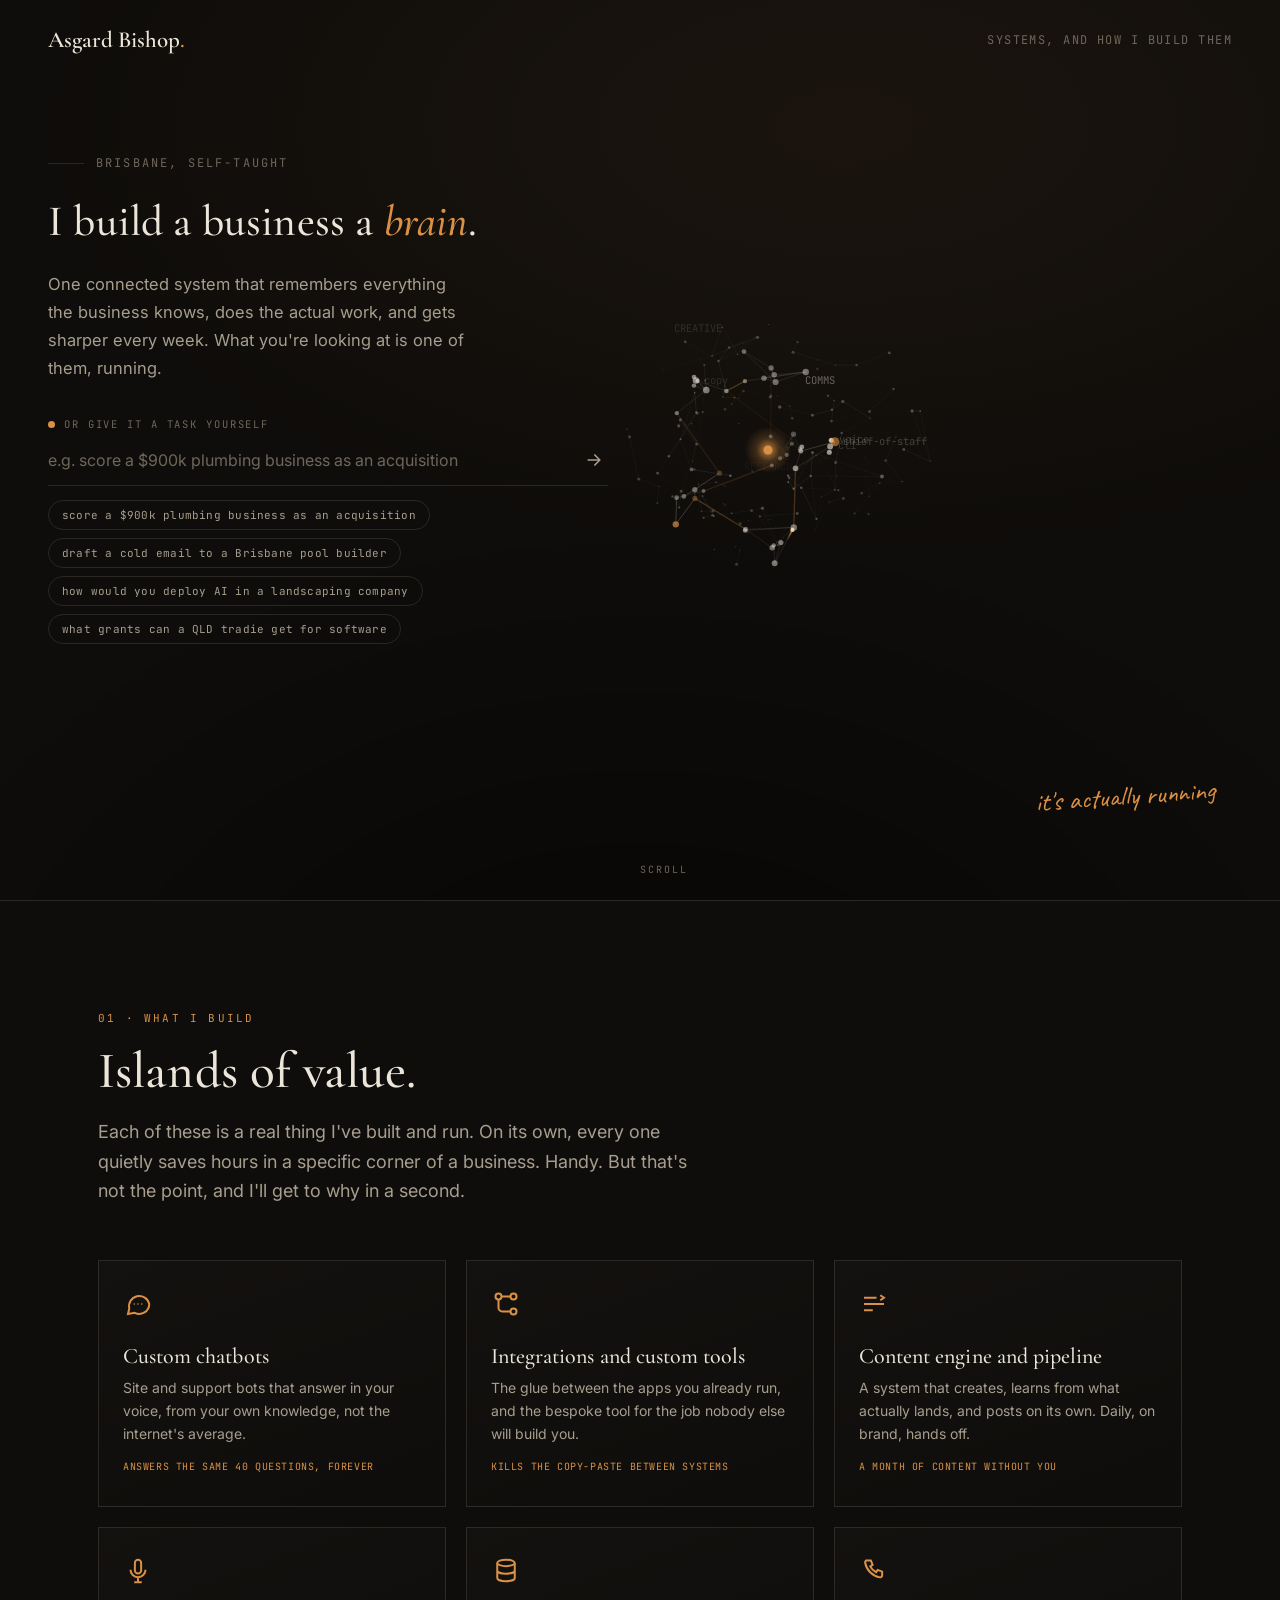
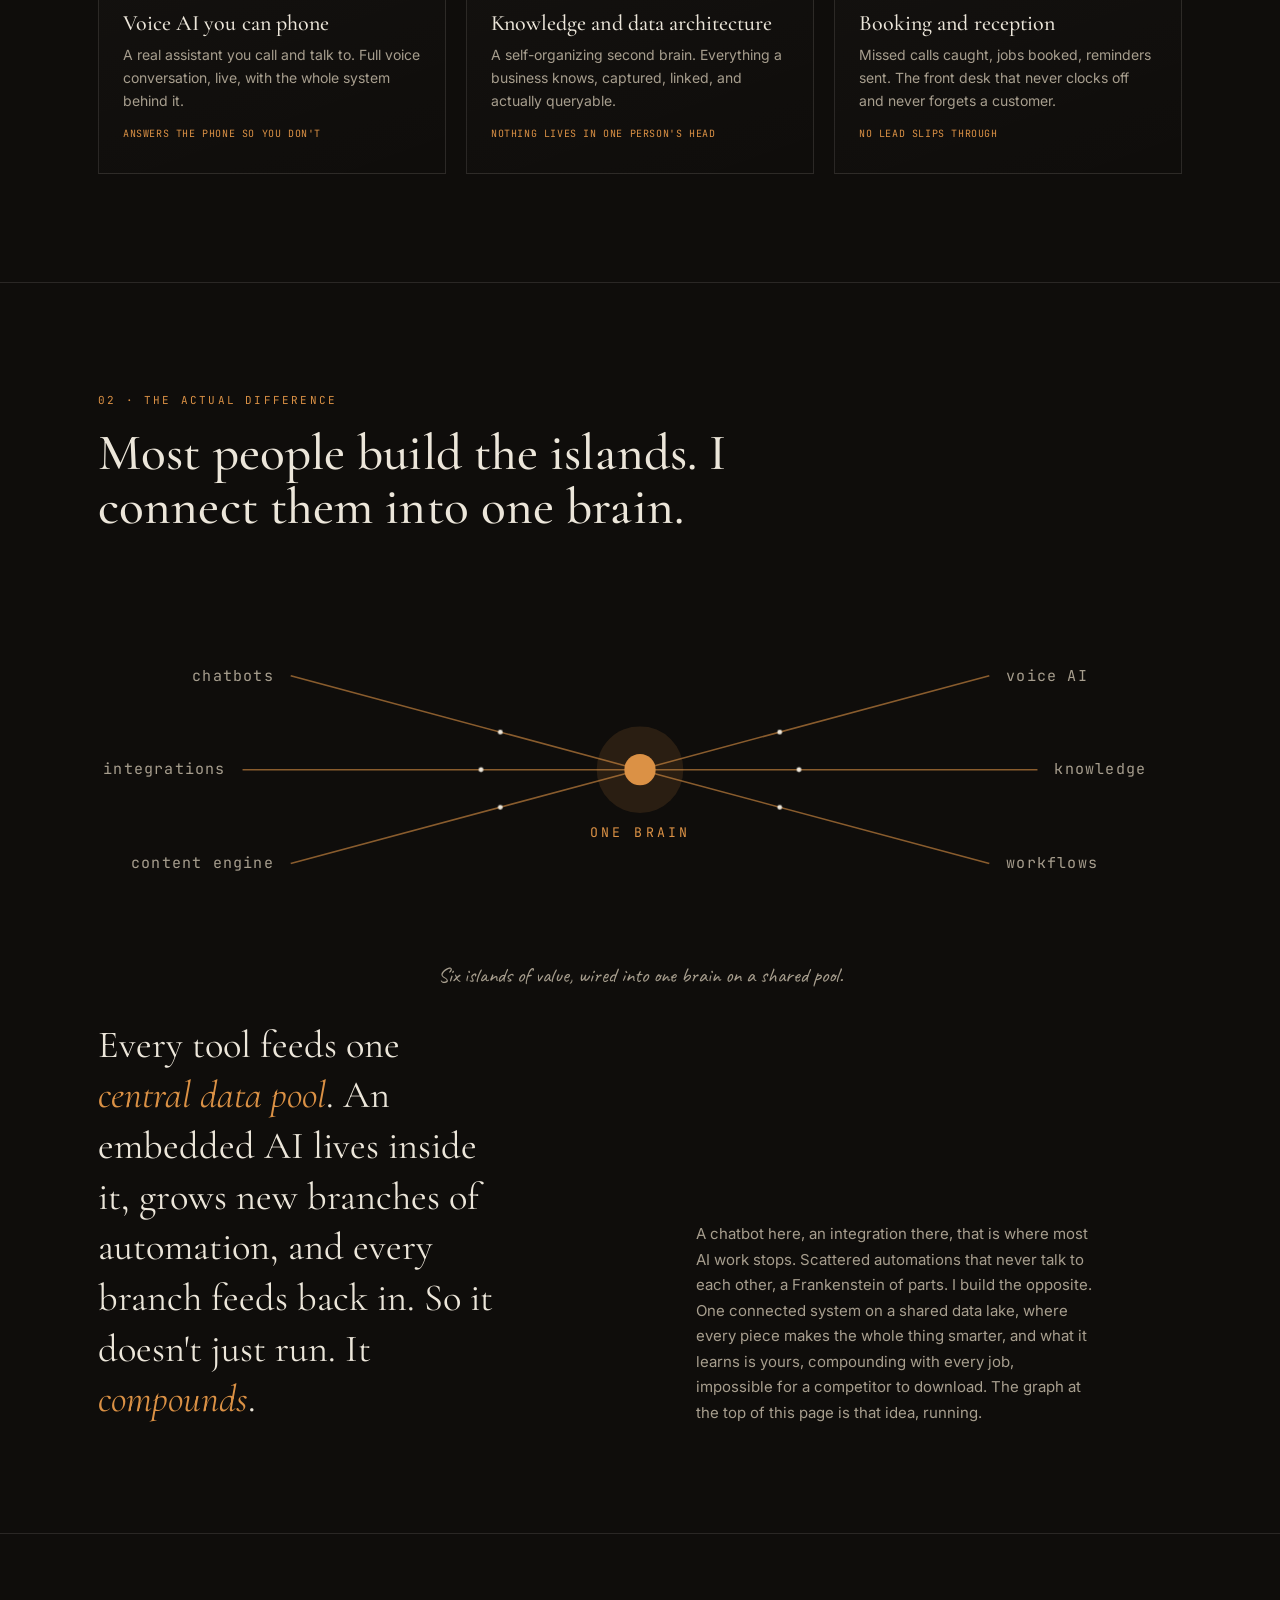
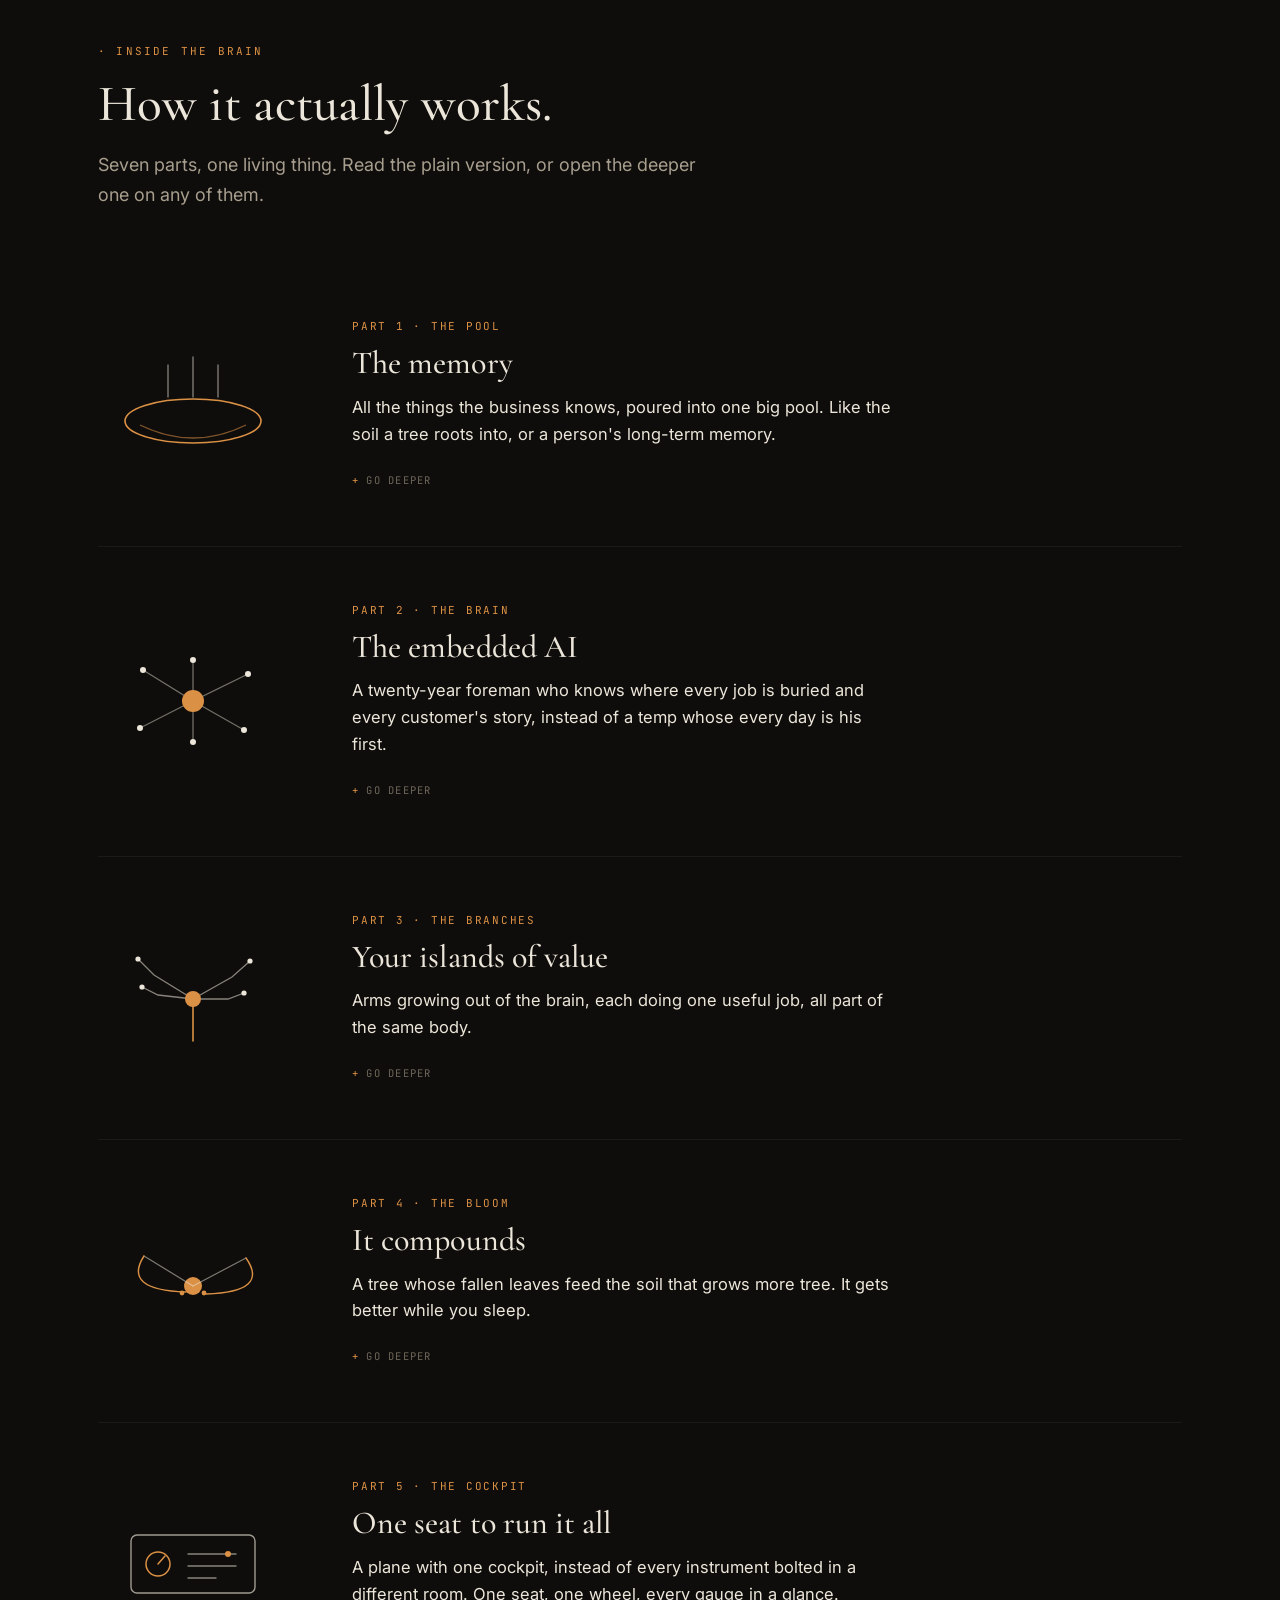
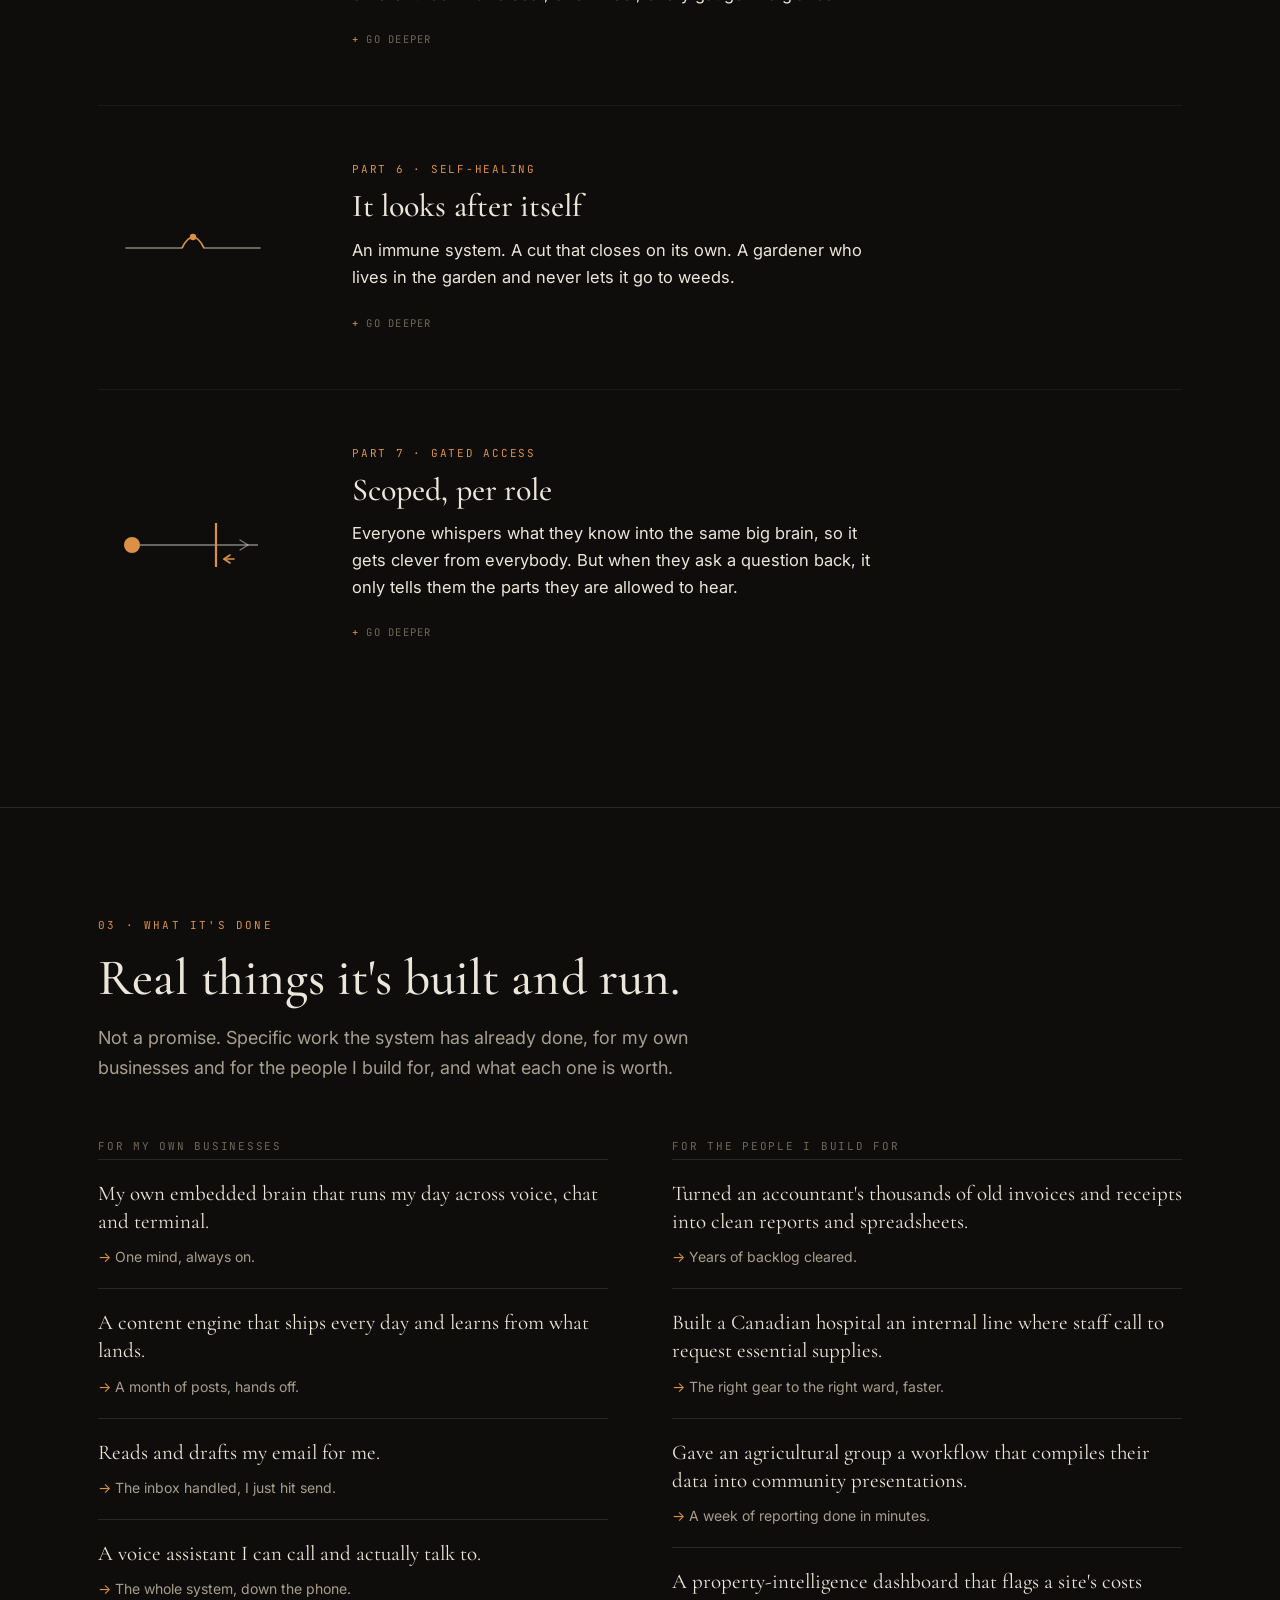
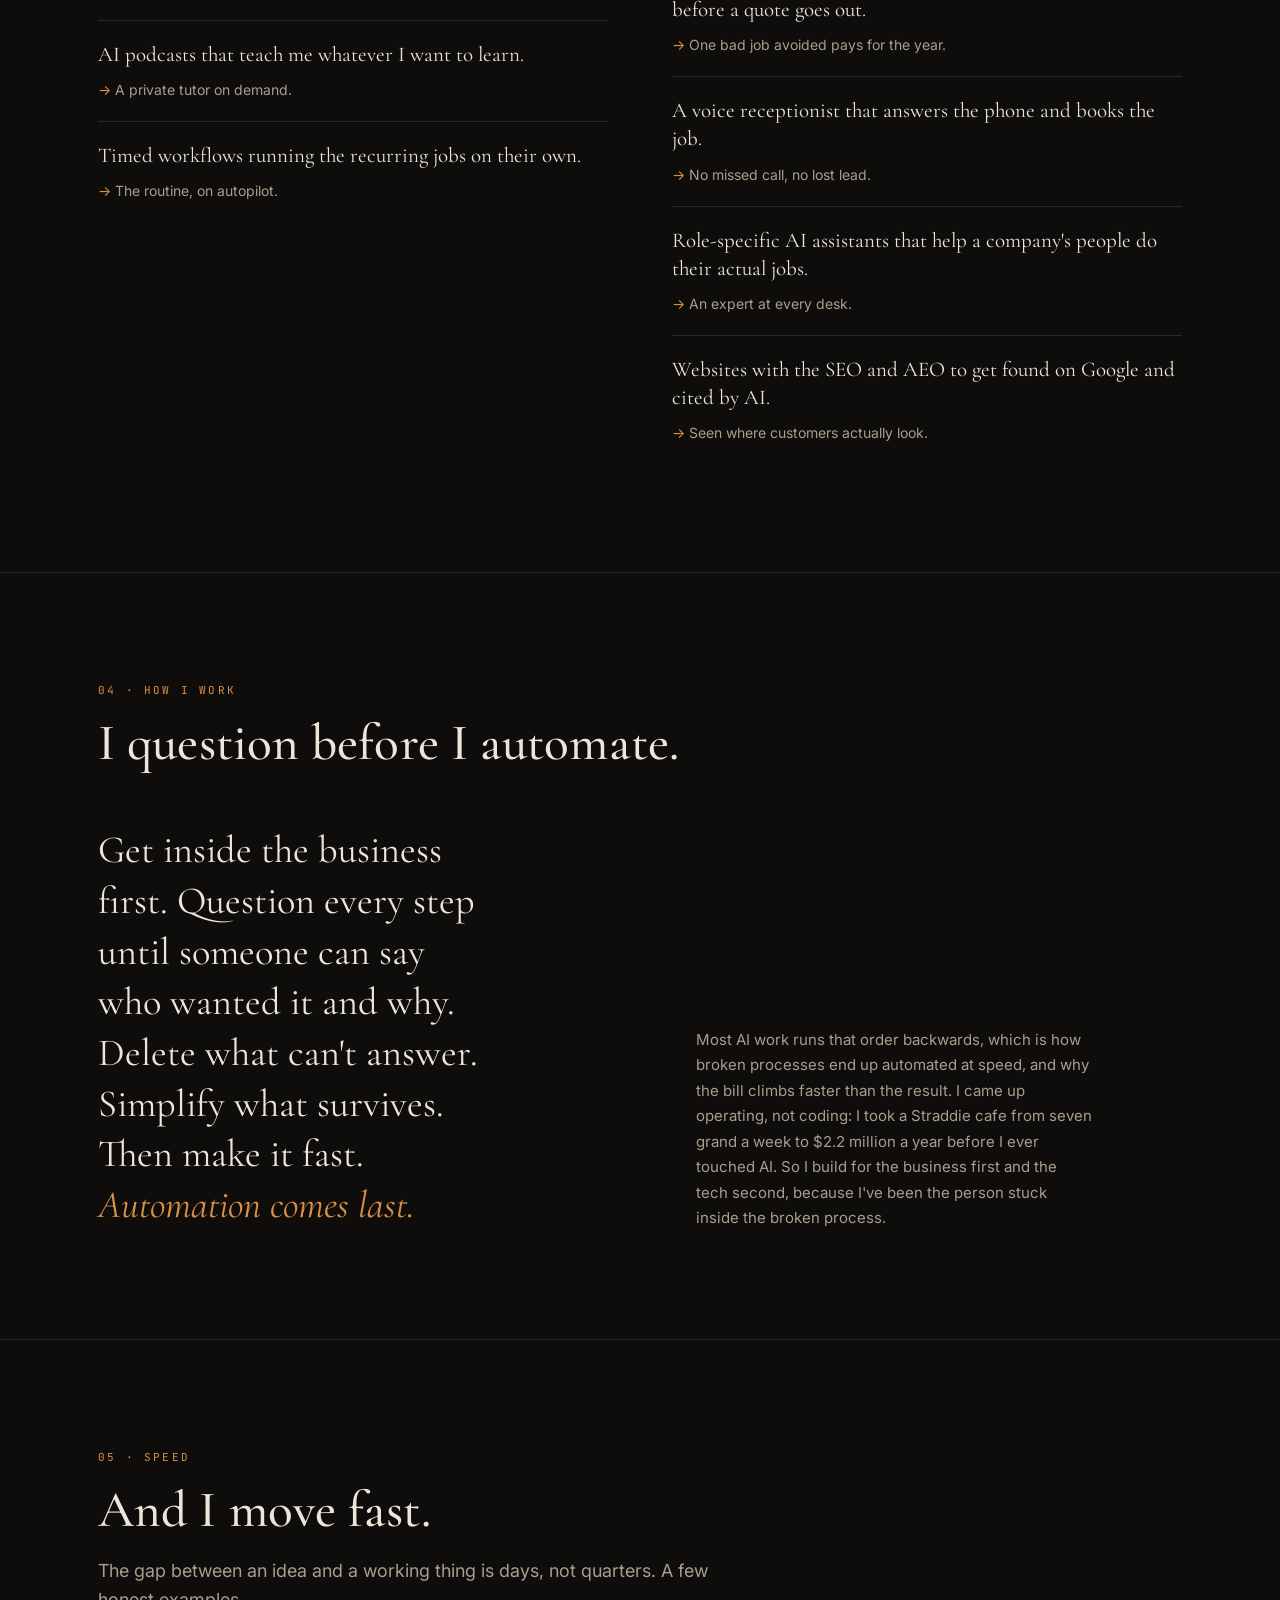
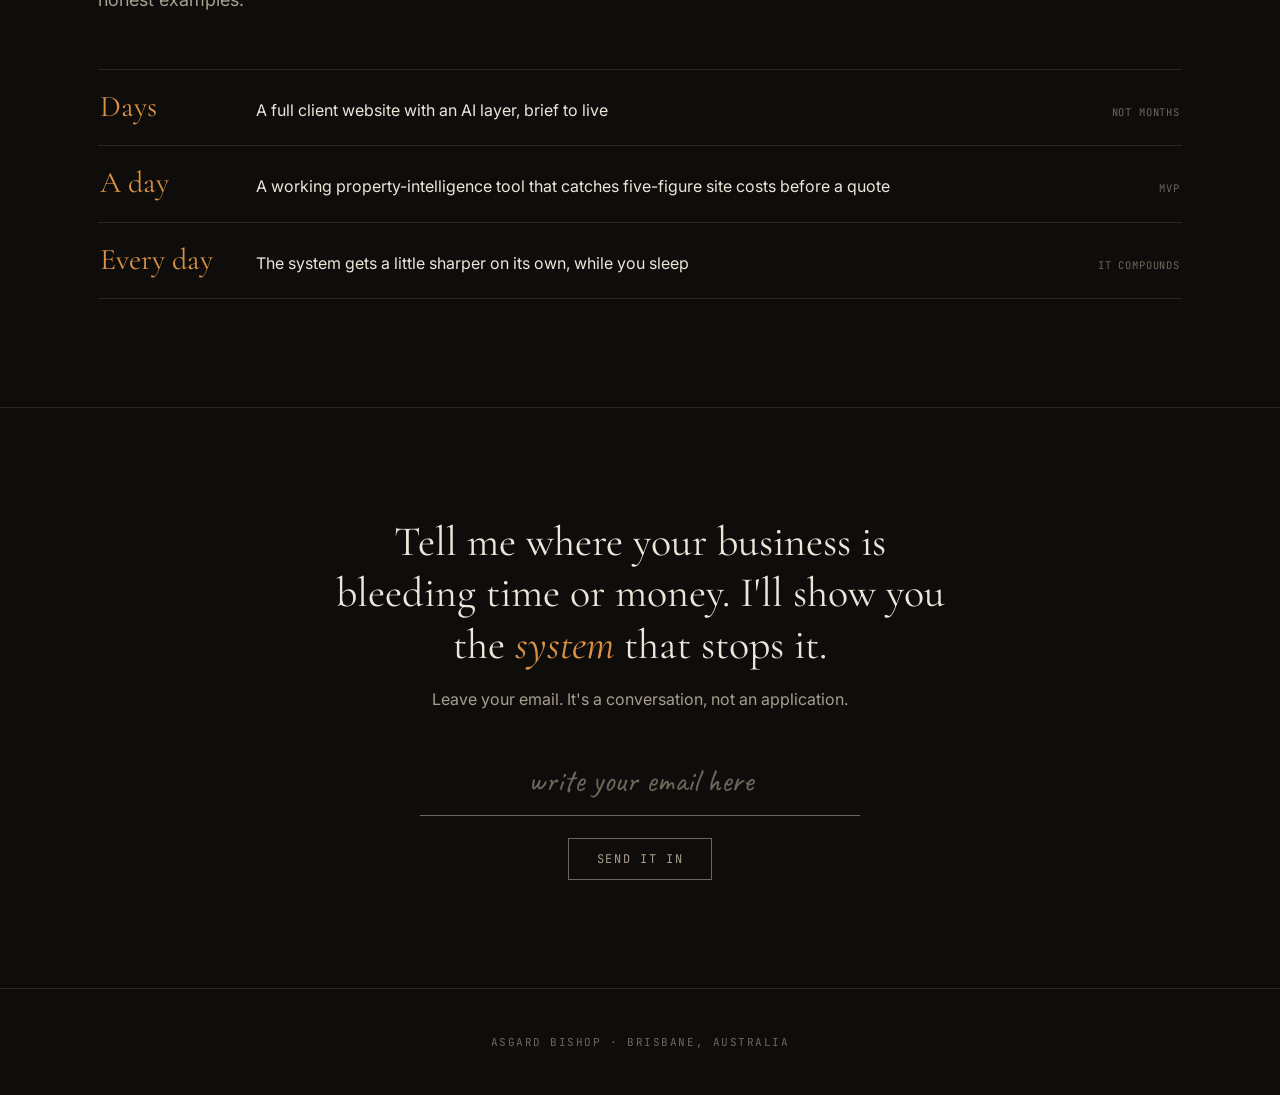
<file: archive/2026-10-neural-flight/flat.html>
<!DOCTYPE html>
<html lang="en-AU">
<head>
<meta name="robots" content="noindex">
<meta charset="UTF-8">
<meta name="viewport" content="width=device-width, initial-scale=1.0">
<title>Asgard Bishop</title>
<meta name="description" content="Asgard Bishop. Operator turned AI systems builder. Give the system a task and watch it work.">
<link rel="preconnect" href="https://fonts.googleapis.com">
<link rel="preconnect" href="https://fonts.gstatic.com" crossorigin>
<link href="https://fonts.googleapis.com/css2?family=Cormorant+Garamond:ital,wght@0,400;0,500;0,600;1,400;1,500&family=Inter:wght@400;500;600&family=JetBrains+Mono:wght@400;500&family=Caveat:wght@500;600&display=swap" rel="stylesheet">
<link rel="stylesheet" href="base.css">
<style>
  body::before{ content:""; position:fixed; inset:0; pointer-events:none; z-index:1;
    background:radial-gradient(120% 90% at 66% 14%, rgba(219,145,69,.06), transparent 55%),
               radial-gradient(100% 100% at 50% 120%, rgba(0,0,0,.55), transparent 60%); }

  #veil{ position:fixed; inset:0; z-index:60; background:var(--bg); display:flex; align-items:center; justify-content:center;
    transition:opacity .8s ease .35s, transform 1s cubic-bezier(.7,0,.2,1); }
  #veil.lift{ opacity:0; transform:translateY(-101%); pointer-events:none; }
  #veil svg{ width:74px; height:74px; overflow:visible; }
  #veil line{ stroke:var(--text); stroke-width:4; stroke-linecap:round; stroke-dasharray:60; stroke-dashoffset:60; animation:ink .7s ease forwards; }
  #veil line:nth-child(2){ animation-delay:.08s } #veil line:nth-child(3){ animation-delay:.16s } #veil line:nth-child(4){ animation-delay:.24s } #veil line:nth-child(5){ animation-delay:.32s }
  #veil circle{ opacity:0; animation:pop .4s ease forwards .5s; transform-box:fill-box; transform-origin:center; }
  @keyframes ink{ to{ stroke-dashoffset:0 } } @keyframes pop{ from{ opacity:0; transform:scale(.4) } to{ opacity:1; transform:scale(1) } }

  nav.top{ position:fixed; top:0; left:0; right:0; z-index:40; display:flex; align-items:center; justify-content:space-between; padding:22px clamp(24px,5vw,48px); }
  nav .wm{ font-family:var(--serif); font-size:23px; font-weight:600; } nav .wm .dot{ color:var(--clay); }
  nav .rt{ font-family:var(--mono); font-size:12px; letter-spacing:.12em; text-transform:uppercase; color:var(--text-faint); }

  .hero{ position:relative; height:100dvh; min-height:660px; overflow:hidden; }
  #field{ position:absolute; inset:0; width:100%; height:100%; z-index:2; cursor:grab; } #field:active{ cursor:grabbing; }

  .stage{ position:absolute; left:clamp(24px,5vw,48px); top:clamp(104px,16vh,168px); width:min(560px,48vw); z-index:6; max-height:calc(100dvh - 210px); display:flex; flex-direction:column; }
  .intro .kicker{ margin-bottom:24px; opacity:0; animation:rise .9s ease 1.1s forwards; }
  .intro h1{ font-size:clamp(29px,3.4vw,52px); line-height:1.12; letter-spacing:.004em; text-wrap:balance; opacity:0; animation:rise 1s ease 1.25s forwards; transition:font-size .5s ease; }
  .stage.active .intro h1{ font-size:clamp(23px,2.5vw,32px); }
  .stage.active .intro .sub{ display:none; }
  .stage.active .intro .kicker{ margin-bottom:16px; }
  .intro h1 em{ font-family:var(--serif); }
  .intro .sub{ margin-top:24px; max-width:42ch; font-size:clamp(14.5px,1.35vw,16.5px); color:var(--text-soft); line-height:1.7; opacity:0; animation:rise 1s ease 1.45s forwards; }
  @keyframes rise{ from{ opacity:0; transform:translateY(14px) } to{ opacity:1; transform:none } }

  /* command console */
  .console{ margin-top:34px; opacity:0; animation:rise 1s ease 1.7s forwards; pointer-events:auto; }
  .console .label{ font-family:var(--mono); font-size:10.5px; letter-spacing:.18em; text-transform:uppercase; color:var(--text-faint); display:flex; align-items:center; gap:9px; margin-bottom:12px; }
  .console .label .live{ width:7px; height:7px; border-radius:50%; background:var(--clay); box-shadow:0 0 0 0 rgba(219,145,69,.5); animation:beat 2.4s ease-in-out infinite; }
  @keyframes beat{ 0%,100%{ box-shadow:0 0 0 0 rgba(219,145,69,.45) } 50%{ box-shadow:0 0 0 6px rgba(219,145,69,0) } }
  .askbar{ display:flex; align-items:center; gap:10px; border-bottom:1px solid var(--hairline); padding-bottom:11px; transition:border-color .25s; }
  .askbar:focus-within{ border-color:var(--clay); }
  .askbar input{ flex:1; background:transparent; border:none; outline:none; color:var(--text); font-family:var(--sans); font-size:16px; padding:2px 0; }
  .askbar input::placeholder{ color:var(--text-faint); }
  .askbar button{ background:transparent; border:none; cursor:pointer; color:var(--text-soft); display:flex; padding:4px; transition:color .2s, transform .15s; }
  .askbar button:hover{ color:var(--clay); transform:translateX(2px); }
  .chips{ margin-top:14px; display:flex; flex-wrap:wrap; gap:8px; }
  .chips button{ font-family:var(--mono); font-size:11px; letter-spacing:.02em; color:var(--text-soft); background:transparent; border:1px solid var(--hairline); border-radius:999px; padding:7px 13px; cursor:pointer; transition:all .2s; }
  .chips button:hover{ color:var(--text); border-color:var(--text-faint); }

  /* answer console */
  .answer{ margin-top:22px; border-top:1px solid var(--hairline); padding-top:18px; max-height:38vh; overflow-y:auto; display:none; }
  .answer.show{ display:block; animation:rise .5s ease; }
  .answer .route{ font-family:var(--mono); font-size:11px; letter-spacing:.06em; color:var(--text-faint); display:flex; align-items:center; gap:8px; margin-bottom:14px; }
  .answer .route .rl{ color:var(--clay); }
  .answer .route .status{ margin-left:auto; text-transform:uppercase; letter-spacing:.14em; }
  .answer .body{ font-family:var(--sans); font-size:15px; line-height:1.72; color:var(--text); white-space:pre-wrap; }
  .answer .body .cursor{ display:inline-block; width:8px; height:1.05em; background:var(--clay); vertical-align:-2px; margin-left:1px; animation:blink 1s step-end infinite; }
  @keyframes blink{ 50%{ opacity:0 } }
  .answer::-webkit-scrollbar{ width:6px } .answer::-webkit-scrollbar-thumb{ background:var(--hairline); border-radius:3px }

  .cnote{ position:absolute; right:5%; bottom:9%; text-align:right; z-index:5; pointer-events:none; opacity:0; animation:rise 1s ease 2.2s forwards; }
  .scrollcue{ position:absolute; left:50%; bottom:22px; transform:translateX(-50%); z-index:6; font-family:var(--mono); font-size:10px; letter-spacing:.2em; text-transform:uppercase; color:var(--text-faint); opacity:0; animation:rise 1s ease 2.5s forwards, floaty 2.2s ease-in-out 2.5s infinite; }
  @keyframes floaty{ 0%,100%{ transform:translateX(-50%) translateY(0) } 50%{ transform:translateX(-50%) translateY(5px) } }
  @media (max-width:900px){ .stage{ width:auto; right:clamp(24px,5vw,48px); } .cnote{ display:none; } .answer{ max-height:32vh; } }

  /* ================= SECTIONS (the display) ================= */
  main.doc{ position:relative; z-index:5; background:var(--bg); }
  .section{ padding:clamp(80px,12vh,140px) 0; border-top:1px solid var(--hairline); }
  .sec-head{ max-width:62ch; margin-bottom:clamp(40px,6vh,68px); }
  .sec-tag{ font-family:var(--mono); font-size:11px; letter-spacing:.2em; text-transform:uppercase; color:var(--clay); display:block; margin-bottom:18px; }
  .section h2{ font-family:var(--serif); font-weight:500; font-size:clamp(30px,4vw,54px); line-height:1.05; }
  .sec-lede{ color:var(--text-soft); font-size:clamp(15px,1.6vw,18px); max-width:56ch; margin-top:18px; line-height:1.65; }

  /* work gallery (real screenshots) */
  .gallery{ display:grid; grid-template-columns:repeat(2,1fr); gap:clamp(16px,2vw,26px); }
  .proj{ border:1px solid var(--hairline); background:var(--bg-2); overflow:hidden; display:flex; flex-direction:column; transition:border-color .3s, transform .3s; }
  .proj:hover{ border-color:var(--text-faint); transform:translateY(-3px); }
  .proj .shot{ aspect-ratio:16/10; overflow:hidden; border-bottom:1px solid var(--hairline); background:#0a0908; }
  .proj .shot img{ width:100%; height:100%; object-fit:cover; object-position:top center; display:block; }
  .proj .meta{ padding:24px 26px 28px; }
  .proj .meta h3{ font-family:var(--serif); font-size:25px; margin-bottom:10px; }
  .proj .meta p{ color:var(--text-soft); font-size:14.5px; line-height:1.6; }
  .proj .tagline{ display:block; margin-top:14px; font-family:var(--mono); font-size:10px; letter-spacing:.08em; text-transform:uppercase; color:var(--text-faint); }
  @media(max-width:760px){ .gallery{ grid-template-columns:1fr; } }

  /* capability cards (systems, no photo) */
  .caps{ display:grid; grid-template-columns:repeat(3,1fr); gap:clamp(14px,1.8vw,20px); }
  .cap{ border:1px solid var(--hairline); padding:28px 24px 30px; background:linear-gradient(160deg,rgba(236,230,218,.02),transparent); transition:border-color .3s, transform .3s; }
  .cap:hover{ border-color:var(--text-faint); transform:translateY(-2px); }
  .cap .ic{ width:30px; height:30px; margin-bottom:18px; color:var(--clay); stroke:var(--clay); fill:none; }
  .cap h3{ font-family:var(--serif); font-size:22px; margin-bottom:10px; }
  .cap p{ color:var(--text-soft); font-size:14px; line-height:1.62; }
  .cap .out{ display:block; margin-top:14px; font-family:var(--mono); font-size:10px; letter-spacing:.06em; text-transform:uppercase; color:var(--clay); }
  @media(max-width:860px){ .caps{ grid-template-columns:1fr 1fr; } } @media(max-width:560px){ .caps{ grid-template-columns:1fr; } }

  /* how I work */
  .method .big{ font-family:var(--serif); font-size:clamp(24px,3vw,40px); line-height:1.32; color:var(--text); max-width:22ch; }
  .method .big em{ color:var(--clay); }
  .method .row2{ display:grid; grid-template-columns:1.1fr 1fr; gap:clamp(30px,5vw,80px); align-items:end; }
  .method .note{ color:var(--text-soft); font-size:15px; line-height:1.7; max-width:44ch; }
  @media(max-width:820px){ .method .row2{ grid-template-columns:1fr; gap:28px; } }

  /* speed */
  .speed .rows{ border-top:1px solid var(--hairline); margin-top:8px; }
  .speed .r{ display:grid; grid-template-columns:130px 1fr auto; gap:26px; padding:22px 2px; border-bottom:1px solid var(--hairline); align-items:baseline; }
  .speed .r .big{ font-family:var(--serif); font-size:30px; color:var(--clay); line-height:1; }
  .speed .r .what{ color:var(--text); font-size:16px; }
  .speed .r .note{ font-family:var(--mono); font-size:10.5px; color:var(--text-faint); text-transform:uppercase; letter-spacing:.08em; text-align:right; }
  @media(max-width:640px){ .speed .r{ grid-template-columns:1fr; gap:5px; } .speed .r .note{ text-align:left; } }

  /* contact ink-absorb */
  .contact-sec{ text-align:center; }
  .contact-sec .diary{ max-width:640px; margin:0 auto; position:relative; }
  .contact-sec .prompt{ font-family:var(--serif); font-size:clamp(26px,3.4vw,42px); line-height:1.22; }
  .contact-sec .prompt em{ color:var(--clay); }
  .contact-sec .subline{ margin-top:16px; color:var(--text-soft); font-size:16px; }
  .ink-form{ margin-top:40px; position:relative; min-height:120px; }
  .ink-field{ width:100%; max-width:440px; background:transparent; border:none; border-bottom:1px solid var(--text-faint); font-family:var(--hand); font-size:32px; color:var(--text); text-align:center; padding:8px 6px 14px; caret-color:var(--clay); outline:none; transition:border-color .3s; }
  .ink-field:focus{ border-color:var(--clay); }
  .ink-field::placeholder{ color:var(--text-faint); font-family:var(--hand); }
  .ink-field.absorbing{ animation:absorb 1.3s cubic-bezier(.6,0,.3,1) forwards; }
  @keyframes absorb{ 0%{ opacity:1; filter:blur(0); transform:translateY(0) } 45%{ opacity:.5; filter:blur(1px) } 100%{ opacity:0; filter:blur(7px); transform:translateY(18px) } }
  .ink-submit{ display:block; margin:22px auto 0; background:transparent; border:1px solid var(--text-faint); color:var(--text-soft); font-family:var(--mono); font-size:12px; letter-spacing:.14em; text-transform:uppercase; padding:12px 28px; cursor:pointer; transition:all .25s; }
  .ink-submit:hover{ border-color:var(--clay); color:var(--text); transform:translateY(-1px); }
  .ink-reply{ position:absolute; inset:0; display:flex; align-items:center; justify-content:center; opacity:0; pointer-events:none; }
  .ink-reply.show{ animation:rise 1.4s ease .5s forwards; }
  .ink-reply span{ font-family:var(--hand); font-size:clamp(26px,3.4vw,40px); color:var(--clay); }
  footer.foot{ text-align:center; padding:44px 0; border-top:1px solid var(--hairline); }
  footer.foot .mono{ font-size:11px; }

  /* nav backdrop once scrolled, so section headings stay legible under it */
  nav.top{ transition:background-color .3s ease, backdrop-filter .3s ease, border-color .3s ease; border-bottom:1px solid transparent; }
  nav.top.scrolled{ background:rgba(15,13,11,.72); backdrop-filter:blur(11px) saturate(1.1); -webkit-backdrop-filter:blur(11px) saturate(1.1); border-bottom:1px solid var(--hairline); }

  /* scroll reveal (dynamic movement) */
  .rv{ opacity:0; transform:translateY(26px); transition:opacity .85s cubic-bezier(.16,1,.3,1), transform .85s cubic-bezier(.16,1,.3,1); }
  .rv.in{ opacity:1; transform:none; }
  @media (prefers-reduced-motion:reduce){ .rv{ opacity:1 !important; transform:none !important; } }

  /* the seven-part tour */
  .part{ display:grid; grid-template-columns:190px 1fr; gap:clamp(28px,5vw,72px); padding:clamp(36px,6vh,62px) 0; align-items:center; border-bottom:1px solid var(--hairline-2); }
  .part:last-child{ border-bottom:none; }
  .part .viz svg{ width:100%; height:auto; display:block; overflow:visible; }
  .part .viz .tour-draw{ stroke-dasharray:1; stroke-dashoffset:1; }
  .part.in .viz .tour-draw{ animation:tdraw 1.25s cubic-bezier(.6,0,.2,1) forwards; }
  .part.in .viz .tour-draw.d2{ animation-delay:.22s; } .part.in .viz .tour-draw.d3{ animation-delay:.44s; }
  .part .viz .tour-fill{ opacity:0; } .part.in .viz .tour-fill{ animation:tfill .5s ease .5s forwards; }
  @keyframes tdraw{ to{ stroke-dashoffset:0; } } @keyframes tfill{ to{ opacity:1; } }
  .part .txt .pn{ font-family:var(--mono); font-size:11px; letter-spacing:.16em; text-transform:uppercase; color:var(--clay); display:block; margin-bottom:12px; }
  .part .txt h3{ font-family:var(--serif); font-size:clamp(23px,2.7vw,32px); margin-bottom:14px; }
  .part .txt .simple{ color:var(--text); font-size:16.5px; line-height:1.62; max-width:54ch; }
  .part .txt details{ margin-top:16px; }
  .part .txt summary{ list-style:none; cursor:pointer; font-family:var(--mono); font-size:10.5px; letter-spacing:.12em; text-transform:uppercase; color:var(--text-faint); display:inline-flex; align-items:center; gap:7px; transition:color .2s; }
  .part .txt summary::-webkit-details-marker{ display:none; }
  .part .txt summary::before{ content:"+"; color:var(--clay); }
  .part .txt details[open] summary::before{ content:"-"; }
  .part .txt summary:hover{ color:var(--text); }
  .part .txt .deep{ margin-top:12px; color:var(--text-soft); font-size:14px; line-height:1.66; max-width:58ch; }
  @media(max-width:720px){ .part{ grid-template-columns:1fr; gap:20px; } .part .viz{ max-width:210px; } }

  /* islands-to-brain morph */
  .morph{ margin:clamp(28px,5vh,54px) 0 clamp(20px,3vh,34px); }
  .morph svg{ width:100%; height:auto; display:block; overflow:visible; }
  .morph .wire{ stroke-dasharray:1; stroke-dashoffset:1; }
  .morph.in .wire{ animation:tdraw 1.15s cubic-bezier(.6,0,.2,1) forwards; }
  .morph .isle{ opacity:0; transform:scale(.4); transform-box:fill-box; transform-origin:center; }
  .morph.in .isle{ animation:tfill .6s cubic-bezier(.3,1,.4,1) forwards; }
  .morph .isle-lbl{ opacity:0; } .morph.in .isle-lbl{ animation:tfill .7s ease .25s forwards; }
  .morph .brain-core{ opacity:0; transform:scale(.5); transform-box:fill-box; transform-origin:center; }
  .morph.in .brain-core{ animation:brainin 1s cubic-bezier(.3,1.2,.4,1) .8s forwards; }
  @keyframes brainin{ to{ opacity:1; transform:scale(1); } }
  .morph-cap{ text-align:center; font-family:var(--hand); font-size:21px; color:var(--text-soft); margin-top:8px; opacity:0; }
  .morph.in .morph-cap{ animation:tfill .8s ease 1.1s forwards; }
  @media(max-width:720px){ .morph .isle-lbl{ display:none; } }

  /* what it's done: real work + benefit */
  .rgrid{ display:grid; grid-template-columns:1fr 1fr; gap:clamp(30px,5vw,72px); }
  .rcol-h{ font-family:var(--mono); font-size:11px; letter-spacing:.16em; text-transform:uppercase; color:var(--text-faint); margin-bottom:4px; }
  .ritem{ padding:20px 0; border-top:1px solid var(--hairline); }
  .ritem .rd{ font-family:var(--serif); font-size:clamp(18px,1.9vw,21px); color:var(--text); line-height:1.34; }
  .ritem .rb{ margin-top:9px; font-size:14px; color:var(--text-soft); }
  .ritem .rb::before{ content:"\2192\00a0"; color:var(--clay); }
  @media(max-width:760px){ .rgrid{ grid-template-columns:1fr; gap:10px; } }
</style>
</head>
<body>

<div id="veil" aria-hidden="true">
  <svg viewBox="43 47 84 77"><g><line x1="90" y1="88" x2="109.2" y2="63.5"/><line x1="90" y1="88" x2="56.9" y2="92.9"/><line x1="90" y1="88" x2="113.7" y2="109.7"/><line x1="90" y1="88" x2="75.7" y2="65.5"/><line x1="90" y1="88" x2="87.5" y2="110"/></g><circle cx="109.2" cy="63.5" r="11" fill="#DB9145"/><circle cx="56.9" cy="92.9" r="8" fill="#ECE6DA"/><circle cx="113.7" cy="109.7" r="8" fill="#ECE6DA"/><circle cx="75.7" cy="65.5" r="6" fill="#ECE6DA"/><circle cx="87.5" cy="110" r="5" fill="#ECE6DA"/></svg>
</div>

<nav class="top">
  <span class="wm">Asgard Bishop<span class="dot">.</span></span>
  <span class="rt">Systems, and how I build them</span>
</nav>

<section class="hero" id="hero">
  <canvas id="field" role="img" aria-label="A live neural map of Asgard's AI system. Give it a task and watch it route and answer."></canvas>
  <div class="stage">
    <div class="intro">
      <div class="kicker"><span class="ln"></span> Brisbane, self-taught</div>
      <h1>I build a business a <em class="accent">brain</em>.</h1>
      <p class="sub">One connected system that remembers everything the business knows, does the actual work, and gets sharper every week. What you're looking at is one of them, running.</p>
    </div>
    <div class="console">
      <div class="label"><span class="live"></span> Or give it a task yourself</div>
      <div class="askbar">
        <input id="taskInput" type="text" maxlength="400" placeholder="e.g. score a $900k plumbing business as an acquisition" autocomplete="off">
        <button id="sendBtn" aria-label="Send task">
          <svg width="20" height="20" viewBox="0 0 24 24" fill="none" stroke="currentColor" stroke-width="2" stroke-linecap="round" stroke-linejoin="round"><path d="M5 12h14M13 6l6 6-6 6"/></svg>
        </button>
      </div>
      <div class="chips" id="chips"></div>
      <div class="answer" id="answer">
        <div class="route" id="routeLine"><span>routing</span></div>
        <div class="body" id="answerBody"></div>
      </div>
    </div>
  </div>
  <div class="cnote"><span class="scribble">it's actually running</span></div>
  <div class="scrollcue">scroll</div>
</section>

<main class="doc">

  <!-- ============ ISLANDS OF VALUE ============ -->
  <section class="section" id="build">
    <div class="wrap">
      <div class="sec-head">
        <span class="sec-tag">01 · What I build</span>
        <h2>Islands of value.</h2>
        <p class="sec-lede">Each of these is a real thing I've built and run. On its own, every one quietly saves hours in a specific corner of a business. Handy. But that's not the point, and I'll get to why in a second.</p>
      </div>
      <div class="caps">
        <div class="cap">
          <svg class="ic" viewBox="0 0 24 24" stroke-width="1.6"><path d="M21 12a8 8 0 0 1-11.6 7.1L4 20l1-4.4A8 8 0 1 1 21 12Z"/><circle cx="9" cy="12" r=".6" fill="currentColor" stroke="none"/><circle cx="12" cy="12" r=".6" fill="currentColor" stroke="none"/><circle cx="15" cy="12" r=".6" fill="currentColor" stroke="none"/></svg>
          <h3>Custom chatbots</h3>
          <p>Site and support bots that answer in your voice, from your own knowledge, not the internet's average.</p>
          <span class="out">Answers the same 40 questions, forever</span>
        </div>
        <div class="cap">
          <svg class="ic" viewBox="0 0 24 24" stroke-width="1.6"><circle cx="6" cy="6" r="2.4"/><circle cx="18" cy="18" r="2.4"/><circle cx="18" cy="6" r="2.4"/><path d="M8.4 6H15.6M6 8.4V15a3 3 0 0 0 3 3h6.6"/></svg>
          <h3>Integrations and custom tools</h3>
          <p>The glue between the apps you already run, and the bespoke tool for the job nobody else will build you.</p>
          <span class="out">Kills the copy-paste between systems</span>
        </div>
        <div class="cap">
          <svg class="ic" viewBox="0 0 24 24" stroke-width="1.6"><path d="M4 7h10M4 12h16M4 17h7"/><path d="M17 5l3 2-3 2"/></svg>
          <h3>Content engine and pipeline</h3>
          <p>A system that creates, learns from what actually lands, and posts on its own. Daily, on brand, hands off.</p>
          <span class="out">A month of content without you</span>
        </div>
        <div class="cap">
          <svg class="ic" viewBox="0 0 24 24" stroke-width="1.6"><rect x="9.5" y="3" width="5" height="11" rx="2.5"/><path d="M6 11a6 6 0 0 0 12 0M12 17v4M9 21h6"/></svg>
          <h3>Voice AI you can phone</h3>
          <p>A real assistant you call and talk to. Full voice conversation, live, with the whole system behind it.</p>
          <span class="out">Answers the phone so you don't</span>
        </div>
        <div class="cap">
          <svg class="ic" viewBox="0 0 24 24" stroke-width="1.6"><ellipse cx="12" cy="5.5" rx="7" ry="2.6"/><path d="M5 5.5v6c0 1.5 3.1 2.6 7 2.6s7-1.1 7-2.6v-6M5 11.5v6c0 1.5 3.1 2.6 7 2.6s7-1.1 7-2.6v-6"/></svg>
          <h3>Knowledge and data architecture</h3>
          <p>A self-organizing second brain. Everything a business knows, captured, linked, and actually queryable.</p>
          <span class="out">Nothing lives in one person's head</span>
        </div>
        <div class="cap">
          <svg class="ic" viewBox="0 0 24 24" stroke-width="1.6"><path d="M6.5 3.5h3l1.4 3.6-1.9 1.2a10.5 10.5 0 0 0 4.7 4.7l1.2-1.9 3.6 1.4v3a1.6 1.6 0 0 1-1.7 1.6A14.5 14.5 0 0 1 4.9 5.2 1.6 1.6 0 0 1 6.5 3.5Z"/></svg>
          <h3>Booking and reception</h3>
          <p>Missed calls caught, jobs booked, reminders sent. The front desk that never clocks off and never forgets a customer.</p>
          <span class="out">No lead slips through</span>
        </div>
      </div>
    </div>
  </section>

  <!-- ============ THE CONNECTED SYSTEM (the thesis) ============ -->
  <section class="section method" id="system">
    <div class="wrap">
      <div class="sec-head">
        <span class="sec-tag">02 · The actual difference</span>
        <h2>Most people build the islands. I connect them into one brain.</h2>
      </div>

      <div class="morph"><svg viewBox="0 0 900 300" fill="none" role="img" aria-label="Six separate tools wiring into one central brain">
        <g stroke="#DB9145" stroke-width="1.3" opacity=".6">
          <path class="wire" pathLength="1" d="M160 72 L450 150"/>
          <path class="wire" pathLength="1" d="M120 150 L450 150"/>
          <path class="wire" pathLength="1" d="M160 228 L450 150"/>
          <path class="wire" pathLength="1" d="M740 72 L450 150"/>
          <path class="wire" pathLength="1" d="M780 150 L450 150"/>
          <path class="wire" pathLength="1" d="M740 228 L450 150"/>
        </g>
        <g class="isle" fill="#ECE6DA">
          <circle cx="160" cy="72" r="5"/><circle cx="120" cy="150" r="5"/><circle cx="160" cy="228" r="5"/>
          <circle cx="740" cy="72" r="5"/><circle cx="780" cy="150" r="5"/><circle cx="740" cy="228" r="5"/>
        </g>
        <g class="isle-lbl" font-family="'JetBrains Mono',monospace" font-size="12.5" letter-spacing="1" fill="#A79E8E">
          <text x="146" y="76" text-anchor="end">chatbots</text>
          <text x="106" y="154" text-anchor="end">integrations</text>
          <text x="146" y="232" text-anchor="end">content engine</text>
          <text x="754" y="76" text-anchor="start">voice AI</text>
          <text x="794" y="154" text-anchor="start">knowledge</text>
          <text x="754" y="232" text-anchor="start">workflows</text>
        </g>
        <g class="brain-core">
          <circle cx="450" cy="150" r="36" fill="#DB9145" opacity=".13"/>
          <circle cx="450" cy="150" r="13" fill="#DB9145"/>
          <text x="450" y="206" text-anchor="middle" font-family="'JetBrains Mono',monospace" font-size="11" letter-spacing="2.5" fill="#DB9145">ONE BRAIN</text>
        </g>
      </svg>
      <div class="morph-cap">Six islands of value, wired into one brain on a shared pool.</div>
      </div>

      <div class="row2">
        <p class="big">Every tool feeds one <em>central data pool</em>. An embedded AI lives inside it, grows new branches of automation, and every branch feeds back in. So it doesn't just run. It <em>compounds</em>.</p>
        <p class="note">A chatbot here, an integration there, that is where most AI work stops. Scattered automations that never talk to each other, a Frankenstein of parts. I build the opposite. One connected system on a shared data lake, where every piece makes the whole thing smarter, and what it learns is yours, compounding with every job, impossible for a competitor to download. The graph at the top of this page is that idea, running.</p>
      </div>
    </div>
  </section>

  <!-- ============ THE SEVEN-PART TOUR ============ -->
  <section class="section tour" id="inside">
    <div class="wrap">
      <div class="sec-head">
        <span class="sec-tag">· Inside the brain</span>
        <h2>How it actually works.</h2>
        <p class="sec-lede">Seven parts, one living thing. Read the plain version, or open the deeper one on any of them.</p>
      </div>

      <div class="part">
        <div class="viz"><svg viewBox="0 0 190 130" fill="none">
          <g stroke="#ECE6DA" stroke-width="1.4" stroke-linecap="round" opacity=".5"><line class="tour-draw" pathLength="1" x1="70" y1="26" x2="70" y2="58"/><line class="tour-draw d2" pathLength="1" x1="95" y1="18" x2="95" y2="58"/><line class="tour-draw d2" pathLength="1" x1="120" y1="26" x2="120" y2="58"/></g>
          <ellipse class="tour-draw d2" pathLength="1" cx="95" cy="82" rx="68" ry="22" stroke="#DB9145" stroke-width="1.6"/>
          <path class="tour-draw d3" pathLength="1" d="M42 86 q53 26 106 0" stroke="#DB9145" stroke-width="1.3" opacity=".55"/>
        </svg></div>
        <div class="txt">
          <span class="pn">Part 1 · The pool</span>
          <h3>The memory</h3>
          <p class="simple">All the things the business knows, poured into one big pool. Like the soil a tree roots into, or a person's long-term memory.</p>
          <details><summary>go deeper</summary><p class="deep">A central data lake holds everything the business knows, every quote, job, customer, decision and hard-won lesson, structured and linked so it can be queried, not just stored. One source of truth instead of knowledge scattered across apps and people's heads.</p></details>
        </div>
      </div>

      <div class="part">
        <div class="viz"><svg viewBox="0 0 190 130" fill="none">
          <g stroke="#ECE6DA" stroke-width="1.3" opacity=".45" stroke-linecap="round"><line class="tour-draw" pathLength="1" x1="95" y1="65" x2="45" y2="34"/><line class="tour-draw" pathLength="1" x1="95" y1="65" x2="150" y2="38"/><line class="tour-draw d2" pathLength="1" x1="95" y1="65" x2="42" y2="92"/><line class="tour-draw d2" pathLength="1" x1="95" y1="65" x2="146" y2="94"/><line class="tour-draw d2" pathLength="1" x1="95" y1="65" x2="95" y2="24"/><line class="tour-draw d3" pathLength="1" x1="95" y1="65" x2="95" y2="106"/></g>
          <g fill="#ECE6DA" class="tour-fill"><circle cx="45" cy="34" r="3"/><circle cx="150" cy="38" r="3"/><circle cx="42" cy="92" r="3"/><circle cx="146" cy="94" r="3"/><circle cx="95" cy="24" r="3"/><circle cx="95" cy="106" r="3"/></g>
          <circle class="tour-fill" cx="95" cy="65" r="11" fill="#DB9145"/>
        </svg></div>
        <div class="txt">
          <span class="pn">Part 2 · The brain</span>
          <h3>The embedded AI</h3>
          <p class="simple">A twenty-year foreman who knows where every job is buried and every customer's story, instead of a temp whose every day is his first.</p>
          <details><summary>go deeper</summary><p class="deep">An AI that lives inside that pool and reasons over all of it at once, grounded in the business's real data rather than the internet's average. Persistent, so it never starts from scratch.</p></details>
        </div>
      </div>

      <div class="part">
        <div class="viz"><svg viewBox="0 0 190 130" fill="none">
          <path class="tour-draw" pathLength="1" d="M95 108 L95 66" stroke="#DB9145" stroke-width="1.6" stroke-linecap="round"/>
          <g stroke="#ECE6DA" stroke-width="1.3" stroke-linecap="round" opacity=".55"><path class="tour-draw d2" pathLength="1" d="M95 66 L56 42 L40 26"/><path class="tour-draw d2" pathLength="1" d="M95 66 L134 44 L152 28"/><path class="tour-draw d3" pathLength="1" d="M95 66 L60 62 L44 54"/><path class="tour-draw d3" pathLength="1" d="M95 66 L130 66 L146 60"/></g>
          <g fill="#ECE6DA" class="tour-fill"><circle cx="40" cy="26" r="2.6"/><circle cx="152" cy="28" r="2.6"/><circle cx="44" cy="54" r="2.6"/><circle cx="146" cy="60" r="2.6"/></g>
          <circle class="tour-fill" cx="95" cy="66" r="8" fill="#DB9145"/>
        </svg></div>
        <div class="txt">
          <span class="pn">Part 3 · The branches</span>
          <h3>Your islands of value</h3>
          <p class="simple">Arms growing out of the brain, each doing one useful job, all part of the same body.</p>
          <details><summary>go deeper</summary><p class="deep">Each branch is one capability wired into the brain: a chatbot, a voice line, the content engine, invoice chasing, a pre-quote site check. Standalone, each saves real hours. Integrated, they are limbs of one body sharing one memory.</p></details>
        </div>
      </div>

      <div class="part">
        <div class="viz"><svg viewBox="0 0 190 130" fill="none">
          <circle class="tour-fill" cx="95" cy="70" r="9" fill="#DB9145"/>
          <g stroke="#ECE6DA" stroke-width="1.3" opacity=".5" stroke-linecap="round"><path class="tour-draw" pathLength="1" d="M95 70 L46 40"/><path class="tour-draw" pathLength="1" d="M95 70 L148 42"/></g>
          <g stroke="#DB9145" stroke-width="1.4" stroke-linecap="round" fill="none"><path class="tour-draw d2" pathLength="1" d="M46 40 q-22 34 42 36"/><path class="tour-draw d3" pathLength="1" d="M148 42 q24 34 -40 36"/></g>
          <g fill="#DB9145" class="tour-fill"><circle cx="84" cy="77" r="2.4"/><circle cx="106" cy="77" r="2.4"/></g>
        </svg></div>
        <div class="txt">
          <span class="pn">Part 4 · The bloom</span>
          <h3>It compounds</h3>
          <p class="simple">A tree whose fallen leaves feed the soil that grows more tree. It gets better while you sleep.</p>
          <details><summary>go deeper</summary><p class="deep">Every branch writes what it learns back into the pool. The brain sharpens, and a sharper brain grows new branches faster and cheaper. Each piece makes the whole more capable, and the cost of the next capability keeps falling.</p></details>
        </div>
      </div>

      <div class="part">
        <div class="viz"><svg viewBox="0 0 190 130" fill="none">
          <rect class="tour-draw" pathLength="1" x="33" y="36" width="124" height="58" rx="6" stroke="#ECE6DA" stroke-width="1.4" opacity=".65"/>
          <circle class="tour-draw d2" pathLength="1" cx="60" cy="65" r="12" stroke="#DB9145" stroke-width="1.5"/>
          <path class="tour-draw d2" pathLength="1" d="M60 65 L67 57" stroke="#DB9145" stroke-width="1.5" stroke-linecap="round"/>
          <g stroke="#ECE6DA" stroke-width="1.4" opacity=".55" stroke-linecap="round"><line class="tour-draw d3" pathLength="1" x1="90" y1="55" x2="138" y2="55"/><line class="tour-draw d3" pathLength="1" x1="90" y1="67" x2="138" y2="67"/><line class="tour-draw d3" pathLength="1" x1="90" y1="79" x2="118" y2="79"/></g>
          <circle class="tour-fill" cx="130" cy="55" r="3" fill="#DB9145"/>
        </svg></div>
        <div class="txt">
          <span class="pn">Part 5 · The cockpit</span>
          <h3>One seat to run it all</h3>
          <p class="simple">A plane with one cockpit, instead of every instrument bolted in a different room. One seat, one wheel, every gauge in a glance.</p>
          <details><summary>go deeper</summary><p class="deep">One control plane: watch every branch live, tweak behaviour, pull cross-business insights, iterate, all without code. Change a rule in plain language and the whole system adapts.</p></details>
        </div>
      </div>

      <div class="part">
        <div class="viz"><svg viewBox="0 0 190 130" fill="none">
          <g stroke="#ECE6DA" stroke-width="1.6" stroke-linecap="round" opacity=".55"><path class="tour-draw" pathLength="1" d="M28 66 L84 66"/><path class="tour-draw d2" pathLength="1" d="M106 66 L162 66"/></g>
          <path class="tour-draw d3" pathLength="1" d="M84 66 q11 -22 22 0" stroke="#DB9145" stroke-width="1.7" fill="none"/>
          <circle class="tour-fill" cx="95" cy="55" r="3.2" fill="#DB9145"/>
        </svg></div>
        <div class="txt">
          <span class="pn">Part 6 · Self-healing</span>
          <h3>It looks after itself</h3>
          <p class="simple">An immune system. A cut that closes on its own. A gardener who lives in the garden and never lets it go to weeds.</p>
          <details><summary>go deeper</summary><p class="deep">The system runs continuous audits and health checks on itself. It catches decay, a broken automation, a stale link, a failed backup, and repairs it or flags it to you before it becomes a problem.</p></details>
        </div>
      </div>

      <div class="part">
        <div class="viz"><svg viewBox="0 0 190 130" fill="none">
          <circle class="tour-fill" cx="34" cy="66" r="8" fill="#DB9145"/>
          <path class="tour-draw" pathLength="1" d="M42 66 L160 66" stroke="#ECE6DA" stroke-width="1.4" opacity=".55"/>
          <line class="tour-draw d2" pathLength="1" x1="118" y1="44" x2="118" y2="88" stroke="#DB9145" stroke-width="2.2"/>
          <g stroke="#ECE6DA" stroke-width="1.4" opacity=".5" stroke-linecap="round" fill="none"><path class="tour-draw d2" pathLength="1" d="M150 66 l-8 -5 M150 66 l-8 5"/></g>
          <g stroke="#DB9145" stroke-width="1.6" stroke-linecap="round" fill="none"><path class="tour-draw d3" pathLength="1" d="M126 80 L136 80"/><path class="tour-draw d3" pathLength="1" d="M126 80 l6 -4 M126 80 l6 4"/></g>
        </svg></div>
        <div class="txt">
          <span class="pn">Part 7 · Gated access</span>
          <h3>Scoped, per role</h3>
          <p class="simple">Everyone whispers what they know into the same big brain, so it gets clever from everybody. But when they ask a question back, it only tells them the parts they are allowed to hear.</p>
          <details><summary>go deeper</summary><p class="deep">The brain is shared, but retrieval is governed. Writes flow broadly and feed the pool. Reads are scoped per role, so marketing retrieves marketing context, never sales or accounting. Least privilege by default, on one connected brain. The compounding of one system with the security of walled-off departments.</p></details>
        </div>
      </div>

    </div>
  </section>

  <!-- ============ WHAT IT'S DONE (real work + benefits) ============ -->
  <section class="section" id="proof">
    <div class="wrap">
      <div class="sec-head">
        <span class="sec-tag">03 · What it's done</span>
        <h2>Real things it's built and run.</h2>
        <p class="sec-lede">Not a promise. Specific work the system has already done, for my own businesses and for the people I build for, and what each one is worth.</p>
      </div>
      <div class="rgrid">
        <div class="rcol">
          <div class="rcol-h">For my own businesses</div>
          <div class="ritem"><p class="rd">My own embedded brain that runs my day across voice, chat and terminal.</p><p class="rb">One mind, always on.</p></div>
          <div class="ritem"><p class="rd">A content engine that ships every day and learns from what lands.</p><p class="rb">A month of posts, hands off.</p></div>
          <div class="ritem"><p class="rd">Reads and drafts my email for me.</p><p class="rb">The inbox handled, I just hit send.</p></div>
          <div class="ritem"><p class="rd">A voice assistant I can call and actually talk to.</p><p class="rb">The whole system, down the phone.</p></div>
          <div class="ritem"><p class="rd">AI podcasts that teach me whatever I want to learn.</p><p class="rb">A private tutor on demand.</p></div>
          <div class="ritem"><p class="rd">Timed workflows running the recurring jobs on their own.</p><p class="rb">The routine, on autopilot.</p></div>
        </div>
        <div class="rcol">
          <div class="rcol-h">For the people I build for</div>
          <div class="ritem"><p class="rd">Turned an accountant's thousands of old invoices and receipts into clean reports and spreadsheets.</p><p class="rb">Years of backlog cleared.</p></div>
          <div class="ritem"><p class="rd">Built a Canadian hospital an internal line where staff call to request essential supplies.</p><p class="rb">The right gear to the right ward, faster.</p></div>
          <div class="ritem"><p class="rd">Gave an agricultural group a workflow that compiles their data into community presentations.</p><p class="rb">A week of reporting done in minutes.</p></div>
          <div class="ritem"><p class="rd">A property-intelligence dashboard that flags a site's costs before a quote goes out.</p><p class="rb">One bad job avoided pays for the year.</p></div>
          <div class="ritem"><p class="rd">A voice receptionist that answers the phone and books the job.</p><p class="rb">No missed call, no lost lead.</p></div>
          <div class="ritem"><p class="rd">Role-specific AI assistants that help a company's people do their actual jobs.</p><p class="rb">An expert at every desk.</p></div>
          <div class="ritem"><p class="rd">Websites with the SEO and AEO to get found on Google and cited by AI.</p><p class="rb">Seen where customers actually look.</p></div>
        </div>
      </div>
    </div>
  </section>

  <!-- ============ HOW I WORK (light, no secret sauce) ============ -->
  <section class="section method" id="how">
    <div class="wrap">
      <div class="sec-head">
        <span class="sec-tag">04 · How I work</span>
        <h2>I question before I automate.</h2>
      </div>
      <div class="row2">
        <p class="big">Get inside the business first. Question every step until someone can say who wanted it and why. Delete what can't answer. Simplify what survives. Then make it fast. <em>Automation comes last.</em></p>
        <p class="note">Most AI work runs that order backwards, which is how broken processes end up automated at speed, and why the bill climbs faster than the result. I came up operating, not coding: I took a Straddie cafe from seven grand a week to $2.2 million a year before I ever touched AI. So I build for the business first and the tech second, because I've been the person stuck inside the broken process.</p>
      </div>
    </div>
  </section>

  <!-- ============ SPEED ============ -->
  <section class="section speed" id="speed">
    <div class="wrap">
      <div class="sec-head">
        <span class="sec-tag">05 · Speed</span>
        <h2>And I move fast.</h2>
        <p class="sec-lede">The gap between an idea and a working thing is days, not quarters. A few honest examples.</p>
      </div>
      <div class="rows">
        <div class="r"><span class="big">Days</span><span class="what">A full client website with an AI layer, brief to live</span><span class="note">not months</span></div>
        <div class="r"><span class="big">A day</span><span class="what">A working property-intelligence tool that catches five-figure site costs before a quote</span><span class="note">MVP</span></div>
        <div class="r"><span class="big">Every day</span><span class="what">The system gets a little sharper on its own, while you sleep</span><span class="note">it compounds</span></div>
      </div>
    </div>
  </section>

  <!-- ============ CONTACT (ink absorb) ============ -->
  <section class="section contact-sec" id="contact">
    <div class="wrap">
      <div class="diary">
        <p class="prompt">Tell me where your business is bleeding time or money. I'll show you the <em>system</em> that stops it.</p>
        <p class="subline">Leave your email. It's a conversation, not an application.</p>
        <form class="ink-form" id="inkForm">
          <input class="ink-field" id="inkField" type="email" placeholder="write your email here" autocomplete="email" required>
          <button class="ink-submit" type="submit">Send it in</button>
          <div class="ink-reply" id="inkReply"><span>Good. I'll be in touch.</span></div>
        </form>
      </div>
    </div>
  </section>

  <footer class="foot"><div class="mono">Asgard Bishop · Brisbane, Australia</div></footer>

</main>

<script>
const SUGGESTED=[
  'score a $900k plumbing business as an acquisition',
  'draft a cold email to a Brisbane pool builder',
  'how would you deploy AI in a landscaping company',
  'what grants can a QLD tradie get for software',
];

/* ============================================================
   Neural constellation (subsystems, tracts, cascading signals).
   Exposes window.SYS so the console can light the routed lobe.
   ============================================================ */
const SYS = (function(){
  const cv=document.getElementById('field'), ctx=cv.getContext('2d'), hero=document.getElementById('hero');
  const DPR=Math.min(window.devicePixelRatio||1,2);
  const RM=matchMedia('(prefers-reduced-motion:reduce)').matches;
  const INK='236,230,218', CLAY='219,145,69';
  const R=()=>Math.random(), G=()=>(R()+R()+R()-1.5);
  let W,H;
  function resize(){ W=cv.width=hero.clientWidth*DPR; H=cv.height=hero.clientHeight*DPR; cv.style.width=hero.clientWidth+'px'; cv.style.height=hero.clientHeight+'px'; }
  resize(); addEventListener('resize',resize);

  const LOBES=[
    {name:'RESEARCH',labels:['deal-researcher','grant-scout','lev2050','deep-research']},
    {name:'DEALS',labels:['business-strategist','deal-ops','ecommerce','pipeline']},
    {name:'COMMS',labels:['chief-of-staff','whatsapp','voice','cli']},
    {name:'KNOWLEDGE',labels:['vault-keeper','memory','context-spine','obsidian']},
    {name:'CREATIVE',labels:['reflection','gdaimate-brand','content','copy']},
    {name:'ORCHESTRATION',labels:['orchestrator','meta','hermes','fitness']},
  ];
  const LR=98, GA=Math.PI*(3-Math.sqrt(5));
  const centres=LOBES.map((_,i)=>{ const y=1-(i/(LOBES.length-1))*2, rr=Math.sqrt(Math.max(0,1-y*y)), th=GA*i; return {x:Math.cos(th)*rr*LR,y:y*LR*.8,z:Math.sin(th)*rr*LR}; });
  const nodes=[], lobeNodes=LOBES.map(()=>[]);
  LOBES.forEach((lb,s)=>{ const c=centres[s]; for(let k=0;k<7;k++){ nodes.push({x:c.x+G()*30,y:c.y+G()*26,z:c.z+G()*30,s,ph:R()*7,deg:0,label:lb.labels[k]||null,base:2.1}); lobeNodes[s].push(nodes.length-1); } });
  const N=nodes.length;
  const edges=[], eset=new Set();
  const addEdge=(i,j)=>{ if(i===j)return; const k=Math.min(i,j)+'-'+Math.max(i,j); if(eset.has(k))return; eset.add(k); edges.push([i,j]); nodes[i].deg++; nodes[j].deg++; };
  lobeNodes.forEach(list=>{ for(let k=1;k<list.length;k++){ const links=1+(R()<.5?1:0); for(let l=0;l<links;l++){ let tot=0; for(let m=0;m<k;m++)tot+=nodes[list[m]].deg+1; let pick=R()*tot; for(let m=0;m<k;m++){ pick-=nodes[list[m]].deg+1; if(pick<=0){ addEdge(list[k],list[m]); break; } } } } });
  nodes.forEach(n=>{ n.r=n.base*(.85+Math.min(.9,n.deg*.16)); });
  const tracts=[], tset=new Set();
  for(let a=0;a<LOBES.length;a++){ const near=centres.map((c,b)=>[Math.hypot(c.x-centres[a].x,c.y-centres[a].y,c.z-centres[a].z),b]).filter(x=>x[1]!==a).sort((p,q)=>p[0]-q[0]).slice(0,2).map(x=>x[1]);
    for(const b of near){ const key=Math.min(a,b)+'-'+Math.max(a,b); if(tset.has(key))continue; tset.add(key); let bi=-1,bj=-1,bd=1e9; lobeNodes[a].forEach(i=>lobeNodes[b].forEach(j=>{ const d=Math.hypot(nodes[i].x-nodes[j].x,nodes[i].y-nodes[j].y,nodes[i].z-nodes[j].z); if(d<bd){bd=d;bi=i;bj=j;} })); if(bi>=0)tracts.push([bi,bj]); } }
  const adj=nodes.map(()=>[]); edges.forEach(([i,j])=>{adj[i].push(j);adj[j].push(i);}); tracts.forEach(([i,j])=>{adj[i].push(j);adj[j].push(i);});
  const neurons=[]; for(let i=0;i<130;i++){ const th=R()*Math.PI*2, ph=Math.acos(2*R()-1), rr=70+R()*95; neurons.push({x:rr*Math.sin(ph)*Math.cos(th),y:rr*Math.cos(ph)*.8,z:rr*Math.sin(ph)*Math.sin(th),r:.5+R()*1.1,ph:R()*7}); }
  const nEdges=[]; for(let i=0;i<neurons.length;i++){ let bj=-1,bd=1e9,b2=-1,bd2=1e9; for(let j=0;j<neurons.length;j++){ if(j===i)continue; const d=(neurons[i].x-neurons[j].x)**2+(neurons[i].y-neurons[j].y)**2+(neurons[i].z-neurons[j].z)**2; if(d<bd){bd2=bd;b2=bj;bd=d;bj=j;}else if(d<bd2){bd2=d;b2=j;} } if(bj>=0)nEdges.push([i,bj]); if(b2>=0&&R()<.5)nEdges.push([i,b2]); }

  const flashes=new Float32Array(N); let signals=[], nextFire=0;
  const lobeGlow=new Float32Array(LOBES.length);
  let activeLobe=-1;
  function fireFrom(i,energy){ if(energy<=.16)return; const outs=adj[i]; if(!outs.length)return; const count=energy>.8&&outs.length>2&&R()<.35?2:1; for(let k=0;k<count;k++){ signals.push({a:i,b:outs[Math.floor(R()*outs.length)],p:0,sp:2.2+R()*1.6,energy}); } }
  function seedFire(){ let pool; if(activeLobe>=0 && R()<.8){ pool=lobeNodes[activeLobe]; } else { pool=Array.from({length:N},(_,i)=>i); } fireFrom(pool[Math.floor(R()*pool.length)],1); }

  let rotY=.35, rotX=-.16, tRotY=.35, tRotX=-.16, vRotY=0, vRotX=0, dragging=false, px=0, py=0;
  function proj(n,sy,cy,sx,cx){ const x1=n.x*cy-n.z*sy, z1=n.x*sy+n.z*cy, y1=n.y*cx-z1*sx, z2=n.y*sx+z1*cx, p=575/(575+z2); return {X:W*.6+x1*p*DPR,Y:H*.5+y1*p*DPR,p,z:z2}; }
  cv.addEventListener('pointerdown',e=>{ dragging=true; px=e.clientX; py=e.clientY; cv.setPointerCapture(e.pointerId); });
  cv.addEventListener('pointermove',e=>{ if(!dragging)return; const dx=e.clientX-px, dy=e.clientY-py; px=e.clientX; py=e.clientY; vRotY=dx*.006; vRotX=dy*.006; tRotY+=vRotY; tRotX=Math.max(-1.0,Math.min(.7,tRotX+vRotX)); });
  addEventListener('pointerup',()=>dragging=false);

  let t=0, visible=true;
  new IntersectionObserver(en=>visible=en[0].isIntersecting,{threshold:.02}).observe(cv);

  function frame(){
    if(!visible||document.hidden){ requestAnimationFrame(frame); return; }
    t+=1/60;
    if(!dragging && !RM) tRotY+=.0006;
    if(!dragging){ tRotY+=vRotY; tRotX=Math.max(-1.0,Math.min(.7,tRotX+vRotX)); vRotY*=.92; vRotX*=.92; }
    rotY+=(tRotY-rotY)*.2; rotX+=(tRotX-rotX)*.2;
    for(let s=0;s<LOBES.length;s++) lobeGlow[s]+=(((s===activeLobe)?1:0)-lobeGlow[s])*.06;
    const sy=Math.sin(rotY), cy=Math.cos(rotY), sx=Math.sin(rotX), cx=Math.cos(rotX);
    ctx.clearRect(0,0,W,H);
    const drift=RM?0:1;

    const np=neurons.map(n=>proj({x:n.x+Math.sin(t*.4+n.ph)*2*drift,y:n.y+Math.cos(t*.36+n.ph)*2*drift,z:n.z},sy,cy,sx,cx));
    ctx.lineWidth=.6*DPR;
    for(const [a,b] of nEdges){ const A=np[a],B=np[b]; const al=Math.max(0,(A.p+B.p)/2-.6)*.1; if(al<=.008)continue; ctx.strokeStyle=`rgba(${INK},${al})`; ctx.beginPath(); ctx.moveTo(A.X,A.Y); ctx.lineTo(B.X,B.Y); ctx.stroke(); }
    np.forEach((P,i)=>{ const a=Math.max(0,(P.p-.5)*1.1)*.4; if(a<=.02)return; ctx.fillStyle=`rgba(${INK},${a})`; ctx.beginPath(); ctx.arc(P.X,P.Y,Math.max(.4,neurons[i].r*P.p)*DPR,0,7); ctx.fill(); });

    const P=nodes.map(n=>proj({x:n.x+Math.sin(t*.5+n.ph)*2.4*drift,y:n.y+Math.cos(t*.42+n.ph*1.7)*2.2*drift,z:n.z+Math.sin(t*.38+n.ph*.6)*2.4*drift},sy,cy,sx,cx));
    const C=proj({x:0,y:0,z:0},sy,cy,sx,cx);

    ctx.lineWidth=.9*DPR;
    for(const [a,b] of edges){ const A=P[a],B=P[b]; const depth=(A.p+B.p)/2; const hb=Math.max(flashes[a],flashes[b]); const lg=Math.max(lobeGlow[nodes[a].s],lobeGlow[nodes[b].s]); const al=Math.max(0,depth-.5)*(.2+lg*.35)+hb*.3; if(al<=.012)continue; ctx.strokeStyle=`rgba(${INK},${al})`; ctx.beginPath(); ctx.moveTo(A.X,A.Y); ctx.lineTo(B.X,B.Y); ctx.stroke(); }

    ctx.lineWidth=1.3*DPR;
    for(let k=0;k<tracts.length;k++){ const [a,b]=tracts[k]; const A=P[a],B=P[b]; const depth=(A.p+B.p)/2; const glow=.22+.16*Math.sin(t*1.4+k); const al=Math.max(0,depth-.5)*glow*1.5; if(al<=.015)continue; ctx.strokeStyle=`rgba(${CLAY},${Math.min(.6,al)})`; ctx.beginPath(); ctx.moveTo(A.X,A.Y); ctx.lineTo(B.X,B.Y); ctx.stroke(); }

    const rate=activeLobe>=0?.18:.6;
    if(!RM && t>nextFire){ nextFire=t+rate*(.6+R()*.9); seedFire(); }
    for(let i=0;i<N;i++){ if(flashes[i]>0) flashes[i]-=flashes[i]*.06+.004; }
    for(let i=signals.length-1;i>=0;i--){ const S=signals[i]; S.p+=S.sp/60;
      if(S.p>=1){ flashes[S.b]=Math.min(1,flashes[S.b]+.9*S.energy); signals.splice(i,1); if(R()<.75*S.energy) fireFrom(S.b,S.energy*.72); continue; }
      const A=P[S.a],B=P[S.b], depth=(A.p+B.p)/2; if(depth<.5)continue;
      const p0=Math.max(0,S.p-.3); const x0=A.X+(B.X-A.X)*p0,y0=A.Y+(B.Y-A.Y)*p0,x1=A.X+(B.X-A.X)*S.p,y1=A.Y+(B.Y-A.Y)*S.p;
      const al=Math.max(0,depth-.5)*1.5*S.energy; if(al<=.02)continue;
      const g=ctx.createLinearGradient(x0,y0,x1,y1); g.addColorStop(0,`rgba(${CLAY},0)`); g.addColorStop(1,`rgba(${CLAY},${Math.min(.9,al)})`);
      ctx.strokeStyle=g; ctx.lineWidth=1.8*DPR; ctx.beginPath(); ctx.moveTo(x0,y0); ctx.lineTo(x1,y1); ctx.stroke();
      ctx.fillStyle=`rgba(255,220,150,${Math.min(1,al*1.1)})`; ctx.beginPath(); ctx.arc(x1,y1,2.1*DPR,0,7); ctx.fill();
    }

    const order=P.map((p,i)=>[p.z,i]).sort((a,b)=>b[0]-a[0]).map(x=>x[1]);
    for(const i of order){ const p=P[i], n=nodes[i]; const lg=lobeGlow[n.s]; const base=Math.min(1,Math.max(0,(p.p-.5)*1.4))*(.7+lg*.6); if(base<=.03&&flashes[i]<=.02)continue; const fl=flashes[i]; const rad=Math.max(.6,n.r*p.p)*DPR*(1+fl*.7+lg*.2);
      ctx.fillStyle=(fl>.05||lg>.3)?`rgba(${CLAY},${Math.min(1,base*.5+fl+lg*.3)})`:`rgba(${INK},${base*.9})`;
      ctx.beginPath(); ctx.arc(p.X,p.Y,rad,0,7); ctx.fill();
    }

    ctx.font=`${10.5*DPR}px 'JetBrains Mono', monospace`; ctx.textAlign='center';
    centres.forEach((c,s)=>{ const Pc=proj(c,sy,cy,sx,cx); if(Pc.p<1.02)return; const a=Math.min(.55,(Pc.p-1.0)*2.2)+lobeGlow[s]*.4; if(a<=.04)return; ctx.fillStyle=lobeGlow[s]>.3?`rgba(${CLAY},${Math.min(.9,a)})`:`rgba(${INK},${Math.min(.55,a)})`; ctx.fillText(LOBES[s].name, Pc.X, Pc.Y-58*Pc.p*DPR); });

    ctx.textAlign='left';
    const nl=P.map((p,i)=>[p.p,i]).filter(x=>nodes[x[1]].label).sort((a,b)=>b[0]-a[0]).slice(0,4);
    for(const [p,i] of nl){ const pt=P[i]; const a=Math.min(.8,Math.max(0,(p-1.05)*1.3)); if(a<=.05)continue; ctx.fillStyle=`rgba(${INK},${a})`; ctx.fillText(nodes[i].label, pt.X+8*DPR, pt.Y+3*DPR); }

    const coreR=(8+Math.sin(t*1.6)*1.1)*C.p*DPR;
    const cg=ctx.createRadialGradient(C.X,C.Y,0,C.X,C.Y,coreR*2.6); cg.addColorStop(0,`rgba(${CLAY},.85)`); cg.addColorStop(.5,`rgba(${CLAY},.22)`); cg.addColorStop(1,`rgba(${CLAY},0)`);
    ctx.fillStyle=cg; ctx.beginPath(); ctx.arc(C.X,C.Y,coreR*2.6,0,7); ctx.fill();
    ctx.fillStyle=`rgba(${CLAY},1)`; ctx.beginPath(); ctx.arc(C.X,C.Y,coreR*.5,0,7); ctx.fill();

    requestAnimationFrame(frame);
  }
  requestAnimationFrame(frame);

  const idx=name=>LOBES.findIndex(l=>l.name===name);
  return {
    route(name){ const i=idx(name); if(i<0)return; activeLobe=i; const hub=lobeNodes[i][0]; signals.push({a:hub,b:adj[hub][0]!=null?adj[hub][0]:hub,p:0,sp:2,energy:1}); for(let k=0;k<3;k++) fireFrom(lobeNodes[i][Math.floor(R()*lobeNodes[i].length)],1); },
    reset(){ activeLobe=-1; },
  };
})();

/* ============================================================
   The console: task -> live stream from /api/ask (SSE),
   graph reacts, answer types in. ?mock=1 simulates locally.
   ============================================================ */
(function(){
  const MOCK=new URLSearchParams(location.search).has('mock');
  const input=document.getElementById('taskInput'), send=document.getElementById('sendBtn');
  const chipsEl=document.getElementById('chips'), answer=document.getElementById('answer');
  const routeLine=document.getElementById('routeLine'), body=document.getElementById('answerBody');
  let busy=false;

  SUGGESTED.forEach(s=>{ const b=document.createElement('button'); b.textContent=s; b.onclick=()=>{ input.value=s; ask(); }; chipsEl.appendChild(b); });

  const setRoute=(lobe,spec)=>{ routeLine.innerHTML=`<span>routing to</span> <span class="rl">${lobe} / ${spec}</span> <span class="status" id="stat">working</span>`; };
  const setStatus=s=>{ const el=document.getElementById('stat'); if(el) el.textContent=s; };
  const cursor='<span class="cursor"></span>';
  let text='';
  const render=()=>{ body.innerHTML=text.replace(/</g,'&lt;')+ (busy?cursor:''); answer.scrollTop=answer.scrollHeight; };

  async function ask(){
    const task=(input.value||'').trim(); if(!task||busy) return;
    busy=true; text=''; document.querySelector('.stage').classList.add('active'); answer.classList.add('show'); routeLine.innerHTML='<span>connecting to the system…</span>'; body.innerHTML=cursor; SYS.reset();
    try{
      if(MOCK){ await runMock(task); }
      else{
        const resp=await fetch('/api/ask',{method:'POST',headers:{'content-type':'application/json'},body:JSON.stringify({task})});
        if(!resp.ok||!resp.body) throw new Error('offline');
        const reader=resp.body.getReader(), dec=new TextDecoder(); let buf='';
        while(true){ const {value,done}=await reader.read(); if(done)break; buf+=dec.decode(value,{stream:true}); let i; while((i=buf.indexOf('\n\n'))!==-1){ handleEvent(buf.slice(0,i)); buf=buf.slice(i+2); } }
      }
    }catch(e){ routeLine.innerHTML='<span>the system is offline right now. try again shortly.</span>'; }
    busy=false; setStatus('done'); render();
  }

  function handleEvent(chunk){
    let ev='message', data='';
    chunk.split('\n').forEach(l=>{ if(l.startsWith('event:')) ev=l.slice(6).trim(); else if(l.startsWith('data:')) data+=l.slice(5).trim(); });
    let d={}; try{ d=JSON.parse(data); }catch{}
    if(ev==='route'){ SYS.route(d.lobe); setRoute(d.lobe, d.specialist||''); }
    else if(ev==='token'){ text+=d.text||''; render(); }
    else if(ev==='error'){ routeLine.innerHTML=`<span>${(d.message||'error')}</span>`; }
    else if(ev==='done'){ setStatus('done'); }
  }

  function runMock(task){
    return new Promise(res=>{
      const t=task.toLowerCase();
      const lobe = /grant|rebate|fund/.test(t)?['RESEARCH','grant-scout']
        : /score|acqui|business|buy|worth|valuation/.test(t)?['RESEARCH','deal-researcher']
        : /email|reply|message|dm|call/.test(t)?['COMMS','chief-of-staff']
        : /deploy|automat|workflow|build/.test(t)?['DEALS','business-strategist']
        : ['ORCHESTRATION','meta'];
      setTimeout(()=>{ SYS.route(lobe[0]); setRoute(lobe[0],lobe[1]);
        const demo=`This is a local mock of the stream, so you can see the interaction. On the real endpoint this is Claude, routed through the ${lobe[0]} subsystem and answering as ${lobe[1]}, streaming token by token while the graph fires in that region. Drop your API key into the Vercel env and it goes live.`;
        const words=demo.split(' '); let k=0;
        const iv=setInterval(()=>{ text+=(k?' ':'')+words[k++]; render(); if(k>=words.length){ clearInterval(iv); res(); } }, 42);
      }, 520);
    });
  }

  send.onclick=ask;
  input.addEventListener('keydown',e=>{ if(e.key==='Enter') ask(); });
})();

(function(){ const v=document.getElementById('veil'); const go=()=>v.classList.add('lift'); const t=Date.now();
  window.addEventListener('load',()=>setTimeout(go,Math.max(0,1400-(Date.now()-t)))); setTimeout(go,2500); })();

/* nav backdrop on scroll + staggered scroll-reveal for every section block */
(function(){
  const nav=document.querySelector('nav.top');
  addEventListener('scroll',()=>{ nav.classList.toggle('scrolled', scrollY>40); },{passive:true});
  const RM=matchMedia('(prefers-reduced-motion:reduce)').matches;
  const items=[...document.querySelectorAll('.section .sec-head, .cap, .ritem, .method .row2, .speed .rows, .contact-sec .diary')];
  items.forEach(el=>el.classList.add('rv'));
  if(RM){ items.forEach(el=>el.classList.add('in')); return; }
  const io=new IntersectionObserver(es=>es.forEach(e=>{ if(e.isIntersecting){ const el=e.target, sibs=[...el.parentElement.children], i=sibs.indexOf(el); el.style.transitionDelay=(Math.min(i,6)*70)+'ms'; el.classList.add('in'); io.unobserve(el); } }),{threshold:.12, rootMargin:'0px 0px -6% 0px'});
  items.forEach(el=>io.observe(el));
})();

/* self-drawing diagrams in the seven-part tour */
(function(){
  const RM=matchMedia('(prefers-reduced-motion:reduce)').matches;
  const parts=[...document.querySelectorAll('.part, .morph')];
  if(!parts.length) return;
  if(RM){ parts.forEach(el=>el.classList.add('in')); return; }
  const io=new IntersectionObserver(es=>es.forEach(e=>{ if(e.isIntersecting){ e.target.classList.add('in'); io.unobserve(e.target); } }),{threshold:.2});
  parts.forEach(el=>io.observe(el));
})();

/* contact: ink-absorb, the text sinks into the page then a handwritten reply fades up */
(function(){
  const form=document.getElementById('inkForm'), field=document.getElementById('inkField'), reply=document.getElementById('inkReply');
  if(!form) return;
  form.addEventListener('submit',e=>{
    e.preventDefault();
    const email=(field.value||'').trim(); if(!email) return;
    field.classList.add('absorbing'); field.disabled=true;
    const btn=form.querySelector('.ink-submit'); if(btn){ btn.style.transition='opacity .4s'; btn.style.opacity='0'; }
    setTimeout(()=>{ reply.classList.add('show'); },1050);
    /* production: POST { email } to a capture endpoint that notifies asgardbishop@gmail.com */
  });
})();
</script>
</body>
</html>
</file>
<file: base.css>
/* ============================================================
   asgardbishop.com — SHARED DESIGN SYSTEM (dark, creative)
   Direction: dark editorial gallery, not dark-tech. Elegant
   high-contrast serif against machine mono, one warm accent,
   hairlines, real restraint. NO Fraunces (AI tell). Warm-dark
   ground, never cold blue-black. No em dashes anywhere.
   ============================================================ */

:root{
  --bg:#0F0D0B;            /* warm near-black ground */
  --bg-2:#15120E;          /* faint raised panel */
  --bg-3:#1B1712;          /* hover / deeper panel */
  --text:#ECE6DA;          /* warm off-white, never pure */
  --text-soft:#A79E8E;     /* secondary */
  --text-faint:#6E665A;    /* captions, mono labels */
  --hairline:rgba(236,230,218,.12);
  --hairline-2:rgba(236,230,218,.06);

  /* one accent, warm clay-amber, luminous on dark, used once per view */
  --clay:#DB9145;
  --clay-deep:#B9702B;

  --serif:'Cormorant Garamond',Georgia,serif;  /* elegant high-contrast, his personal face */
  --sans:'Inter',-apple-system,BlinkMacSystemFont,system-ui,sans-serif;
  --mono:'JetBrains Mono',ui-monospace,Menlo,monospace;
  --hand:'Caveat',cursive;
}

*,*::before,*::after{ margin:0; padding:0; box-sizing:border-box; }

html{ background:var(--bg); scroll-behavior:smooth; }
body{
  background:var(--bg);
  color:var(--text);
  font-family:var(--sans);
  font-size:17px;
  line-height:1.65;
  -webkit-font-smoothing:antialiased;
  text-rendering:optimizeLegibility;
}

/* type */
h1,h2,h3{ font-family:var(--serif); font-weight:500; color:var(--text); line-height:1.02; letter-spacing:.002em; }
h1{ font-size:clamp(46px,7vw,104px); }
h2{ font-size:clamp(32px,4.4vw,60px); }
h3{ font-size:clamp(22px,2.4vw,30px); }
em{ font-style:italic; }
.accent{ color:var(--clay); }
a{ color:inherit; text-decoration:none; }

/* furniture */
.wrap{ max-width:1180px; margin:0 auto; padding:0 clamp(24px,5vw,48px); }
.mono{ font-family:var(--mono); font-size:12px; letter-spacing:.14em; text-transform:uppercase; color:var(--text-faint); }
.kicker{ font-family:var(--mono); font-size:12px; letter-spacing:.18em; text-transform:uppercase; color:var(--text-faint); display:inline-flex; align-items:center; gap:12px; }
.kicker .ln{ width:36px; height:1px; background:var(--hairline); display:inline-block; }
.scribble{ font-family:var(--hand); font-size:27px; color:var(--clay); transform:rotate(-4deg); display:inline-block; }

.section{ padding:clamp(90px,13vh,150px) 0; }
.section + .section{ border-top:1px solid var(--hairline); }
.sec-lede{ color:var(--text-soft); font-size:clamp(16px,1.6vw,19px); max-width:56ch; margin-top:18px; }

/* ledger + figure plate (used later by systems section) */
.ledger .row{ display:flex; justify-content:space-between; gap:20px; padding:13px 2px; border-bottom:1px solid var(--hairline-2); font-size:14px; font-family:var(--mono); letter-spacing:.02em; }
.ledger .row .v{ color:var(--text); }
.ledger .row .k{ color:var(--text-faint); }

.plate{ position:relative; border:1px solid var(--hairline); background:linear-gradient(160deg,rgba(236,230,218,.02),transparent); }
.plate .plate-num{ position:absolute; top:-8px; left:18px; background:var(--bg); padding:0 9px; font-family:var(--mono); font-size:10.5px; letter-spacing:.16em; text-transform:uppercase; color:var(--text-faint); }
.plate .plate-cap{ padding:12px 18px 16px; font-family:var(--hand); font-size:19px; color:var(--text-soft); }

/* buttons */
.btn{ display:inline-flex; align-items:center; gap:9px; background:var(--text); color:var(--bg);
  font-family:var(--sans); font-weight:600; font-size:15px; padding:14px 28px; border:none; cursor:pointer;
  transition:transform .15s ease, background-color .2s; }
.btn:hover{ transform:translateY(-1px); background:#fff; }
.btn-ghost{ background:transparent; color:var(--text); border:1px solid var(--hairline); }
.btn-ghost:hover{ background:transparent; border-color:var(--text); }

.btn:focus-visible,a:focus-visible,button:focus-visible{ outline:2.5px solid var(--clay); outline-offset:2px; }
.sr-only{ position:absolute; width:1px; height:1px; overflow:hidden; clip:rect(0 0 0 0); }

@media (prefers-reduced-motion:reduce){ *{ animation:none !important; transition:none !important; } }
</file>
<file: archive/2026-10-neural-flight/base.css>
/* ============================================================
   asgardbishop.com — SHARED DESIGN SYSTEM (dark, creative)
   Direction: dark editorial gallery, not dark-tech. Elegant
   high-contrast serif against machine mono, one warm accent,
   hairlines, real restraint. NO Fraunces (AI tell). Warm-dark
   ground, never cold blue-black. No em dashes anywhere.
   ============================================================ */

:root{
  --bg:#0F0D0B;            /* warm near-black ground */
  --bg-2:#15120E;          /* faint raised panel */
  --bg-3:#1B1712;          /* hover / deeper panel */
  --text:#ECE6DA;          /* warm off-white, never pure */
  --text-soft:#A79E8E;     /* secondary */
  --text-faint:#6E665A;    /* captions, mono labels */
  --hairline:rgba(236,230,218,.12);
  --hairline-2:rgba(236,230,218,.06);

  /* one accent, warm clay-amber, luminous on dark, used once per view */
  --clay:#DB9145;
  --clay-deep:#B9702B;

  --serif:'Cormorant Garamond',Georgia,serif;  /* elegant high-contrast, his personal face */
  --sans:'Inter',-apple-system,BlinkMacSystemFont,system-ui,sans-serif;
  --mono:'JetBrains Mono',ui-monospace,Menlo,monospace;
  --hand:'Caveat',cursive;
}

*,*::before,*::after{ margin:0; padding:0; box-sizing:border-box; }

html{ background:var(--bg); scroll-behavior:smooth; }
body{
  background:var(--bg);
  color:var(--text);
  font-family:var(--sans);
  font-size:17px;
  line-height:1.65;
  -webkit-font-smoothing:antialiased;
  text-rendering:optimizeLegibility;
}

/* type */
h1,h2,h3{ font-family:var(--serif); font-weight:500; color:var(--text); line-height:1.02; letter-spacing:.002em; }
h1{ font-size:clamp(46px,7vw,104px); }
h2{ font-size:clamp(32px,4.4vw,60px); }
h3{ font-size:clamp(22px,2.4vw,30px); }
em{ font-style:italic; }
.accent{ color:var(--clay); }
a{ color:inherit; text-decoration:none; }

/* furniture */
.wrap{ max-width:1180px; margin:0 auto; padding:0 clamp(24px,5vw,48px); }
.mono{ font-family:var(--mono); font-size:12px; letter-spacing:.14em; text-transform:uppercase; color:var(--text-faint); }
.kicker{ font-family:var(--mono); font-size:12px; letter-spacing:.18em; text-transform:uppercase; color:var(--text-faint); display:inline-flex; align-items:center; gap:12px; }
.kicker .ln{ width:36px; height:1px; background:var(--hairline); display:inline-block; }
.scribble{ font-family:var(--hand); font-size:27px; color:var(--clay); transform:rotate(-4deg); display:inline-block; }

.section{ padding:clamp(90px,13vh,150px) 0; }
.section + .section{ border-top:1px solid var(--hairline); }
.sec-lede{ color:var(--text-soft); font-size:clamp(16px,1.6vw,19px); max-width:56ch; margin-top:18px; }

/* ledger + figure plate (used later by systems section) */
.ledger .row{ display:flex; justify-content:space-between; gap:20px; padding:13px 2px; border-bottom:1px solid var(--hairline-2); font-size:14px; font-family:var(--mono); letter-spacing:.02em; }
.ledger .row .v{ color:var(--text); }
.ledger .row .k{ color:var(--text-faint); }

.plate{ position:relative; border:1px solid var(--hairline); background:linear-gradient(160deg,rgba(236,230,218,.02),transparent); }
.plate .plate-num{ position:absolute; top:-8px; left:18px; background:var(--bg); padding:0 9px; font-family:var(--mono); font-size:10.5px; letter-spacing:.16em; text-transform:uppercase; color:var(--text-faint); }
.plate .plate-cap{ padding:12px 18px 16px; font-family:var(--hand); font-size:19px; color:var(--text-soft); }

/* buttons */
.btn{ display:inline-flex; align-items:center; gap:9px; background:var(--text); color:var(--bg);
  font-family:var(--sans); font-weight:600; font-size:15px; padding:14px 28px; border:none; cursor:pointer;
  transition:transform .15s ease, background-color .2s; }
.btn:hover{ transform:translateY(-1px); background:#fff; }
.btn-ghost{ background:transparent; color:var(--text); border:1px solid var(--hairline); }
.btn-ghost:hover{ background:transparent; border-color:var(--text); }

.btn:focus-visible,a:focus-visible,button:focus-visible{ outline:2.5px solid var(--clay); outline-offset:2px; }
.sr-only{ position:absolute; width:1px; height:1px; overflow:hidden; clip:rect(0 0 0 0); }

@media (prefers-reduced-motion:reduce){ *{ animation:none !important; transition:none !important; } }
</file>
